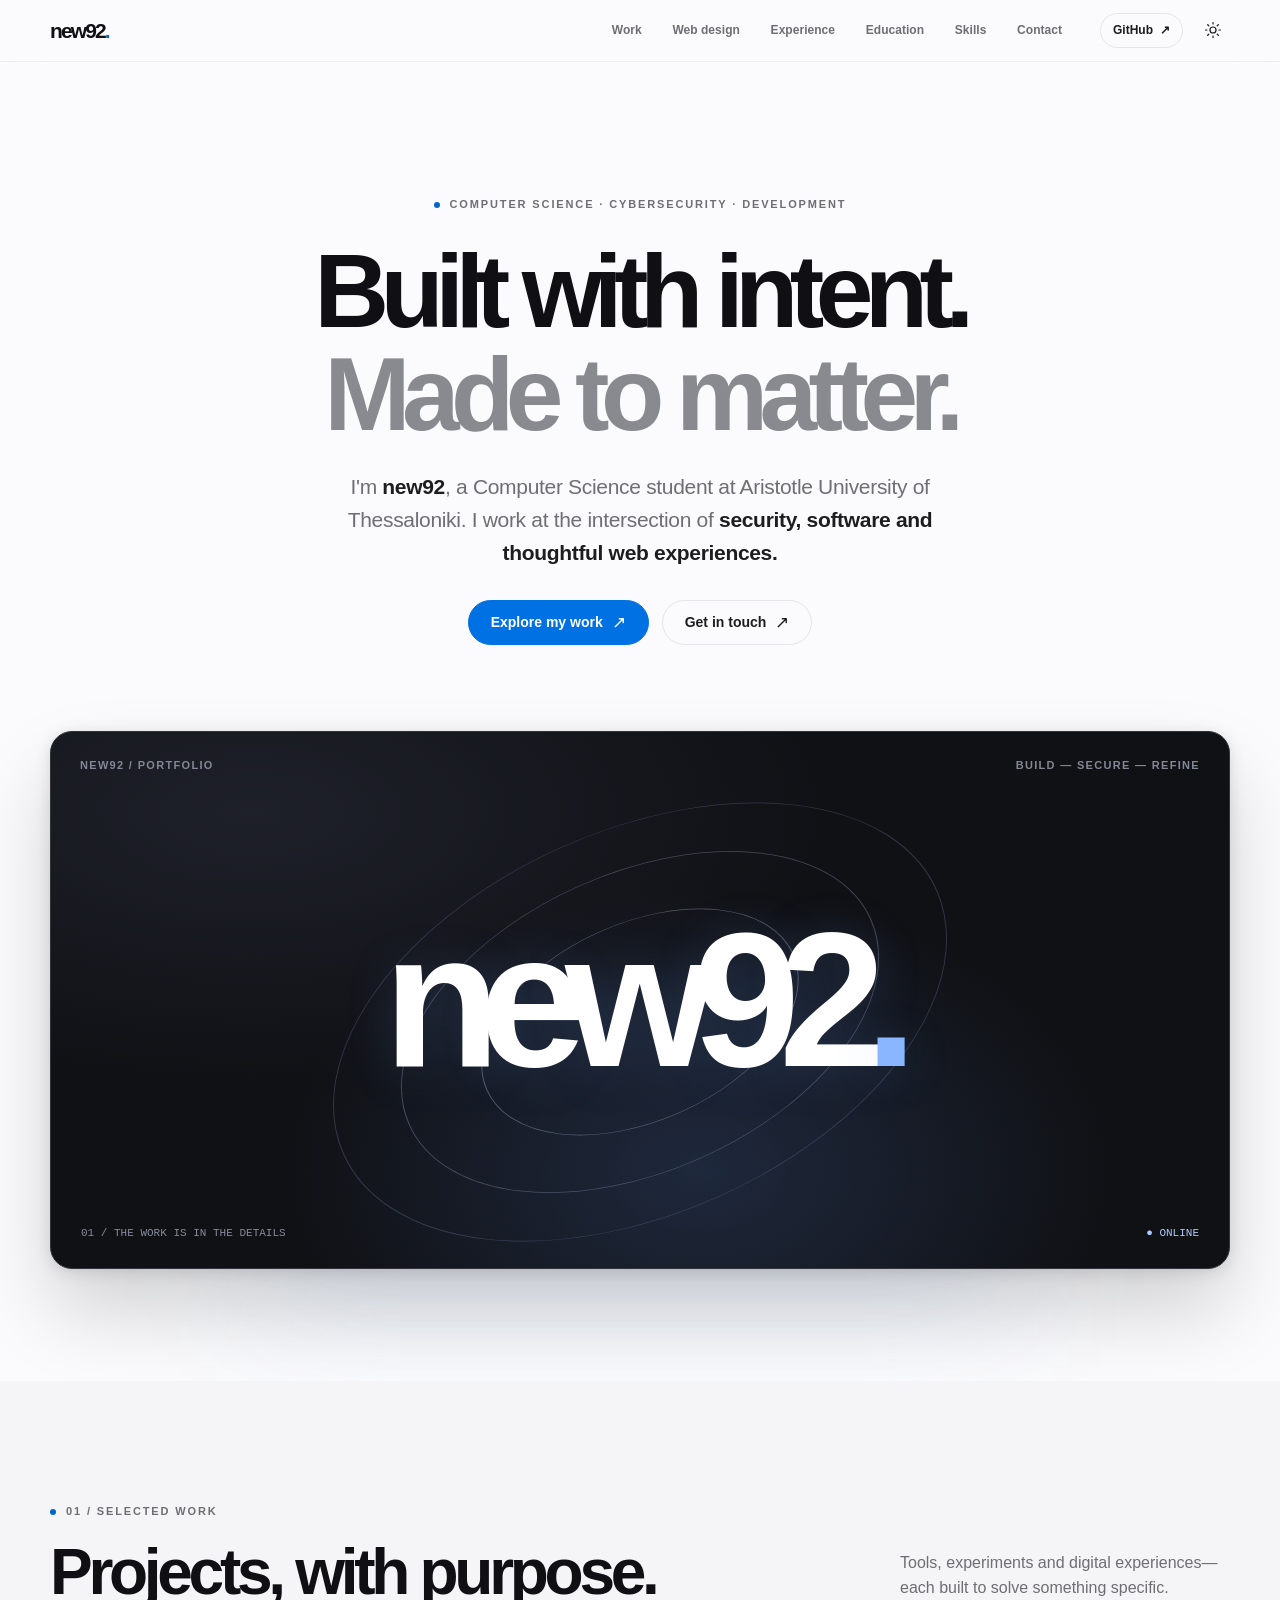
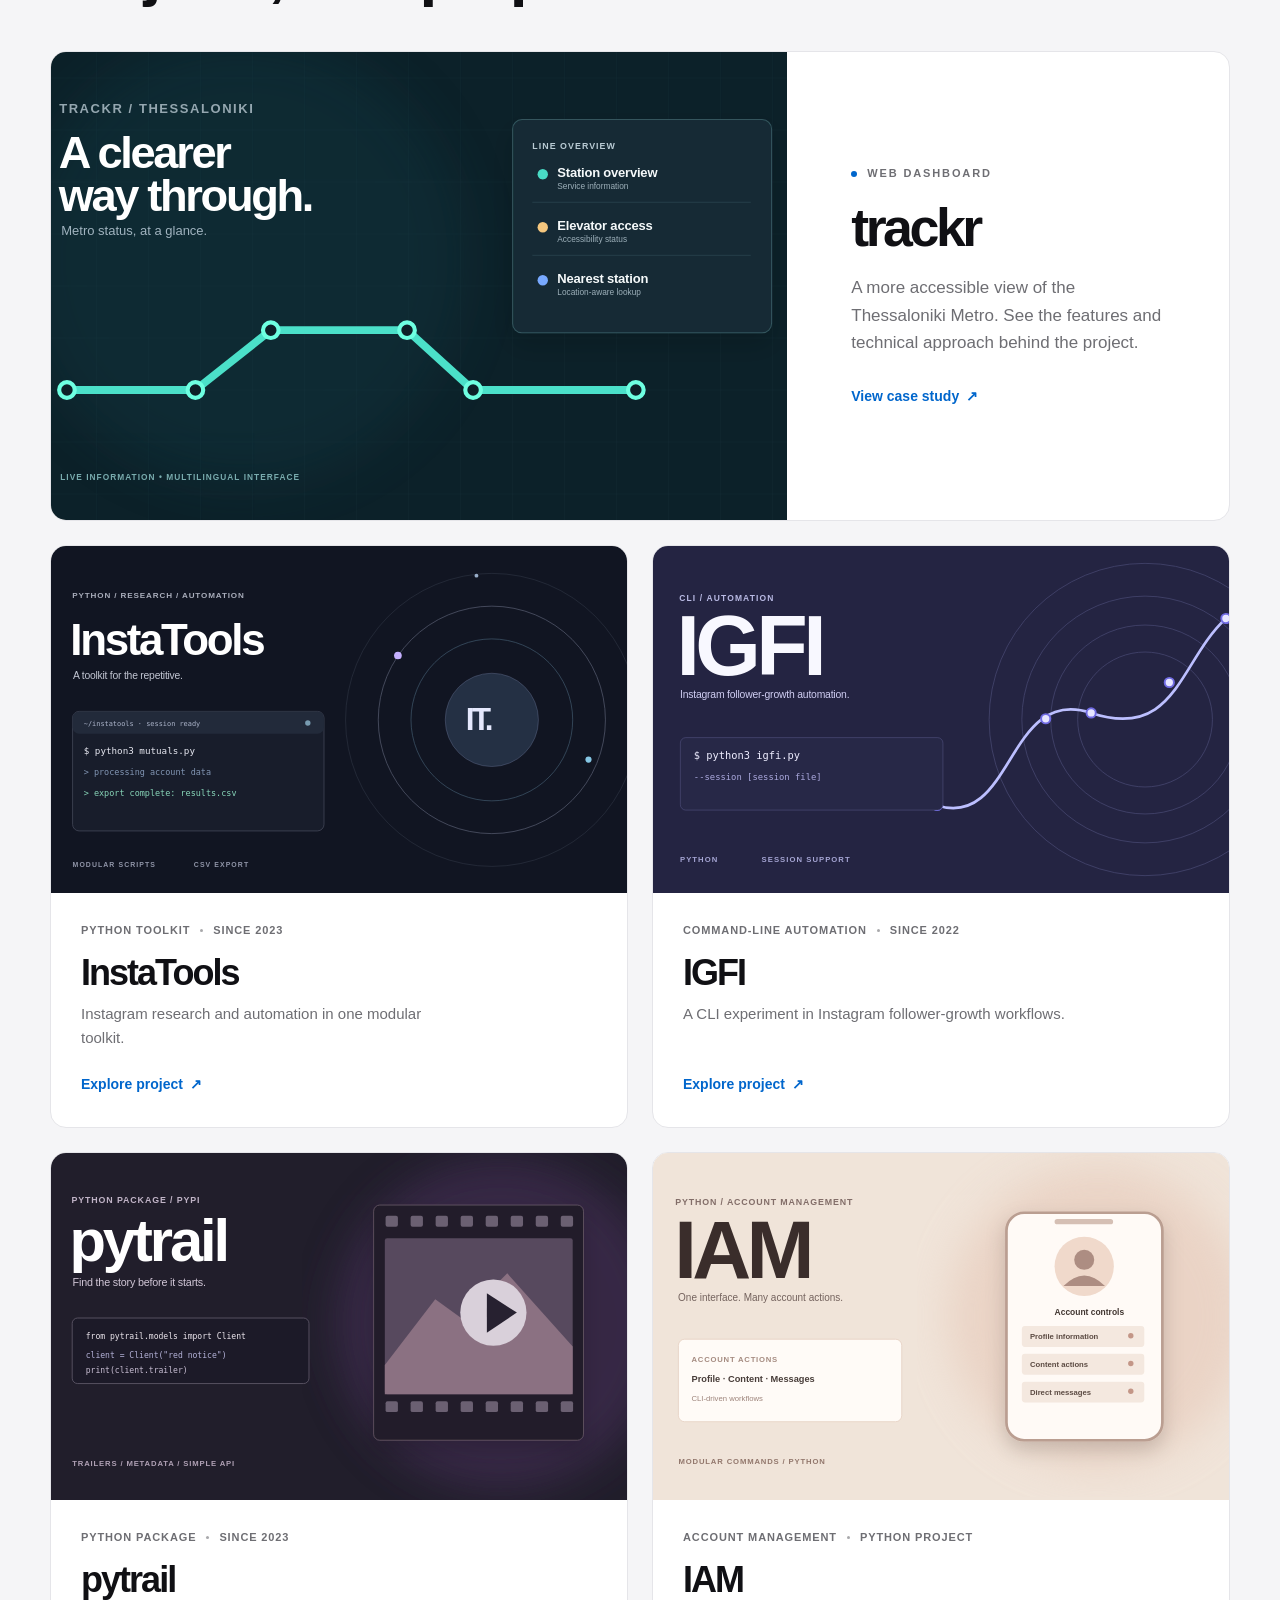
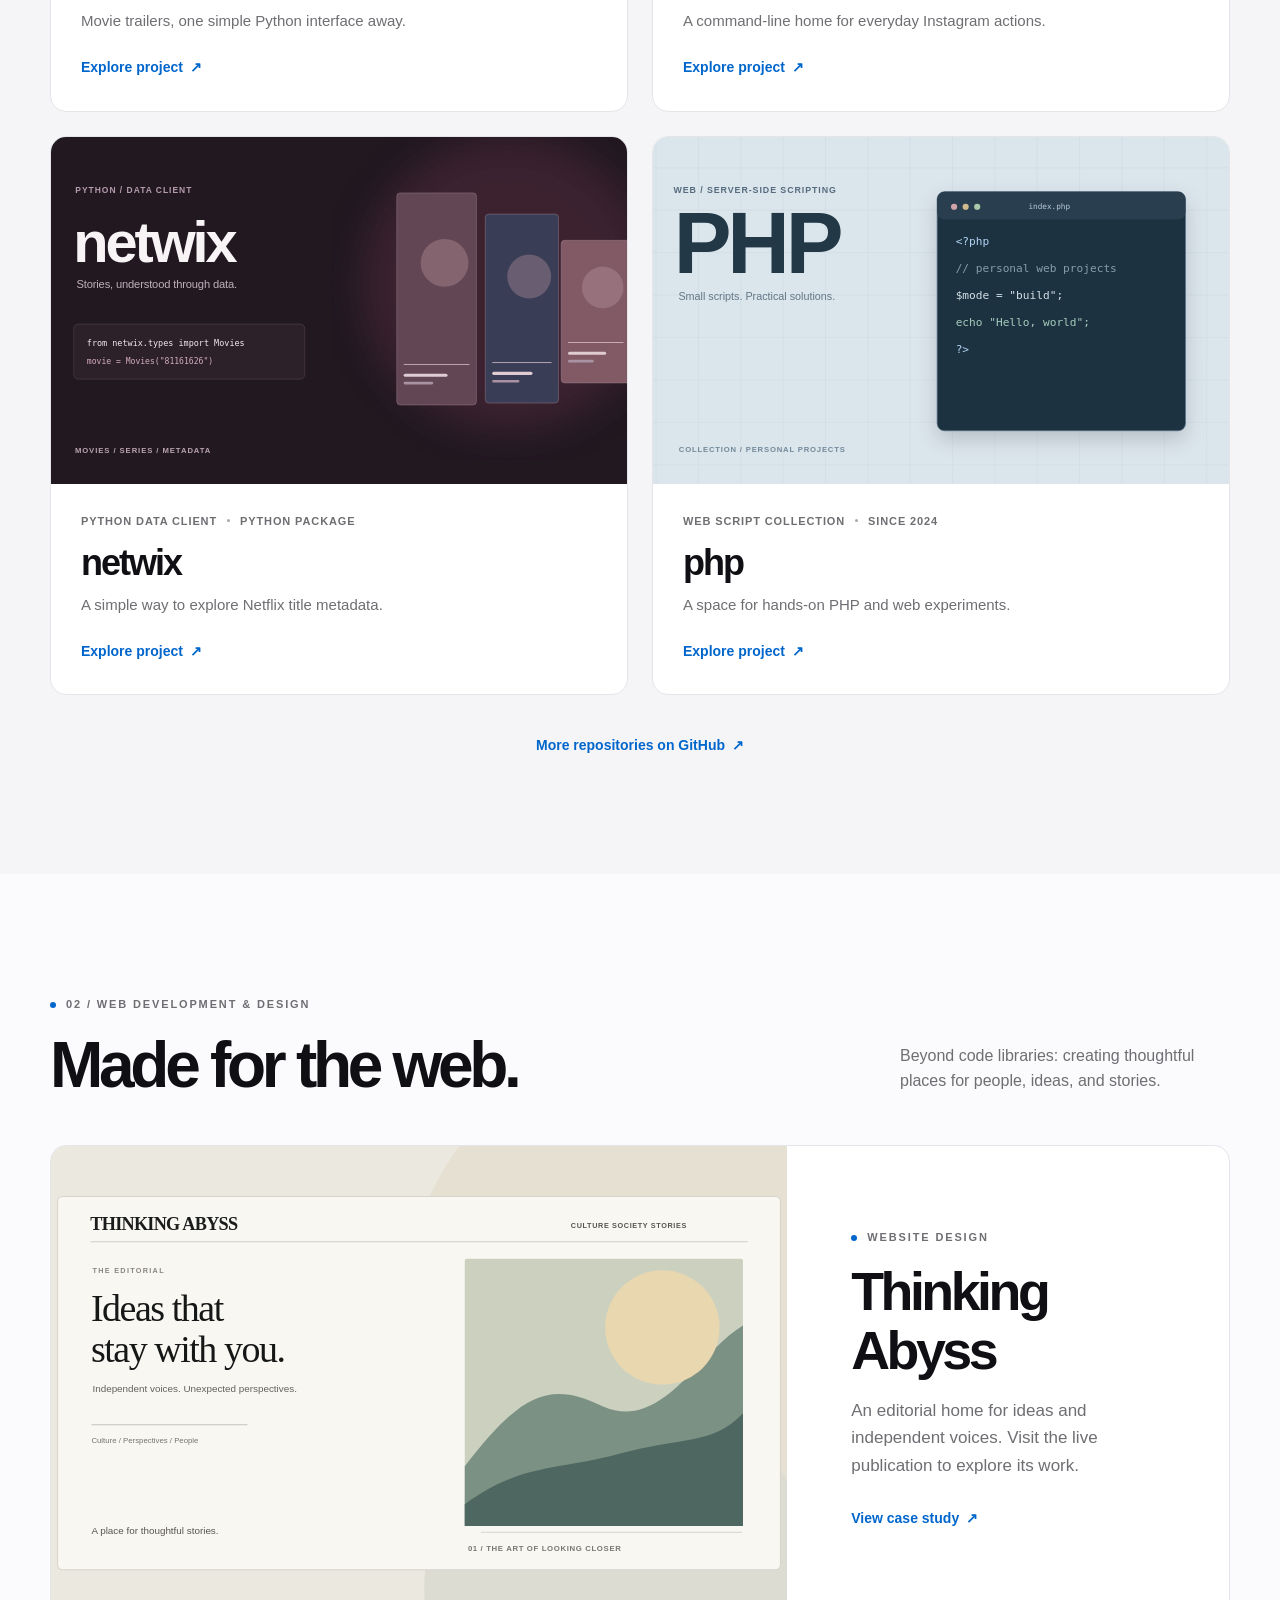
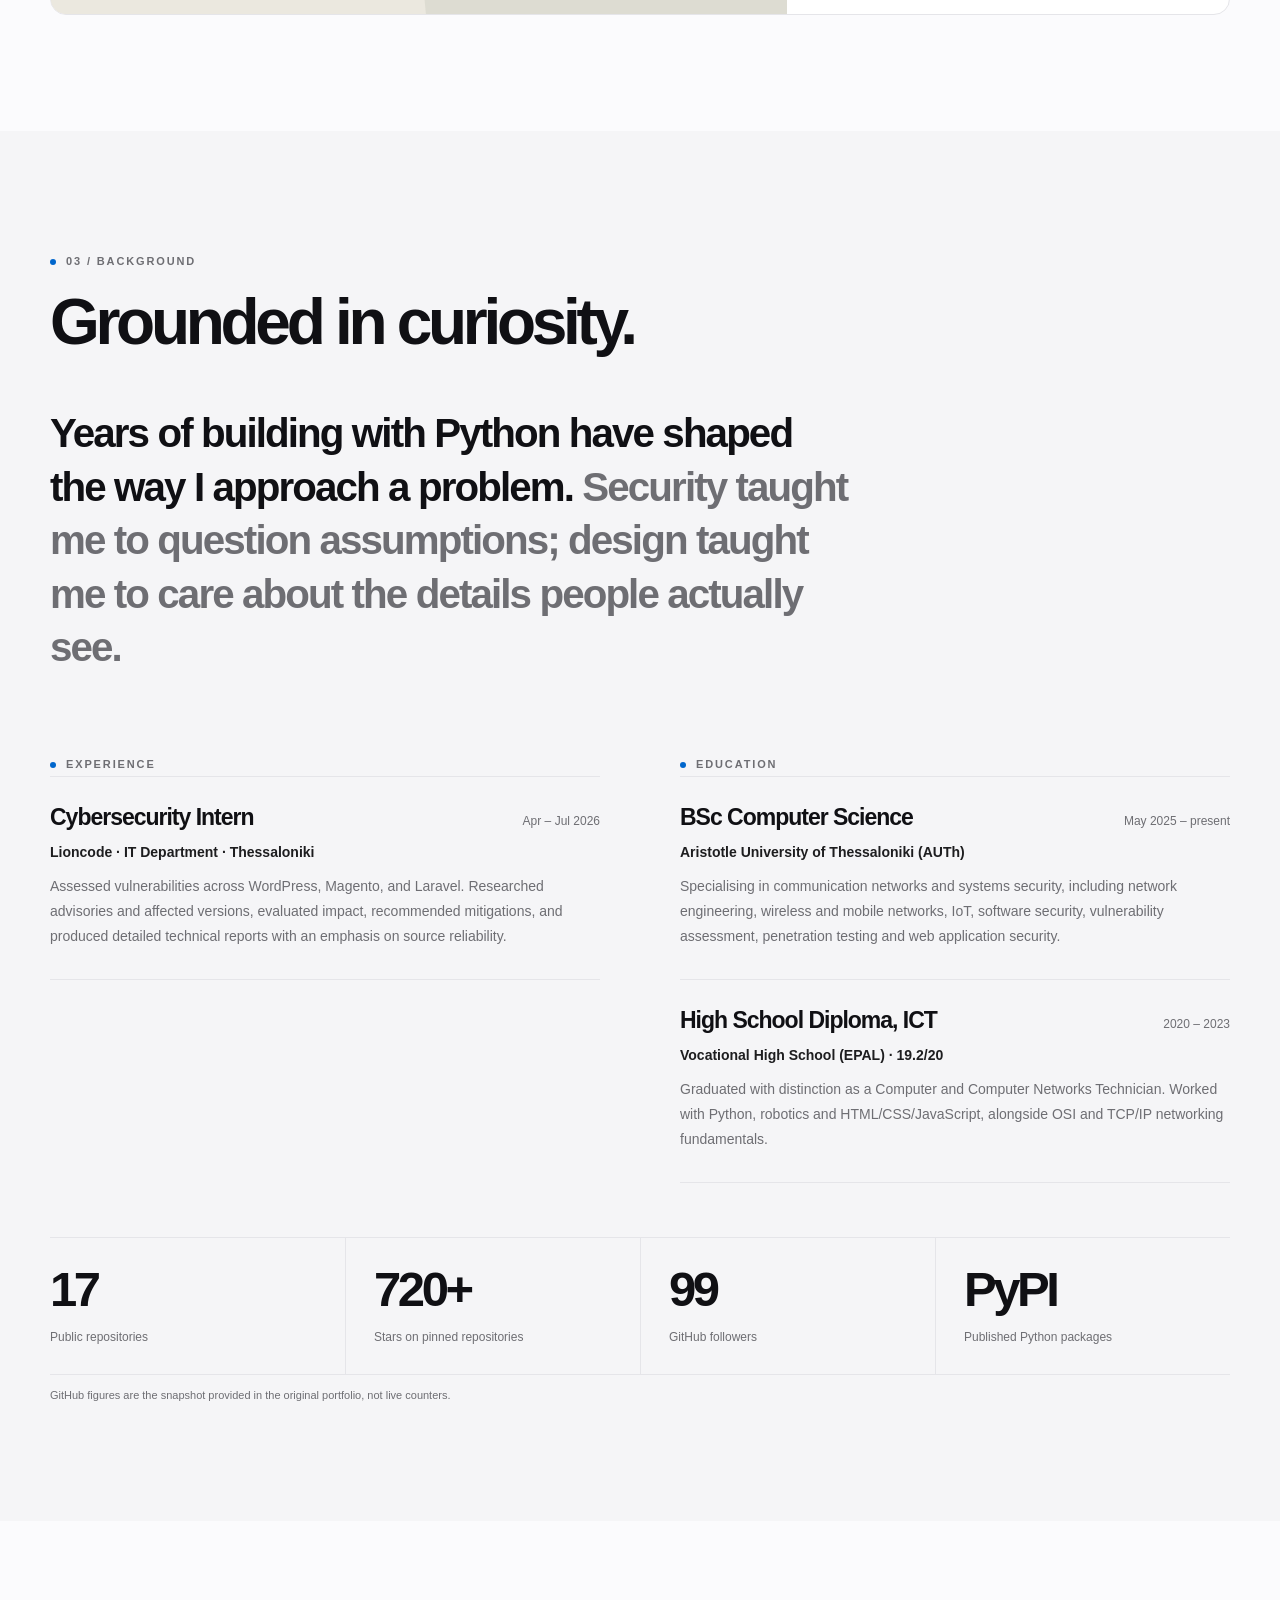
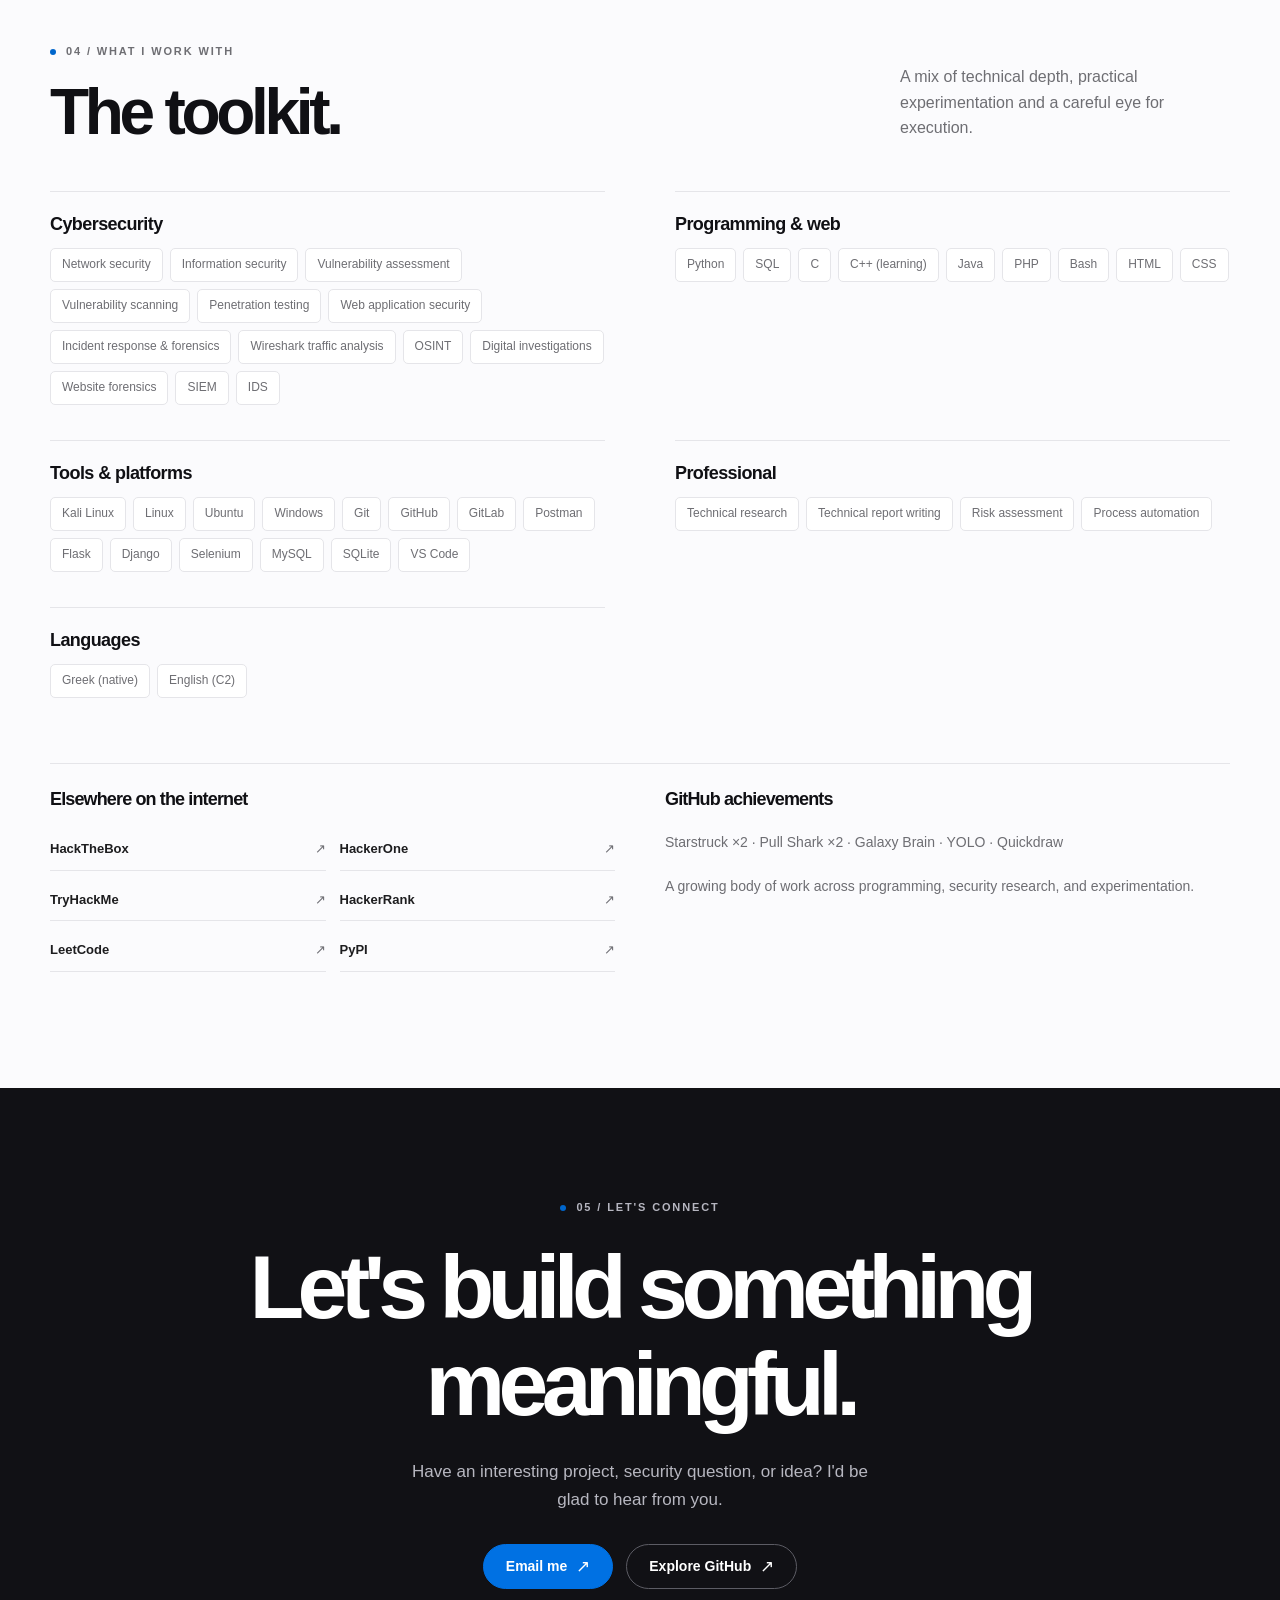
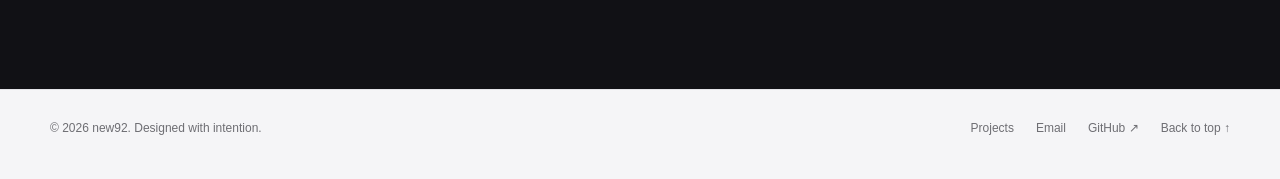
<file: index.html>
<!doctype html><html lang="en" id="top"><head><meta charset="utf-8"><meta name="viewport" content="width=device-width,initial-scale=1,viewport-fit=cover"><meta name="theme-color" content="#fbfbfd"><meta name="color-scheme" content="light dark"><meta name="description" content="new92 is a computer science student and developer specialising in cybersecurity, Python, web design and practical software projects."><title>new92 — Cybersecurity &amp; Software Development Portfolio</title><link rel="icon" href="assets/favicon.svg" type="image/svg+xml"><link rel="stylesheet" href="assets/style.css"></head><body><a class="skip-link" href="#main">Skip to content</a>
<nav class="site-nav" aria-label="Primary navigation"><div class="container nav-inner">
  <a class="brand" href="index.html" aria-label="new92 — home">new92<span class="brand-dot">.</span></a>
  <div id="site-menu" class="nav-links" data-menu><a href="index.html#work">Work</a><a href="index.html#web-development">Web design</a><a href="index.html#experience">Experience</a><a href="index.html#education">Education</a><a href="index.html#skills">Skills</a><a href="index.html#contact">Contact</a></div>
  <div class="nav-actions"><a class="nav-github" href="https://github.com/new92" target="_blank" rel="noopener noreferrer" aria-label="GitHub profile, opens in a new tab">GitHub <span aria-hidden="true">↗</span></a>
    <button class="icon-button" type="button" data-theme-toggle aria-label="Toggle color theme" title="Toggle appearance"><svg viewBox="0 0 24 24" aria-hidden="true"><circle cx="12" cy="12" r="4"/><path d="M12 2v2m0 16v2M4.93 4.93l1.41 1.41m11.32 11.32 1.41 1.41M2 12h2m16 0h2M4.93 19.07l1.41-1.41M17.66 6.34l1.41-1.41"/></svg></button>
    <button class="icon-button menu-toggle" type="button" data-menu-toggle aria-expanded="false" aria-controls="site-menu" aria-label="Open navigation menu"><svg viewBox="0 0 24 24" aria-hidden="true"><path d="M4 7h16M4 12h16M4 17h16"/></svg></button>
  </div>
</div></nav><main id="main">
<section class="hero"><div class="container"><div class="hero-inner" data-reveal><div class="eyebrow">Computer Science · Cybersecurity · Development</div><h1>Built with intent.<span class="secondary">Made to matter.</span></h1><p class="hero-intro">I'm <strong>new92</strong>, a Computer Science student at Aristotle University of Thessaloniki. I work at the intersection of <strong>security, software and thoughtful web experiences.</strong></p><div class="button-row"><a class="button button-primary" href="#work">Explore my work <span class="button-arrow" aria-hidden="true">↗</span></a><a class="button" href="mailto:new92github@gmail.com">Get in touch <span class="button-arrow" aria-hidden="true">↗</span></a></div></div>
<div class="hero-stage" data-reveal><div class="hero-screen" role="img" aria-label="Abstract dark visual with concentric blue rings surrounding the new92 wordmark"><div class="stage-top"><span>NEW92 / PORTFOLIO</span><span>BUILD  —  SECURE  —  REFINE</span></div><div class="stage-center"><div class="stage-rings"></div><div class="stage-mark">new92<span>.</span></div></div><div class="stage-foot"><span>01 / THE WORK IS IN THE DETAILS</span><span class="point">● ONLINE</span></div></div></div>
</div></section>
<section class="section section-soft" id="work"><div class="container"><div class="section-heading" data-reveal><div><span class="eyebrow">01 / Selected work</span><h2>Projects, with purpose.</h2></div><p>Tools, experiments and digital experiences—each built to solve something specific.</p></div><article class="feature-card" data-reveal><a href="projects/trackr.html" class="feature-media" aria-label="Read trackr case study"><img src="assets/trackr.svg" alt="Conceptual illustration for the trackr project" width="1600" height="900" loading="lazy" decoding="async"></a><div class="feature-text"><div class="eyebrow">WEB DASHBOARD</div><h3>trackr</h3><p>A more accessible view of the Thessaloniki Metro. See the features and technical approach behind the project.</p><a class="text-link" href="projects/trackr.html">View case study <span aria-hidden="true">↗</span></a></div></article><div class="project-grid" style="margin-top:24px"><article class="project-tile" data-reveal><a href="projects/instatools.html" class="tile-art" aria-label="Read InstaTools project case study"><img src="assets/instatools.svg" alt="Conceptual illustration for the InstaTools project" width="1600" height="900" loading="lazy" decoding="async"></a><div class="tile-copy"><div class="tile-meta"><span>PYTHON TOOLKIT</span><span class="sep"></span><span>Since 2023</span></div><h3>InstaTools</h3><p>Instagram research and automation in one modular toolkit.</p><a class="text-link" href="projects/instatools.html">Explore project <span aria-hidden="true">↗</span></a></div></article><article class="project-tile" data-reveal><a href="projects/igfi.html" class="tile-art" aria-label="Read IGFI project case study"><img src="assets/igfi.svg" alt="Conceptual illustration for the IGFI project" width="1600" height="900" loading="lazy" decoding="async"></a><div class="tile-copy"><div class="tile-meta"><span>COMMAND-LINE AUTOMATION</span><span class="sep"></span><span>Since 2022</span></div><h3>IGFI</h3><p>A CLI experiment in Instagram follower-growth workflows.</p><a class="text-link" href="projects/igfi.html">Explore project <span aria-hidden="true">↗</span></a></div></article><article class="project-tile" data-reveal><a href="projects/pytrail.html" class="tile-art" aria-label="Read pytrail project case study"><img src="assets/pytrail.svg" alt="Conceptual illustration for the pytrail project" width="1600" height="900" loading="lazy" decoding="async"></a><div class="tile-copy"><div class="tile-meta"><span>PYTHON PACKAGE</span><span class="sep"></span><span>Since 2023</span></div><h3>pytrail</h3><p>Movie trailers, one simple Python interface away.</p><a class="text-link" href="projects/pytrail.html">Explore project <span aria-hidden="true">↗</span></a></div></article><article class="project-tile" data-reveal><a href="projects/iam.html" class="tile-art" aria-label="Read IAM project case study"><img src="assets/iam.svg" alt="Conceptual illustration for the IAM project" width="1600" height="900" loading="lazy" decoding="async"></a><div class="tile-copy"><div class="tile-meta"><span>ACCOUNT MANAGEMENT</span><span class="sep"></span><span>Python project</span></div><h3>IAM</h3><p>A command-line home for everyday Instagram actions.</p><a class="text-link" href="projects/iam.html">Explore project <span aria-hidden="true">↗</span></a></div></article><article class="project-tile" data-reveal><a href="projects/netwix.html" class="tile-art" aria-label="Read netwix project case study"><img src="assets/netwix.svg" alt="Conceptual illustration for the netwix project" width="1600" height="900" loading="lazy" decoding="async"></a><div class="tile-copy"><div class="tile-meta"><span>PYTHON DATA CLIENT</span><span class="sep"></span><span>Python package</span></div><h3>netwix</h3><p>A simple way to explore Netflix title metadata.</p><a class="text-link" href="projects/netwix.html">Explore project <span aria-hidden="true">↗</span></a></div></article><article class="project-tile" data-reveal><a href="projects/php.html" class="tile-art" aria-label="Read php project case study"><img src="assets/php.svg" alt="Conceptual illustration for the php project" width="1600" height="900" loading="lazy" decoding="async"></a><div class="tile-copy"><div class="tile-meta"><span>WEB SCRIPT COLLECTION</span><span class="sep"></span><span>Since 2024</span></div><h3>php</h3><p>A space for hands-on PHP and web experiments.</p><a class="text-link" href="projects/php.html">Explore project <span aria-hidden="true">↗</span></a></div></article></div><div class="center-link"><a class="text-link" href="https://github.com/new92?tab=repositories" target="_blank" rel="noopener noreferrer">More repositories on GitHub <span aria-hidden="true">↗</span></a></div></div></section>
<section class="section" id="web-development"><div class="container"><div class="section-heading" data-reveal><div><span class="eyebrow">02 / Web development & design</span><h2>Made for the web.</h2></div><p>Beyond code libraries: creating thoughtful places for people, ideas, and stories.</p></div><article class="feature-card" data-reveal><a href="projects/thinking-abyss.html" class="feature-media" aria-label="Read Thinking Abyss case study"><img src="assets/thinking-abyss.svg" alt="Conceptual illustration for the Thinking Abyss project" width="1600" height="900" loading="lazy" decoding="async"></a><div class="feature-text"><div class="eyebrow">WEBSITE DESIGN</div><h3>Thinking Abyss</h3><p>An editorial home for ideas and independent voices. Visit the live publication to explore its work.</p><a class="text-link" href="projects/thinking-abyss.html">View case study <span aria-hidden="true">↗</span></a></div></article></div></section>
<section class="section section-soft about-section" id="experience"><div class="container"><div class="section-heading" data-reveal><div><span class="eyebrow">03 / Background</span><h2>Grounded in curiosity.</h2></div></div>
<p class="about-intro" data-reveal>Years of building with Python have shaped the way I approach a problem. <span>Security taught me to question assumptions; design taught me to care about the details people actually see.</span></p>
<div class="simple-grid"><div data-reveal><span class="eyebrow">Experience</span><div class="timeline-item"><div class="timeline-top"><h3>Cybersecurity Intern</h3><span class="timeline-date">Apr – Jul 2026</span></div><div class="timeline-place">Lioncode · IT Department · Thessaloniki</div><p>Assessed vulnerabilities across WordPress, Magento, and Laravel. Researched advisories and affected versions, evaluated impact, recommended mitigations, and produced detailed technical reports with an emphasis on source reliability.</p></div></div>
<div id="education" data-reveal><span class="eyebrow">Education</span><div class="timeline-item"><div class="timeline-top"><h3>BSc Computer Science</h3><span class="timeline-date">May 2025 – present</span></div><div class="timeline-place">Aristotle University of Thessaloniki (AUTh)</div><p>Specialising in communication networks and systems security, including network engineering, wireless and mobile networks, IoT, software security, vulnerability assessment, penetration testing and web application security.</p></div>
<div class="timeline-item"><div class="timeline-top"><h3>High School Diploma, ICT</h3><span class="timeline-date">2020 – 2023</span></div><div class="timeline-place">Vocational High School (EPAL) · 19.2/20</div><p>Graduated with distinction as a Computer and Computer Networks Technician. Worked with Python, robotics and HTML/CSS/JavaScript, alongside OSI and TCP/IP networking fundamentals.</p></div></div></div>
<div class="metrics" data-reveal><div class="metric"><strong>17</strong><span>Public repositories</span></div><div class="metric"><strong>720+</strong><span>Stars on pinned repositories</span></div><div class="metric"><strong>99</strong><span>GitHub followers</span></div><div class="metric"><strong>PyPI</strong><span>Published Python packages</span></div></div><p class="metrics-note">GitHub figures are the snapshot provided in the original portfolio, not live counters.</p>
</div></section>
<section class="section" id="skills"><div class="container"><div class="section-heading" data-reveal><div><span class="eyebrow">04 / What I work with</span><h2>The toolkit.</h2></div><p>A mix of technical depth, practical experimentation and a careful eye for execution.</p></div>
<div class="skills-grid"><div class="skill-group" data-reveal><h3>Cybersecurity</h3><ul class="skill-list"><li>Network security</li><li>Information security</li><li>Vulnerability assessment</li><li>Vulnerability scanning</li><li>Penetration testing</li><li>Web application security</li><li>Incident response &amp; forensics</li><li>Wireshark traffic analysis</li><li>OSINT</li><li>Digital investigations</li><li>Website forensics</li><li>SIEM</li><li>IDS</li></ul></div><div class="skill-group" data-reveal><h3>Programming &amp; web</h3><ul class="skill-list"><li>Python</li><li>SQL</li><li>C</li><li>C++ (learning)</li><li>Java</li><li>PHP</li><li>Bash</li><li>HTML</li><li>CSS</li></ul></div><div class="skill-group" data-reveal><h3>Tools &amp; platforms</h3><ul class="skill-list"><li>Kali Linux</li><li>Linux</li><li>Ubuntu</li><li>Windows</li><li>Git</li><li>GitHub</li><li>GitLab</li><li>Postman</li><li>Flask</li><li>Django</li><li>Selenium</li><li>MySQL</li><li>SQLite</li><li>VS Code</li></ul></div><div class="skill-group" data-reveal><h3>Professional</h3><ul class="skill-list"><li>Technical research</li><li>Technical report writing</li><li>Risk assessment</li><li>Process automation</li></ul></div><div class="skill-group" data-reveal><h3>Languages</h3><ul class="skill-list"><li>Greek (native)</li><li>English (C2)</li></ul></div></div><div class="profiles-panel"><div data-reveal><h3>Elsewhere on the internet</h3><div class="profile-list"><a href="https://app.hackthebox.com/users/1884355" target="_blank" rel="noopener noreferrer">HackTheBox <span>↗</span></a><a href="https://hackerone.com/anub1sh4ck" target="_blank" rel="noopener noreferrer">HackerOne <span>↗</span></a><a href="https://tryhackme.com/p/new92" target="_blank" rel="noopener noreferrer">TryHackMe <span>↗</span></a><a href="https://www.hackerrank.com/new92" target="_blank" rel="noopener noreferrer">HackerRank <span>↗</span></a><a href="https://www.leetcode.com/new92" target="_blank" rel="noopener noreferrer">LeetCode <span>↗</span></a><a href="https://pypi.org/user/new92/" target="_blank" rel="noopener noreferrer">PyPI <span>↗</span></a></div></div><div data-reveal><h3>GitHub achievements</h3><p class="achievement-list">Starstruck ×2 · Pull Shark ×2 · Galaxy Brain · YOLO · Quickdraw</p><p style="margin-top:17px;color:var(--muted);font-size:14px">A growing body of work across programming, security research, and experimentation.</p></div></div></div></section>
<section class="contact-band" id="contact"><div class="container" data-reveal><span class="eyebrow">05 / Let's connect</span><h2>Let's build something<br>meaningful.</h2><p>Have an interesting project, security question, or idea? I'd be glad to hear from you.</p><div class="button-row"><a class="button button-primary" href="mailto:new92github@gmail.com">Email me <span class="button-arrow" aria-hidden="true">↗</span></a><a class="button" href="https://github.com/new92" target="_blank" rel="noopener noreferrer">Explore GitHub <span class="button-arrow" aria-hidden="true">↗</span></a></div></div></section>
</main><footer class="site-footer"><div class="container footer-inner"><span>© 2026 new92. Designed with intention.</span><div class="footer-links"><a href="index.html#work">Projects</a><a href="mailto:new92github@gmail.com">Email</a><a href="https://github.com/new92" target="_blank" rel="noopener noreferrer">GitHub ↗</a><a href="#top">Back to top ↑</a></div></div></footer><script src="assets/site.js" defer></script></body></html>
</file>
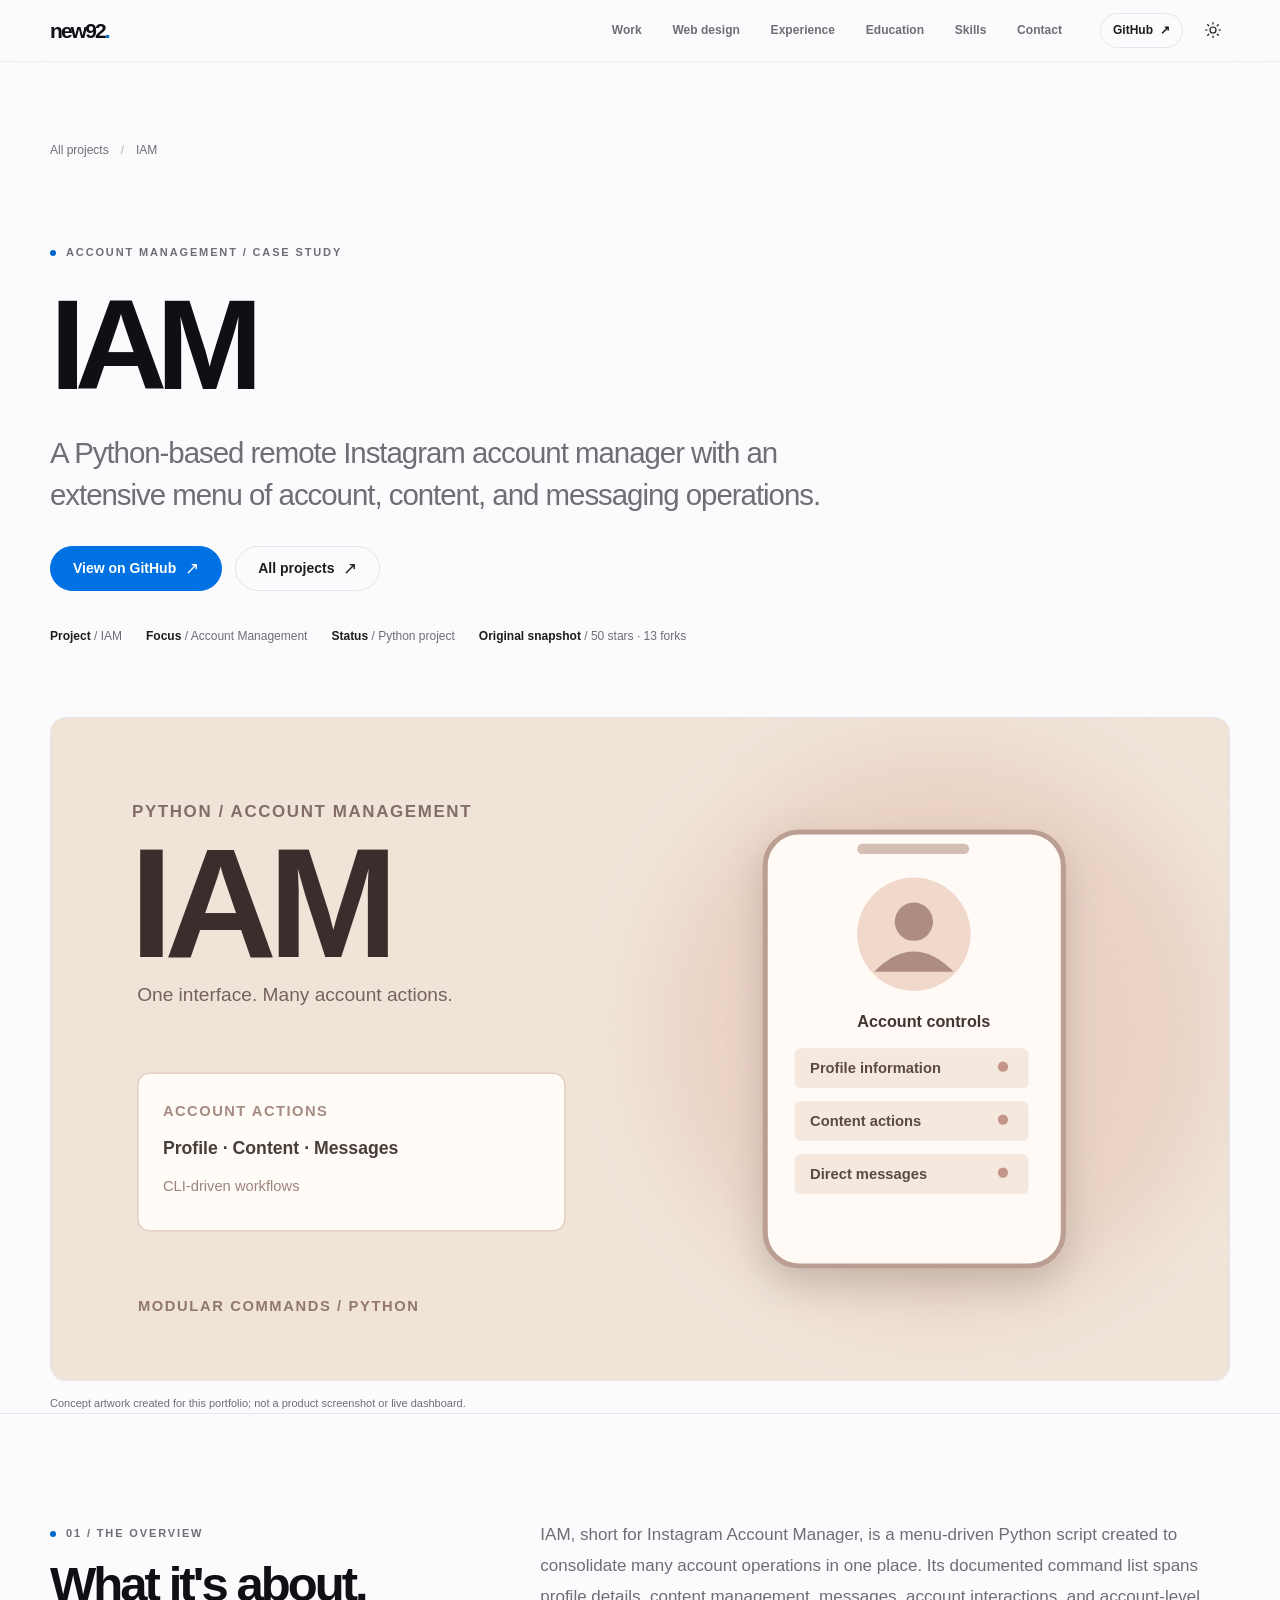
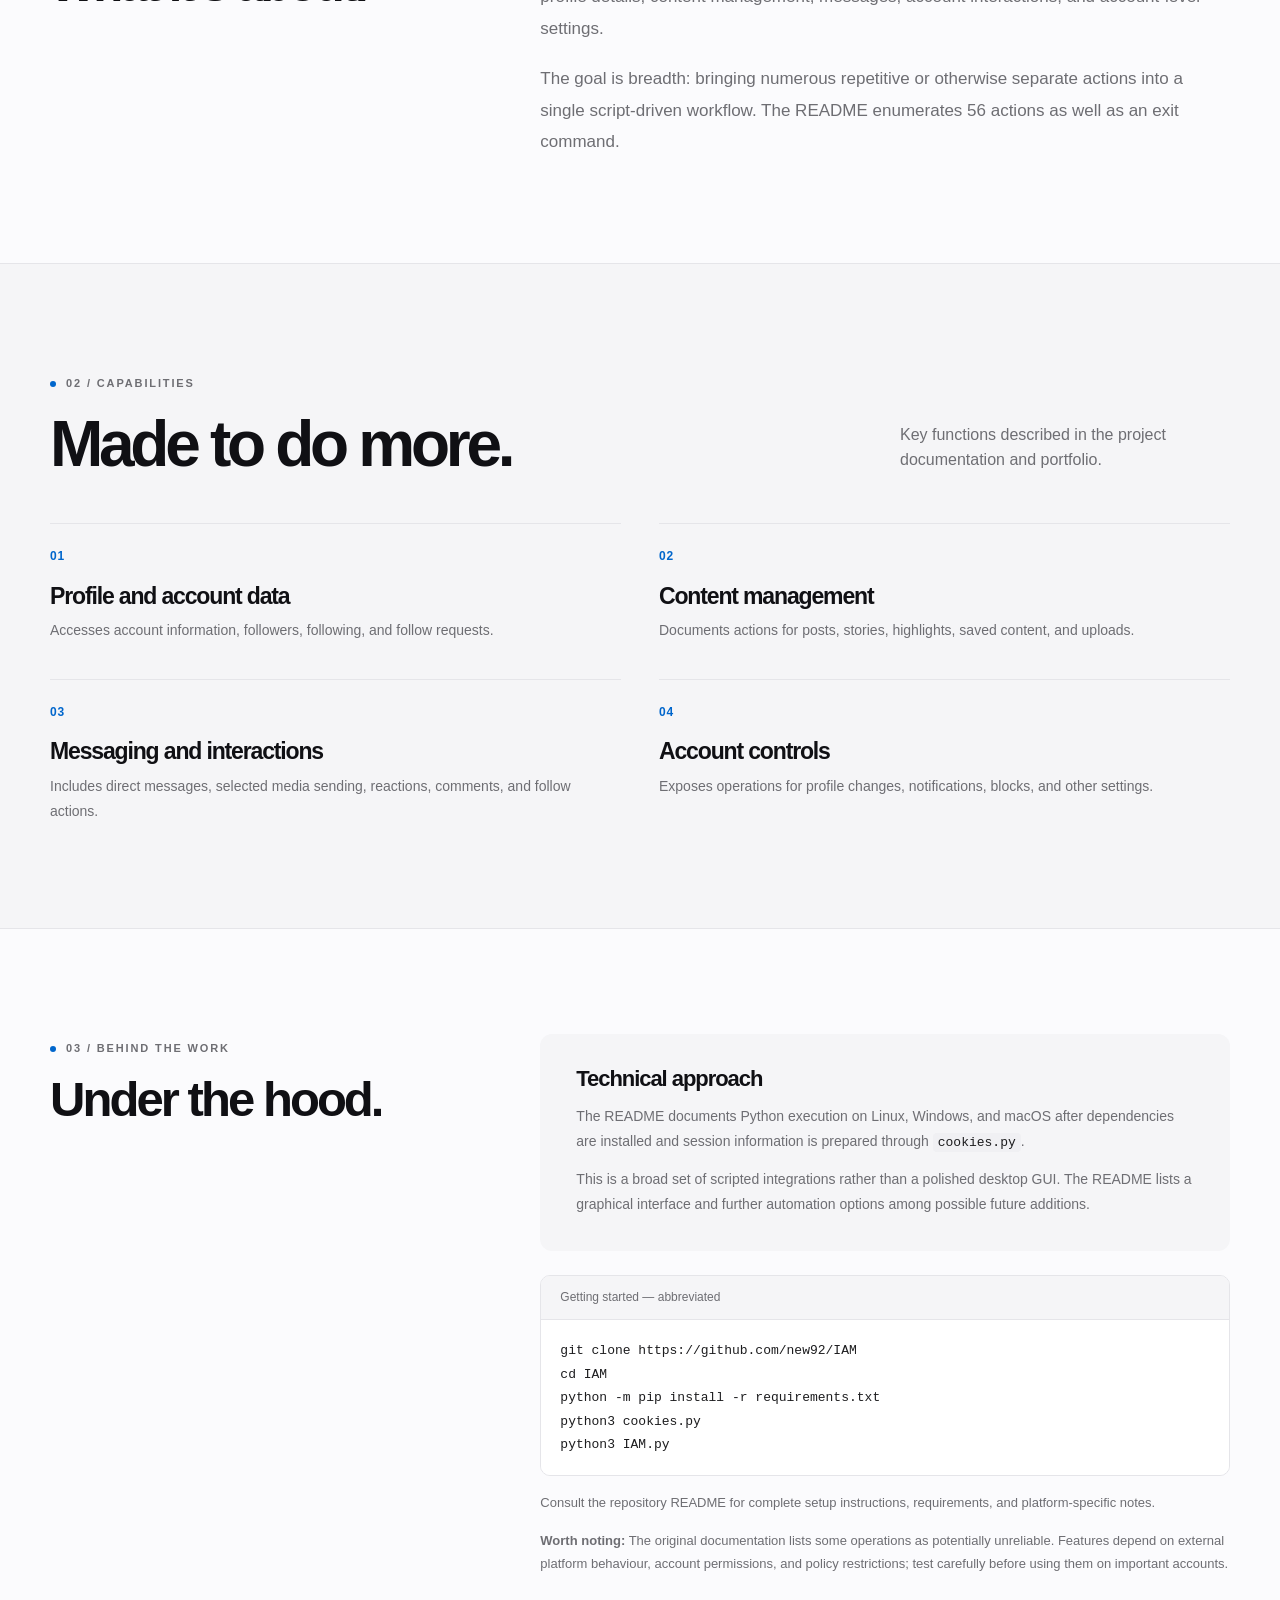
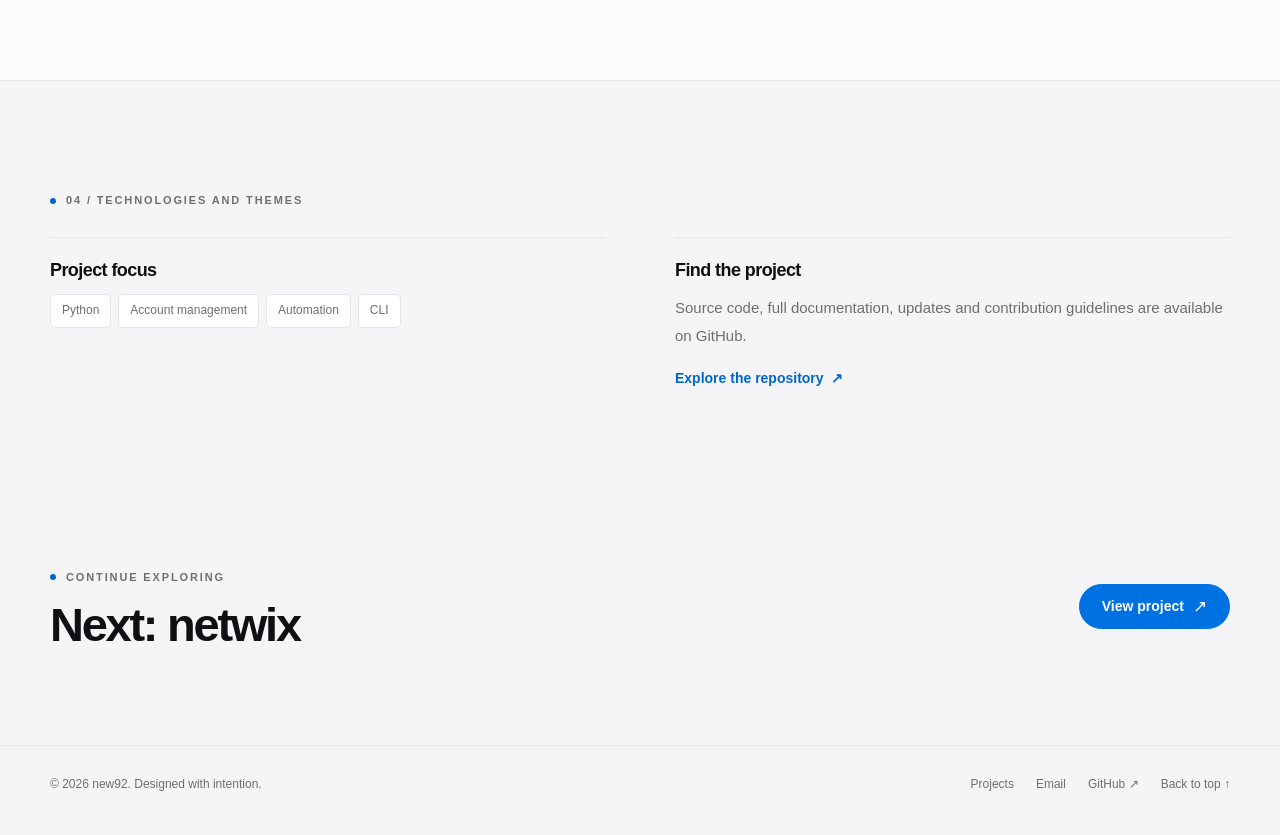
<file: projects/iam.html>
<!doctype html><html lang="en" id="top"><head><meta charset="utf-8"><meta name="viewport" content="width=device-width,initial-scale=1,viewport-fit=cover"><meta name="theme-color" content="#fbfbfd"><meta name="color-scheme" content="light dark"><meta name="description" content="A Python-based remote Instagram account manager with an extensive menu of account, content, and messaging operations."><title>IAM — Case Study | new92</title><link rel="icon" href="../assets/favicon.svg" type="image/svg+xml"><link rel="stylesheet" href="../assets/style.css"></head><body><a class="skip-link" href="#main">Skip to content</a>
<nav class="site-nav" aria-label="Primary navigation"><div class="container nav-inner">
  <a class="brand" href="../index.html" aria-label="new92 — home">new92<span class="brand-dot">.</span></a>
  <div id="site-menu" class="nav-links" data-menu><a href="../index.html#work">Work</a><a href="../index.html#web-development">Web design</a><a href="../index.html#experience">Experience</a><a href="../index.html#education">Education</a><a href="../index.html#skills">Skills</a><a href="../index.html#contact">Contact</a></div>
  <div class="nav-actions"><a class="nav-github" href="https://github.com/new92" target="_blank" rel="noopener noreferrer" aria-label="GitHub profile, opens in a new tab">GitHub <span aria-hidden="true">↗</span></a>
    <button class="icon-button" type="button" data-theme-toggle aria-label="Toggle color theme" title="Toggle appearance"><svg viewBox="0 0 24 24" aria-hidden="true"><circle cx="12" cy="12" r="4"/><path d="M12 2v2m0 16v2M4.93 4.93l1.41 1.41m11.32 11.32 1.41 1.41M2 12h2m16 0h2M4.93 19.07l1.41-1.41M17.66 6.34l1.41-1.41"/></svg></button>
    <button class="icon-button menu-toggle" type="button" data-menu-toggle aria-expanded="false" aria-controls="site-menu" aria-label="Open navigation menu"><svg viewBox="0 0 24 24" aria-hidden="true"><path d="M4 7h16M4 12h16M4 17h16"/></svg></button>
  </div>
</div></nav><main id="main"><header class="project-hero"><div class="container"><div class="breadcrumb"><a href="../index.html#work">All projects</a><span class="chevron" aria-hidden="true">/</span><span>IAM</span></div><div data-reveal><div class="eyebrow">ACCOUNT MANAGEMENT / CASE STUDY</div><h1 class="project-title">IAM</h1><p class="project-deck">A Python-based remote Instagram account manager with an extensive menu of account, content, and messaging operations.</p><div class="button-row" style="justify-content:flex-start"><a class="button button-primary" href="https://github.com/new92/IAM" target="_blank" rel="noopener noreferrer">View on GitHub <span class="button-arrow" aria-hidden="true">↗</span></a><a class="button" href="../index.html#work">All projects <span class="button-arrow" aria-hidden="true">↗</span></a></div><div class="project-info"><span><b>Project</b>  /  IAM</span><span><b>Focus</b>  /  Account Management</span><span><b>Status</b>  /  Python project</span><span><b>Original snapshot</b>  /  50 stars · 13 forks</span></div></div></div></header>
<div class="container" data-reveal><div class="case-visual"><img src="../assets/iam.svg" alt="Conceptual illustration for the IAM project" width="1600" height="900" loading="eager" decoding="async"></div><p class="caption">Concept artwork created for this portfolio; not a product screenshot or live dashboard.</p></div>
<section class="case-section"><div class="container case-layout"><div data-reveal><span class="eyebrow">01 / The overview</span><h2>What it's about.</h2></div><div class="case-body" data-reveal><p>IAM, short for Instagram Account Manager, is a menu-driven Python script created to consolidate many account operations in one place. Its documented command list spans profile details, content management, messages, account interactions, and account-level settings.</p><p>The goal is breadth: bringing numerous repetitive or otherwise separate actions into a single script-driven workflow. The README enumerates 56 actions as well as an exit command.</p></div></div></section><section class="case-section section-soft"><div class="container"><div class="section-heading" data-reveal><div><span class="eyebrow">02 / Capabilities</span><h2>Made to do more.</h2></div><p>Key functions described in the project documentation and portfolio.</p></div><div class="feature-list"><div class="feature-item" data-reveal><span class="feature-number">01</span><h3>Profile and account data</h3><p>Accesses account information, followers, following, and follow requests.</p></div><div class="feature-item" data-reveal><span class="feature-number">02</span><h3>Content management</h3><p>Documents actions for posts, stories, highlights, saved content, and uploads.</p></div><div class="feature-item" data-reveal><span class="feature-number">03</span><h3>Messaging and interactions</h3><p>Includes direct messages, selected media sending, reactions, comments, and follow actions.</p></div><div class="feature-item" data-reveal><span class="feature-number">04</span><h3>Account controls</h3><p>Exposes operations for profile changes, notifications, blocks, and other settings.</p></div></div></div></section><section class="case-section"><div class="container case-layout"><div data-reveal><span class="eyebrow">03 / Behind the work</span><h2>Under the hood.</h2></div><div data-reveal><div class="technical-box"><h3>Technical approach</h3><p>The README documents Python execution on Linux, Windows, and macOS after dependencies are installed and session information is prepared through <code>cookies.py</code>.</p><p>This is a broad set of scripted integrations rather than a polished desktop GUI. The README lists a graphical interface and further automation options among possible future additions.</p></div><div class="code-panel"><div class="code-caption">Getting started — abbreviated</div><pre><code>git clone https://github.com/new92/IAM
cd IAM
python -m pip install -r requirements.txt
python3 cookies.py
python3 IAM.py</code></pre></div><p class="case-note">Consult the repository README for complete setup instructions, requirements, and platform-specific notes.</p><p class="case-note"><strong>Worth noting:</strong> The original documentation lists some operations as potentially unreliable. Features depend on external platform behaviour, account permissions, and policy restrictions; test carefully before using them on important accounts.</p></div></div></section><section class="case-section section-soft"><div class="container"><span class="eyebrow">04 / Technologies and themes</span><div class="skills-grid" style="margin-top:25px"><div class="skill-group"><h3>Project focus</h3><ul class="skill-list"><li>Python</li><li>Account management</li><li>Automation</li><li>CLI</li></ul></div><div class="skill-group"><h3>Find the project</h3><p class="case-body" style="font-size:15px">Source code, full documentation, updates and contribution guidelines are available on GitHub.</p><p style="margin-top:15px"><a class="text-link" href="https://github.com/new92/IAM" target="_blank" rel="noopener noreferrer">Explore the repository <span aria-hidden="true">↗</span></a></p></div></div></div></section><section class="case-cta"><div class="container next-row"><div><span class="eyebrow">Continue exploring</span><h2>Next: netwix</h2></div><a class="button button-primary" href="netwix.html">View project <span class="button-arrow" aria-hidden="true">↗</span></a></div></section></main><footer class="site-footer"><div class="container footer-inner"><span>© 2026 new92. Designed with intention.</span><div class="footer-links"><a href="../index.html#work">Projects</a><a href="mailto:new92github@gmail.com">Email</a><a href="https://github.com/new92" target="_blank" rel="noopener noreferrer">GitHub ↗</a><a href="#top">Back to top ↑</a></div></div></footer><script src="../assets/site.js" defer></script></body></html>
</file>
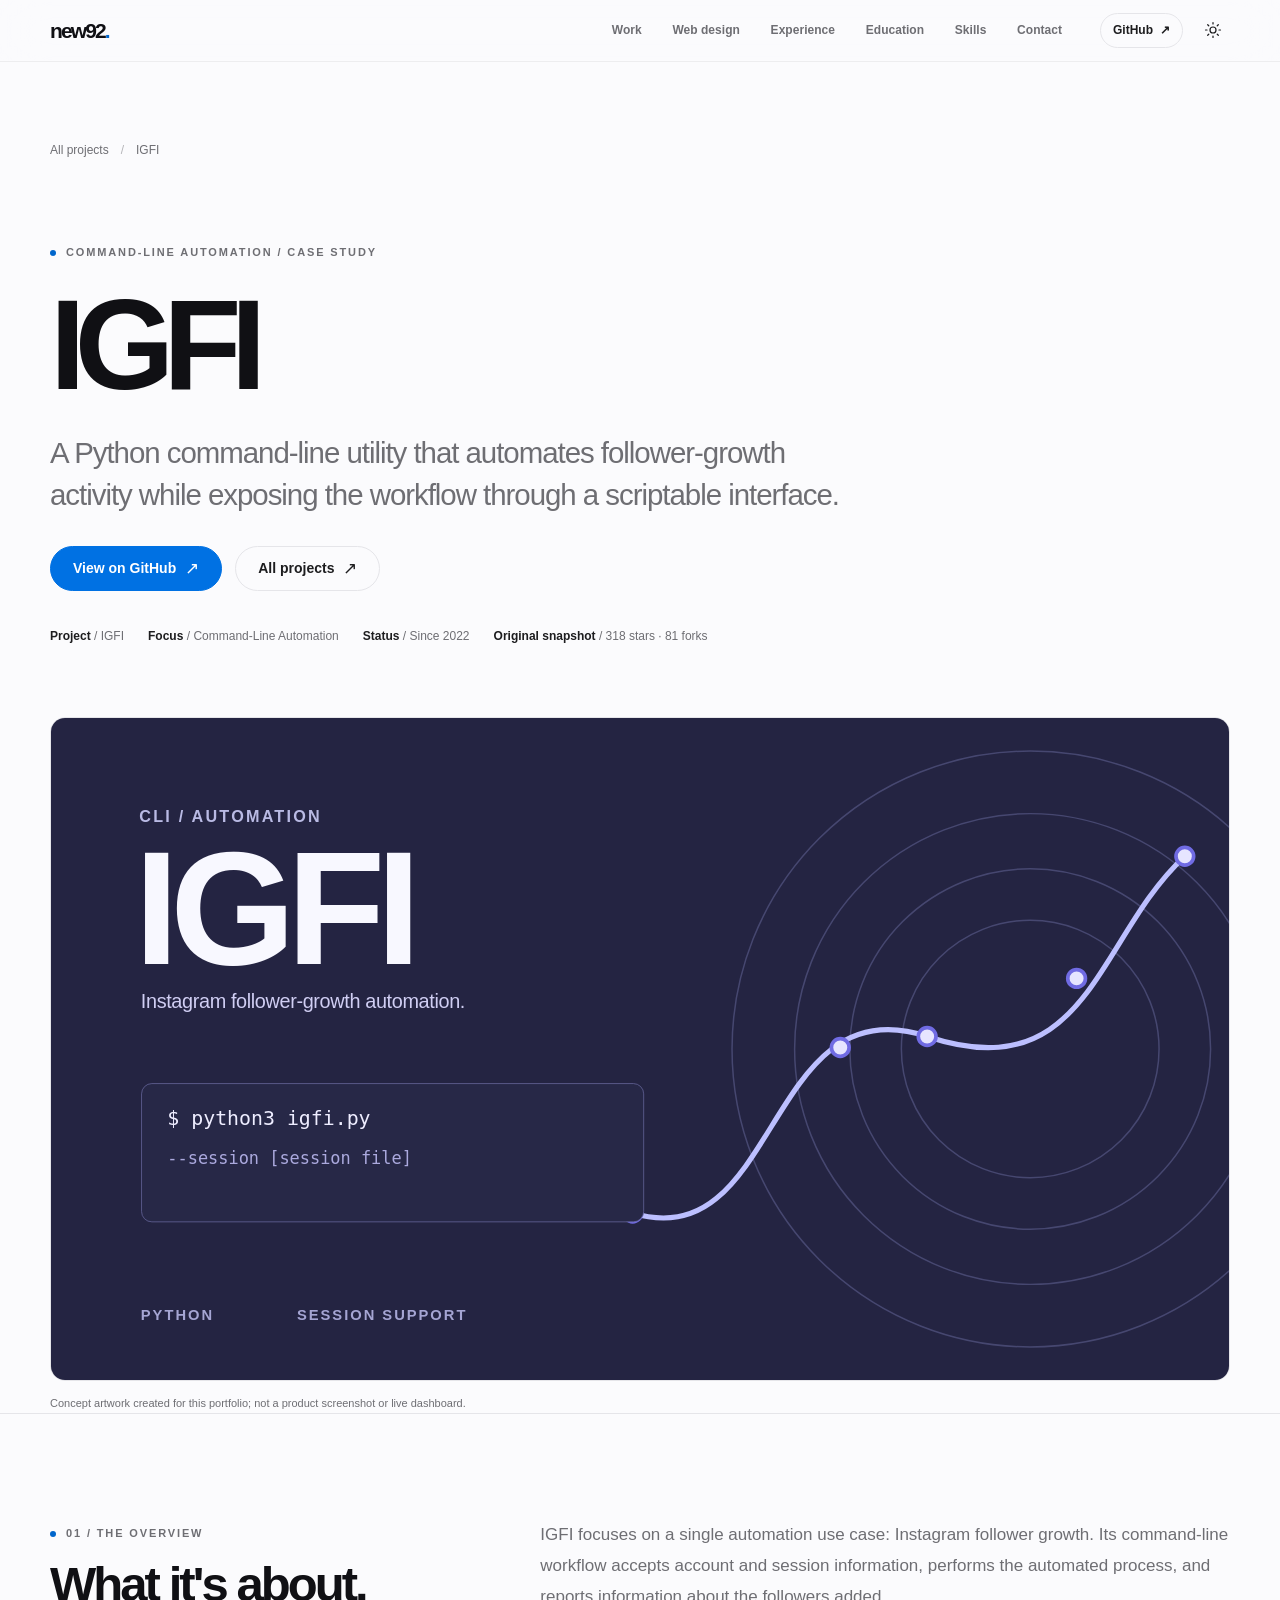
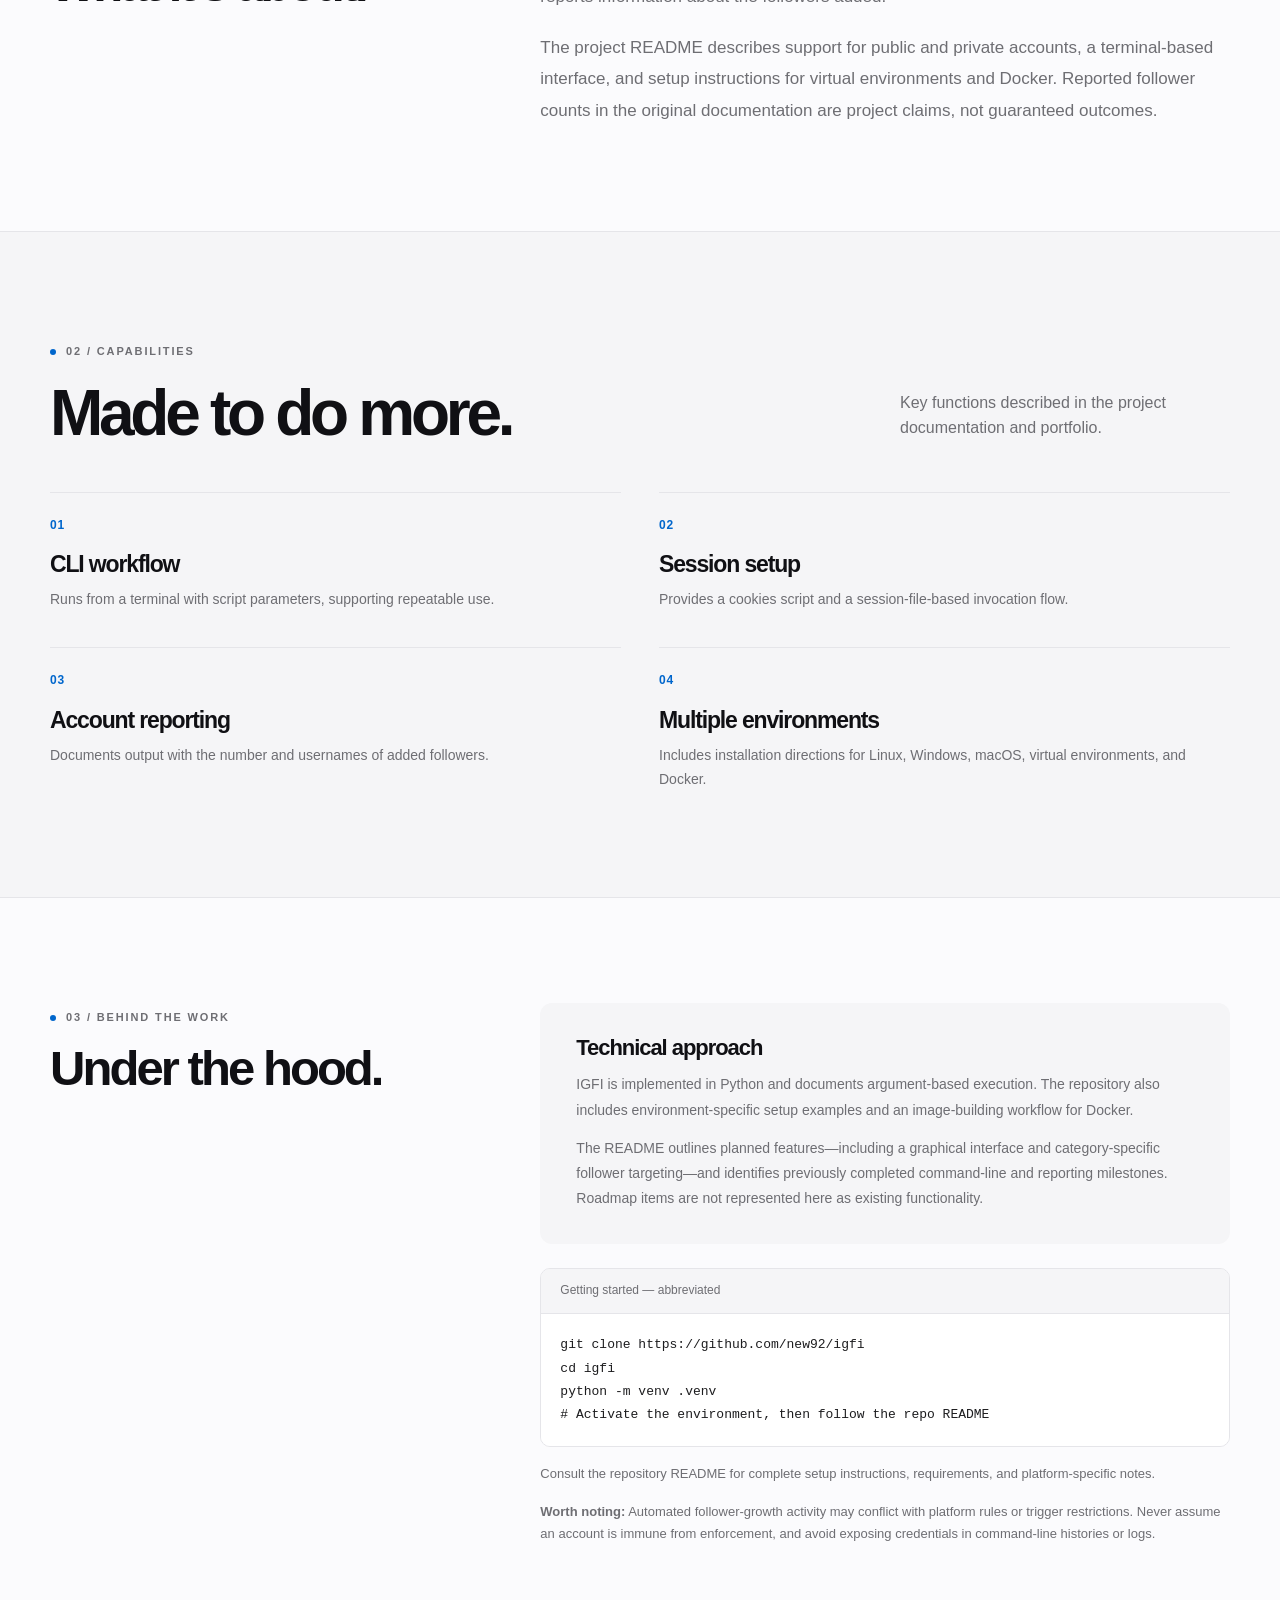
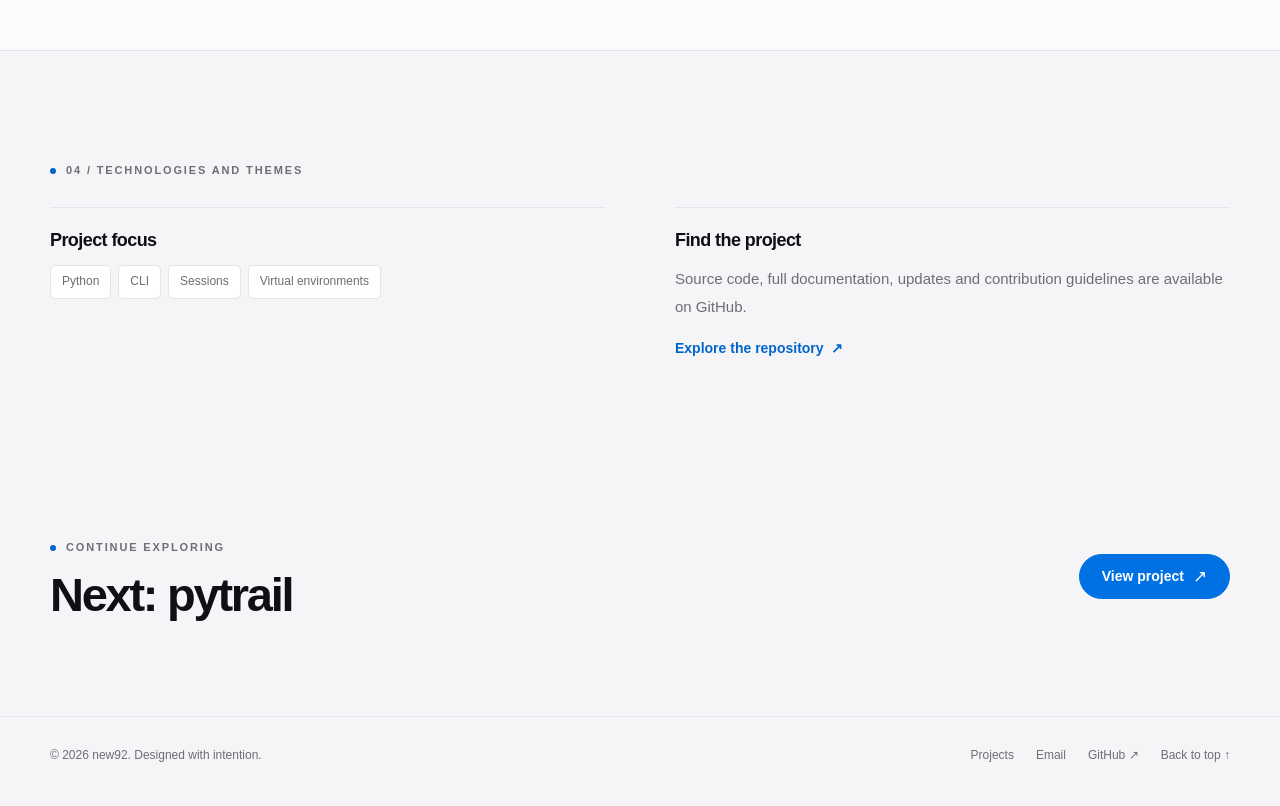
<file: projects/igfi.html>
<!doctype html><html lang="en" id="top"><head><meta charset="utf-8"><meta name="viewport" content="width=device-width,initial-scale=1,viewport-fit=cover"><meta name="theme-color" content="#fbfbfd"><meta name="color-scheme" content="light dark"><meta name="description" content="A Python command-line utility that automates follower-growth activity while exposing the workflow through a scriptable interface."><title>IGFI — Case Study | new92</title><link rel="icon" href="../assets/favicon.svg" type="image/svg+xml"><link rel="stylesheet" href="../assets/style.css"></head><body><a class="skip-link" href="#main">Skip to content</a>
<nav class="site-nav" aria-label="Primary navigation"><div class="container nav-inner">
  <a class="brand" href="../index.html" aria-label="new92 — home">new92<span class="brand-dot">.</span></a>
  <div id="site-menu" class="nav-links" data-menu><a href="../index.html#work">Work</a><a href="../index.html#web-development">Web design</a><a href="../index.html#experience">Experience</a><a href="../index.html#education">Education</a><a href="../index.html#skills">Skills</a><a href="../index.html#contact">Contact</a></div>
  <div class="nav-actions"><a class="nav-github" href="https://github.com/new92" target="_blank" rel="noopener noreferrer" aria-label="GitHub profile, opens in a new tab">GitHub <span aria-hidden="true">↗</span></a>
    <button class="icon-button" type="button" data-theme-toggle aria-label="Toggle color theme" title="Toggle appearance"><svg viewBox="0 0 24 24" aria-hidden="true"><circle cx="12" cy="12" r="4"/><path d="M12 2v2m0 16v2M4.93 4.93l1.41 1.41m11.32 11.32 1.41 1.41M2 12h2m16 0h2M4.93 19.07l1.41-1.41M17.66 6.34l1.41-1.41"/></svg></button>
    <button class="icon-button menu-toggle" type="button" data-menu-toggle aria-expanded="false" aria-controls="site-menu" aria-label="Open navigation menu"><svg viewBox="0 0 24 24" aria-hidden="true"><path d="M4 7h16M4 12h16M4 17h16"/></svg></button>
  </div>
</div></nav><main id="main"><header class="project-hero"><div class="container"><div class="breadcrumb"><a href="../index.html#work">All projects</a><span class="chevron" aria-hidden="true">/</span><span>IGFI</span></div><div data-reveal><div class="eyebrow">COMMAND-LINE AUTOMATION / CASE STUDY</div><h1 class="project-title">IGFI</h1><p class="project-deck">A Python command-line utility that automates follower-growth activity while exposing the workflow through a scriptable interface.</p><div class="button-row" style="justify-content:flex-start"><a class="button button-primary" href="https://github.com/new92/igfi" target="_blank" rel="noopener noreferrer">View on GitHub <span class="button-arrow" aria-hidden="true">↗</span></a><a class="button" href="../index.html#work">All projects <span class="button-arrow" aria-hidden="true">↗</span></a></div><div class="project-info"><span><b>Project</b>  /  IGFI</span><span><b>Focus</b>  /  Command-Line Automation</span><span><b>Status</b>  /  Since 2022</span><span><b>Original snapshot</b>  /  318 stars · 81 forks</span></div></div></div></header>
<div class="container" data-reveal><div class="case-visual"><img src="../assets/igfi.svg" alt="Conceptual illustration for the IGFI project" width="1600" height="900" loading="eager" decoding="async"></div><p class="caption">Concept artwork created for this portfolio; not a product screenshot or live dashboard.</p></div>
<section class="case-section"><div class="container case-layout"><div data-reveal><span class="eyebrow">01 / The overview</span><h2>What it's about.</h2></div><div class="case-body" data-reveal><p>IGFI focuses on a single automation use case: Instagram follower growth. Its command-line workflow accepts account and session information, performs the automated process, and reports information about the followers added.</p><p>The project README describes support for public and private accounts, a terminal-based interface, and setup instructions for virtual environments and Docker. Reported follower counts in the original documentation are project claims, not guaranteed outcomes.</p></div></div></section><section class="case-section section-soft"><div class="container"><div class="section-heading" data-reveal><div><span class="eyebrow">02 / Capabilities</span><h2>Made to do more.</h2></div><p>Key functions described in the project documentation and portfolio.</p></div><div class="feature-list"><div class="feature-item" data-reveal><span class="feature-number">01</span><h3>CLI workflow</h3><p>Runs from a terminal with script parameters, supporting repeatable use.</p></div><div class="feature-item" data-reveal><span class="feature-number">02</span><h3>Session setup</h3><p>Provides a cookies script and a session-file-based invocation flow.</p></div><div class="feature-item" data-reveal><span class="feature-number">03</span><h3>Account reporting</h3><p>Documents output with the number and usernames of added followers.</p></div><div class="feature-item" data-reveal><span class="feature-number">04</span><h3>Multiple environments</h3><p>Includes installation directions for Linux, Windows, macOS, virtual environments, and Docker.</p></div></div></div></section><section class="case-section"><div class="container case-layout"><div data-reveal><span class="eyebrow">03 / Behind the work</span><h2>Under the hood.</h2></div><div data-reveal><div class="technical-box"><h3>Technical approach</h3><p>IGFI is implemented in Python and documents argument-based execution. The repository also includes environment-specific setup examples and an image-building workflow for Docker.</p><p>The README outlines planned features—including a graphical interface and category-specific follower targeting—and identifies previously completed command-line and reporting milestones. Roadmap items are not represented here as existing functionality.</p></div><div class="code-panel"><div class="code-caption">Getting started — abbreviated</div><pre><code>git clone https://github.com/new92/igfi
cd igfi
python -m venv .venv
# Activate the environment, then follow the repo README</code></pre></div><p class="case-note">Consult the repository README for complete setup instructions, requirements, and platform-specific notes.</p><p class="case-note"><strong>Worth noting:</strong> Automated follower-growth activity may conflict with platform rules or trigger restrictions. Never assume an account is immune from enforcement, and avoid exposing credentials in command-line histories or logs.</p></div></div></section><section class="case-section section-soft"><div class="container"><span class="eyebrow">04 / Technologies and themes</span><div class="skills-grid" style="margin-top:25px"><div class="skill-group"><h3>Project focus</h3><ul class="skill-list"><li>Python</li><li>CLI</li><li>Sessions</li><li>Virtual environments</li></ul></div><div class="skill-group"><h3>Find the project</h3><p class="case-body" style="font-size:15px">Source code, full documentation, updates and contribution guidelines are available on GitHub.</p><p style="margin-top:15px"><a class="text-link" href="https://github.com/new92/igfi" target="_blank" rel="noopener noreferrer">Explore the repository <span aria-hidden="true">↗</span></a></p></div></div></div></section><section class="case-cta"><div class="container next-row"><div><span class="eyebrow">Continue exploring</span><h2>Next: pytrail</h2></div><a class="button button-primary" href="pytrail.html">View project <span class="button-arrow" aria-hidden="true">↗</span></a></div></section></main><footer class="site-footer"><div class="container footer-inner"><span>© 2026 new92. Designed with intention.</span><div class="footer-links"><a href="../index.html#work">Projects</a><a href="mailto:new92github@gmail.com">Email</a><a href="https://github.com/new92" target="_blank" rel="noopener noreferrer">GitHub ↗</a><a href="#top">Back to top ↑</a></div></div></footer><script src="../assets/site.js" defer></script></body></html>
</file>
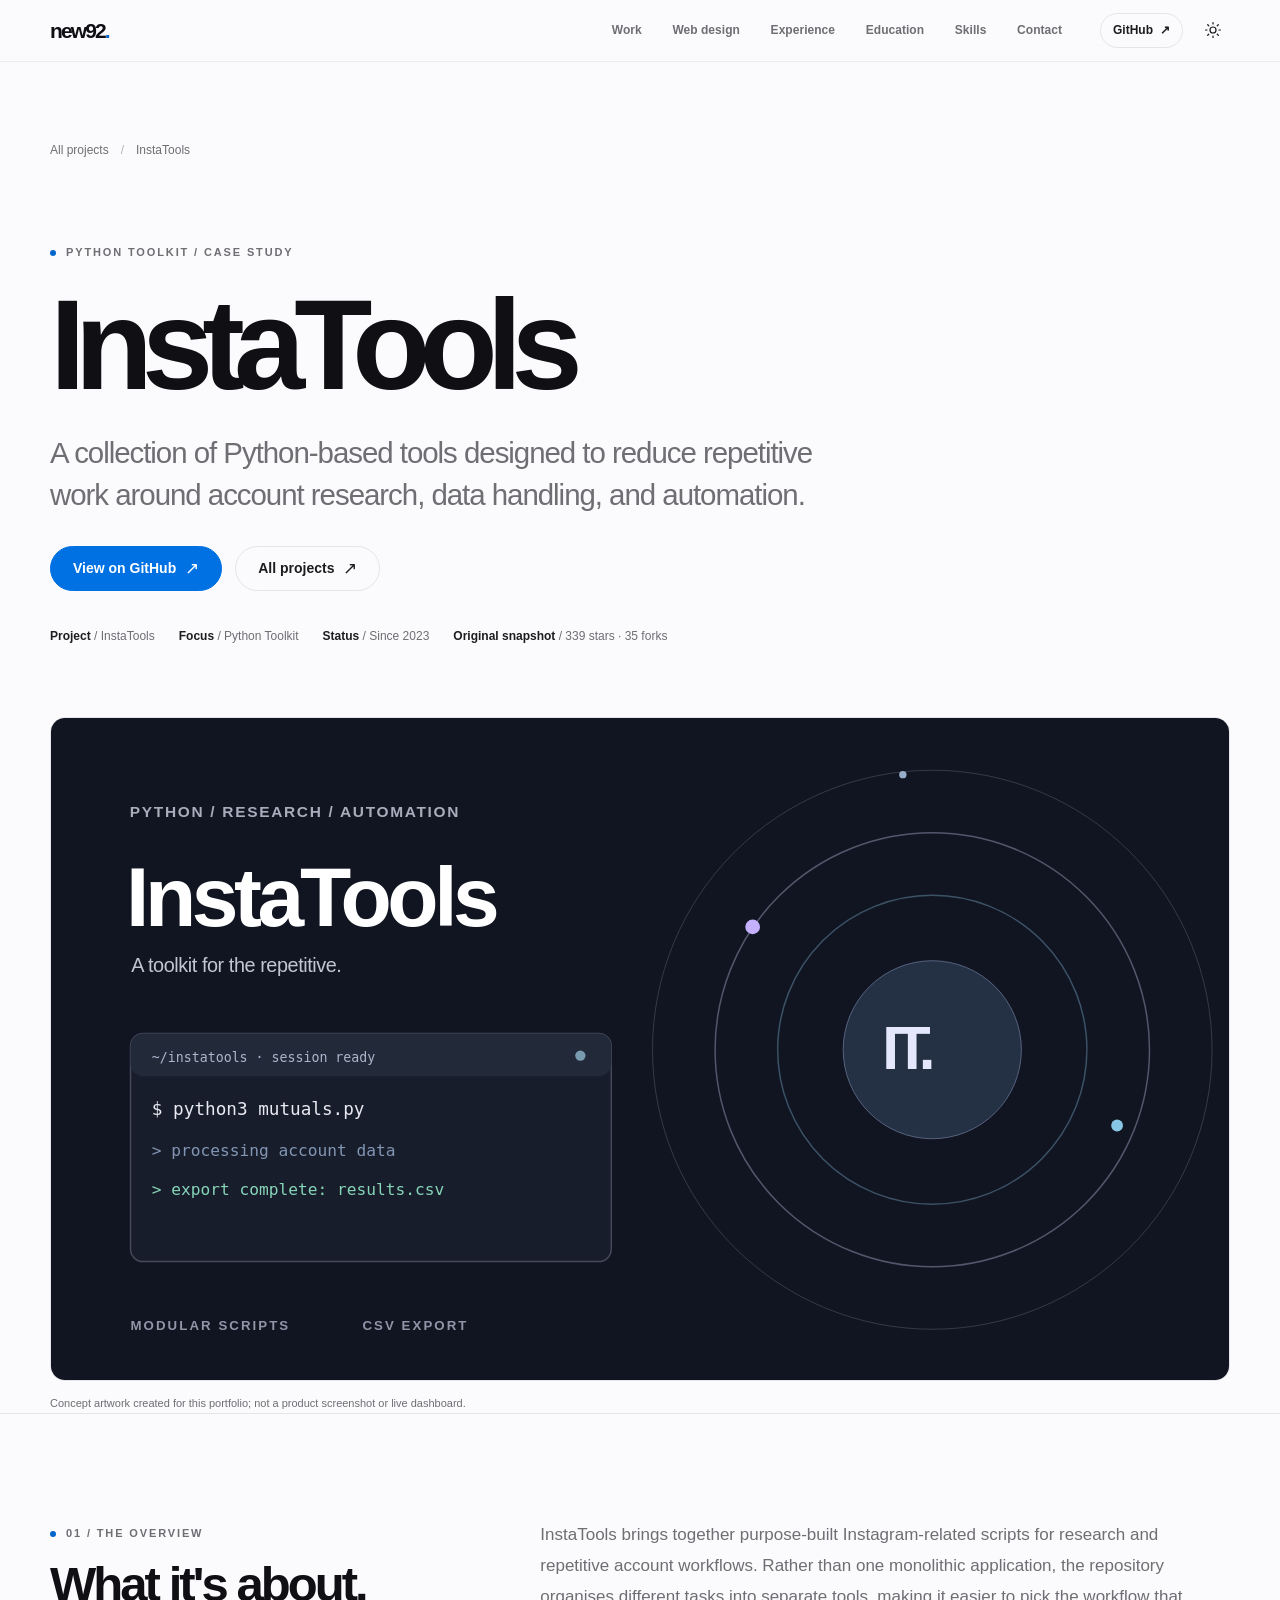
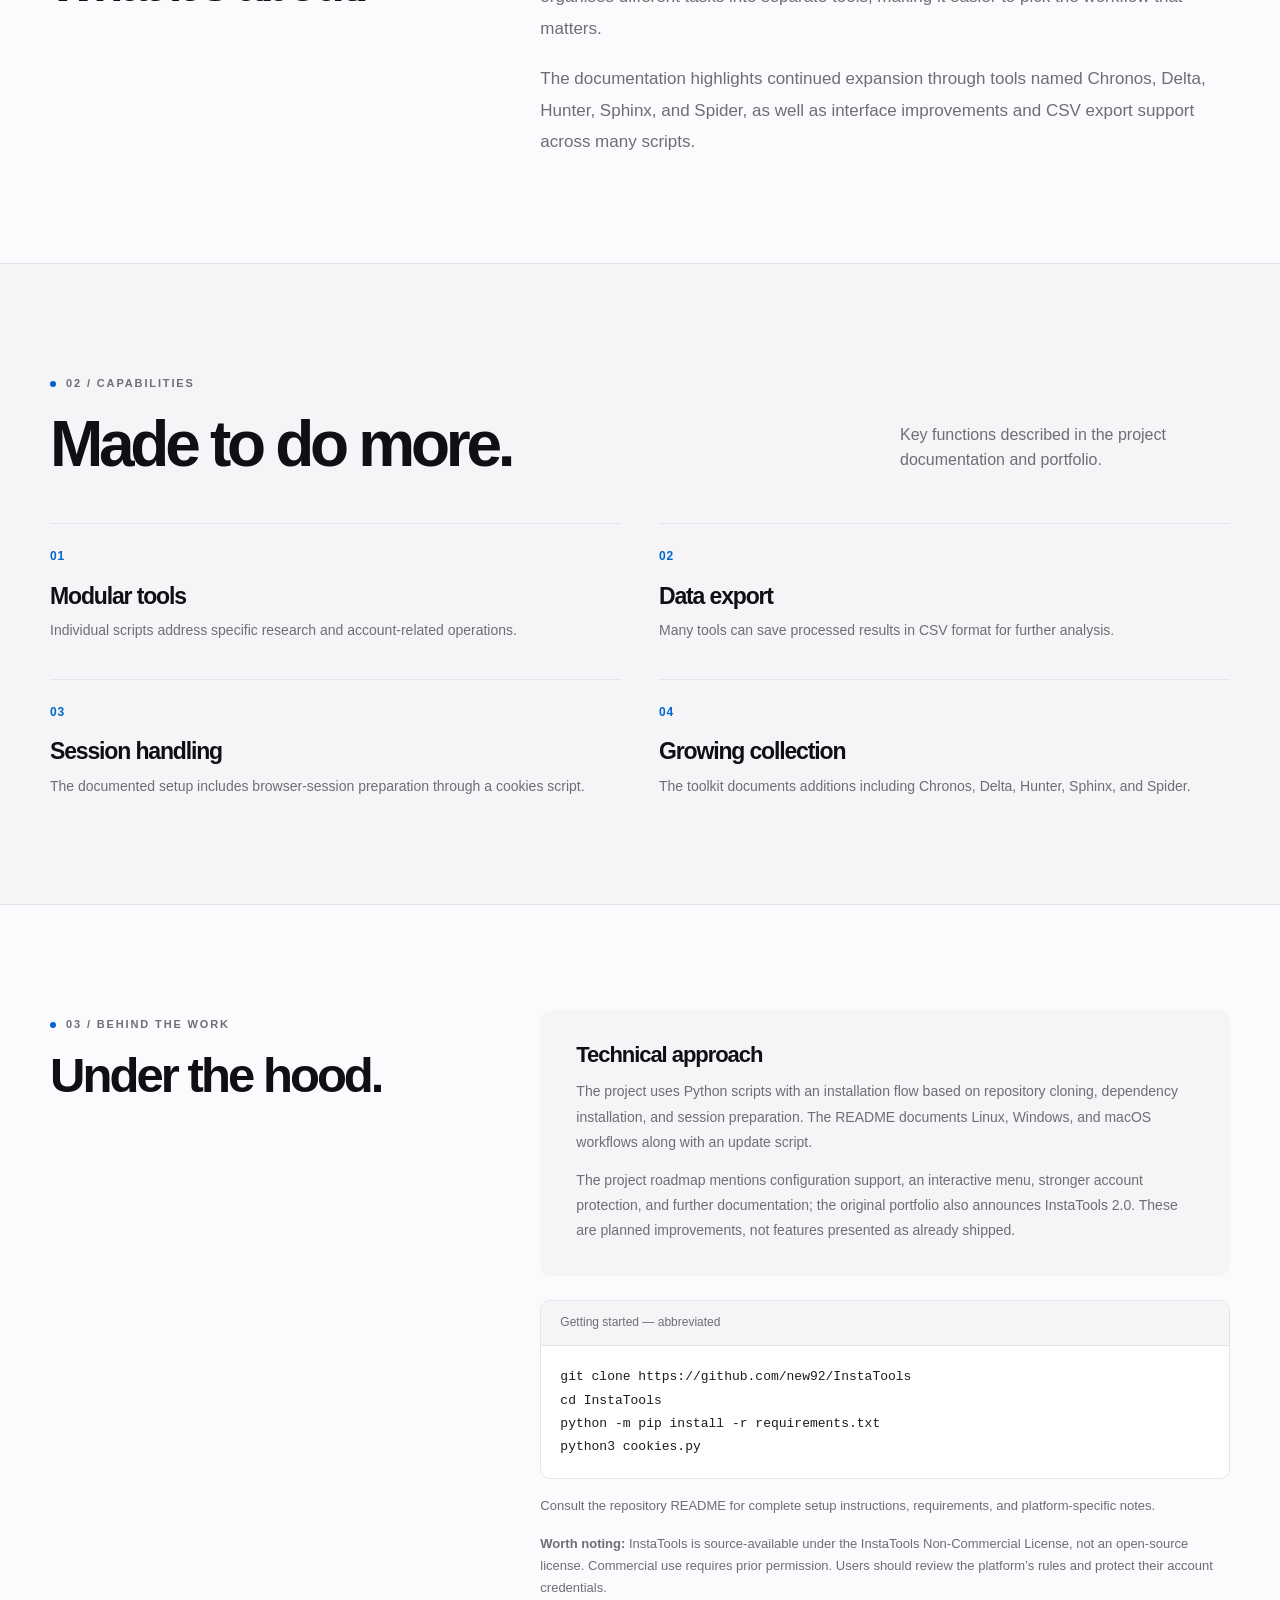
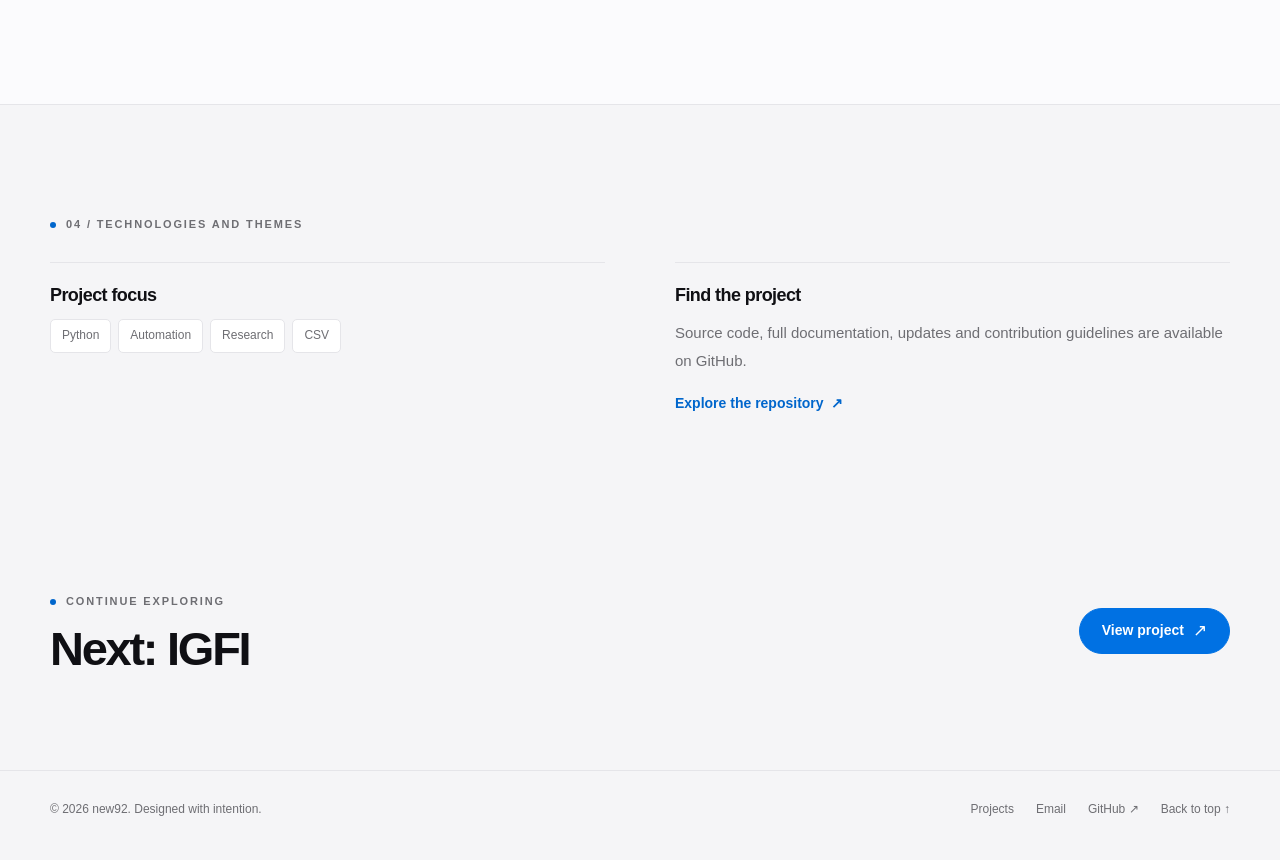
<file: projects/instatools.html>
<!doctype html><html lang="en" id="top"><head><meta charset="utf-8"><meta name="viewport" content="width=device-width,initial-scale=1,viewport-fit=cover"><meta name="theme-color" content="#fbfbfd"><meta name="color-scheme" content="light dark"><meta name="description" content="A collection of Python-based tools designed to reduce repetitive work around account research, data handling, and automation."><title>InstaTools — Case Study | new92</title><link rel="icon" href="../assets/favicon.svg" type="image/svg+xml"><link rel="stylesheet" href="../assets/style.css"></head><body><a class="skip-link" href="#main">Skip to content</a>
<nav class="site-nav" aria-label="Primary navigation"><div class="container nav-inner">
  <a class="brand" href="../index.html" aria-label="new92 — home">new92<span class="brand-dot">.</span></a>
  <div id="site-menu" class="nav-links" data-menu><a href="../index.html#work">Work</a><a href="../index.html#web-development">Web design</a><a href="../index.html#experience">Experience</a><a href="../index.html#education">Education</a><a href="../index.html#skills">Skills</a><a href="../index.html#contact">Contact</a></div>
  <div class="nav-actions"><a class="nav-github" href="https://github.com/new92" target="_blank" rel="noopener noreferrer" aria-label="GitHub profile, opens in a new tab">GitHub <span aria-hidden="true">↗</span></a>
    <button class="icon-button" type="button" data-theme-toggle aria-label="Toggle color theme" title="Toggle appearance"><svg viewBox="0 0 24 24" aria-hidden="true"><circle cx="12" cy="12" r="4"/><path d="M12 2v2m0 16v2M4.93 4.93l1.41 1.41m11.32 11.32 1.41 1.41M2 12h2m16 0h2M4.93 19.07l1.41-1.41M17.66 6.34l1.41-1.41"/></svg></button>
    <button class="icon-button menu-toggle" type="button" data-menu-toggle aria-expanded="false" aria-controls="site-menu" aria-label="Open navigation menu"><svg viewBox="0 0 24 24" aria-hidden="true"><path d="M4 7h16M4 12h16M4 17h16"/></svg></button>
  </div>
</div></nav><main id="main"><header class="project-hero"><div class="container"><div class="breadcrumb"><a href="../index.html#work">All projects</a><span class="chevron" aria-hidden="true">/</span><span>InstaTools</span></div><div data-reveal><div class="eyebrow">PYTHON TOOLKIT / CASE STUDY</div><h1 class="project-title">InstaTools</h1><p class="project-deck">A collection of Python-based tools designed to reduce repetitive work around account research, data handling, and automation.</p><div class="button-row" style="justify-content:flex-start"><a class="button button-primary" href="https://github.com/new92/InstaTools" target="_blank" rel="noopener noreferrer">View on GitHub <span class="button-arrow" aria-hidden="true">↗</span></a><a class="button" href="../index.html#work">All projects <span class="button-arrow" aria-hidden="true">↗</span></a></div><div class="project-info"><span><b>Project</b>  /  InstaTools</span><span><b>Focus</b>  /  Python Toolkit</span><span><b>Status</b>  /  Since 2023</span><span><b>Original snapshot</b>  /  339 stars · 35 forks</span></div></div></div></header>
<div class="container" data-reveal><div class="case-visual"><img src="../assets/instatools.svg" alt="Conceptual illustration for the InstaTools project" width="1600" height="900" loading="eager" decoding="async"></div><p class="caption">Concept artwork created for this portfolio; not a product screenshot or live dashboard.</p></div>
<section class="case-section"><div class="container case-layout"><div data-reveal><span class="eyebrow">01 / The overview</span><h2>What it's about.</h2></div><div class="case-body" data-reveal><p>InstaTools brings together purpose-built Instagram-related scripts for research and repetitive account workflows. Rather than one monolithic application, the repository organises different tasks into separate tools, making it easier to pick the workflow that matters.</p><p>The documentation highlights continued expansion through tools named Chronos, Delta, Hunter, Sphinx, and Spider, as well as interface improvements and CSV export support across many scripts.</p></div></div></section><section class="case-section section-soft"><div class="container"><div class="section-heading" data-reveal><div><span class="eyebrow">02 / Capabilities</span><h2>Made to do more.</h2></div><p>Key functions described in the project documentation and portfolio.</p></div><div class="feature-list"><div class="feature-item" data-reveal><span class="feature-number">01</span><h3>Modular tools</h3><p>Individual scripts address specific research and account-related operations.</p></div><div class="feature-item" data-reveal><span class="feature-number">02</span><h3>Data export</h3><p>Many tools can save processed results in CSV format for further analysis.</p></div><div class="feature-item" data-reveal><span class="feature-number">03</span><h3>Session handling</h3><p>The documented setup includes browser-session preparation through a cookies script.</p></div><div class="feature-item" data-reveal><span class="feature-number">04</span><h3>Growing collection</h3><p>The toolkit documents additions including Chronos, Delta, Hunter, Sphinx, and Spider.</p></div></div></div></section><section class="case-section"><div class="container case-layout"><div data-reveal><span class="eyebrow">03 / Behind the work</span><h2>Under the hood.</h2></div><div data-reveal><div class="technical-box"><h3>Technical approach</h3><p>The project uses Python scripts with an installation flow based on repository cloning, dependency installation, and session preparation. The README documents Linux, Windows, and macOS workflows along with an update script.</p><p>The project roadmap mentions configuration support, an interactive menu, stronger account protection, and further documentation; the original portfolio also announces InstaTools 2.0. These are planned improvements, not features presented as already shipped.</p></div><div class="code-panel"><div class="code-caption">Getting started — abbreviated</div><pre><code>git clone https://github.com/new92/InstaTools
cd InstaTools
python -m pip install -r requirements.txt
python3 cookies.py</code></pre></div><p class="case-note">Consult the repository README for complete setup instructions, requirements, and platform-specific notes.</p><p class="case-note"><strong>Worth noting:</strong> InstaTools is source-available under the InstaTools Non-Commercial License, not an open-source license. Commercial use requires prior permission. Users should review the platform’s rules and protect their account credentials.</p></div></div></section><section class="case-section section-soft"><div class="container"><span class="eyebrow">04 / Technologies and themes</span><div class="skills-grid" style="margin-top:25px"><div class="skill-group"><h3>Project focus</h3><ul class="skill-list"><li>Python</li><li>Automation</li><li>Research</li><li>CSV</li></ul></div><div class="skill-group"><h3>Find the project</h3><p class="case-body" style="font-size:15px">Source code, full documentation, updates and contribution guidelines are available on GitHub.</p><p style="margin-top:15px"><a class="text-link" href="https://github.com/new92/InstaTools" target="_blank" rel="noopener noreferrer">Explore the repository <span aria-hidden="true">↗</span></a></p></div></div></div></section><section class="case-cta"><div class="container next-row"><div><span class="eyebrow">Continue exploring</span><h2>Next: IGFI</h2></div><a class="button button-primary" href="igfi.html">View project <span class="button-arrow" aria-hidden="true">↗</span></a></div></section></main><footer class="site-footer"><div class="container footer-inner"><span>© 2026 new92. Designed with intention.</span><div class="footer-links"><a href="../index.html#work">Projects</a><a href="mailto:new92github@gmail.com">Email</a><a href="https://github.com/new92" target="_blank" rel="noopener noreferrer">GitHub ↗</a><a href="#top">Back to top ↑</a></div></div></footer><script src="../assets/site.js" defer></script></body></html>
</file>
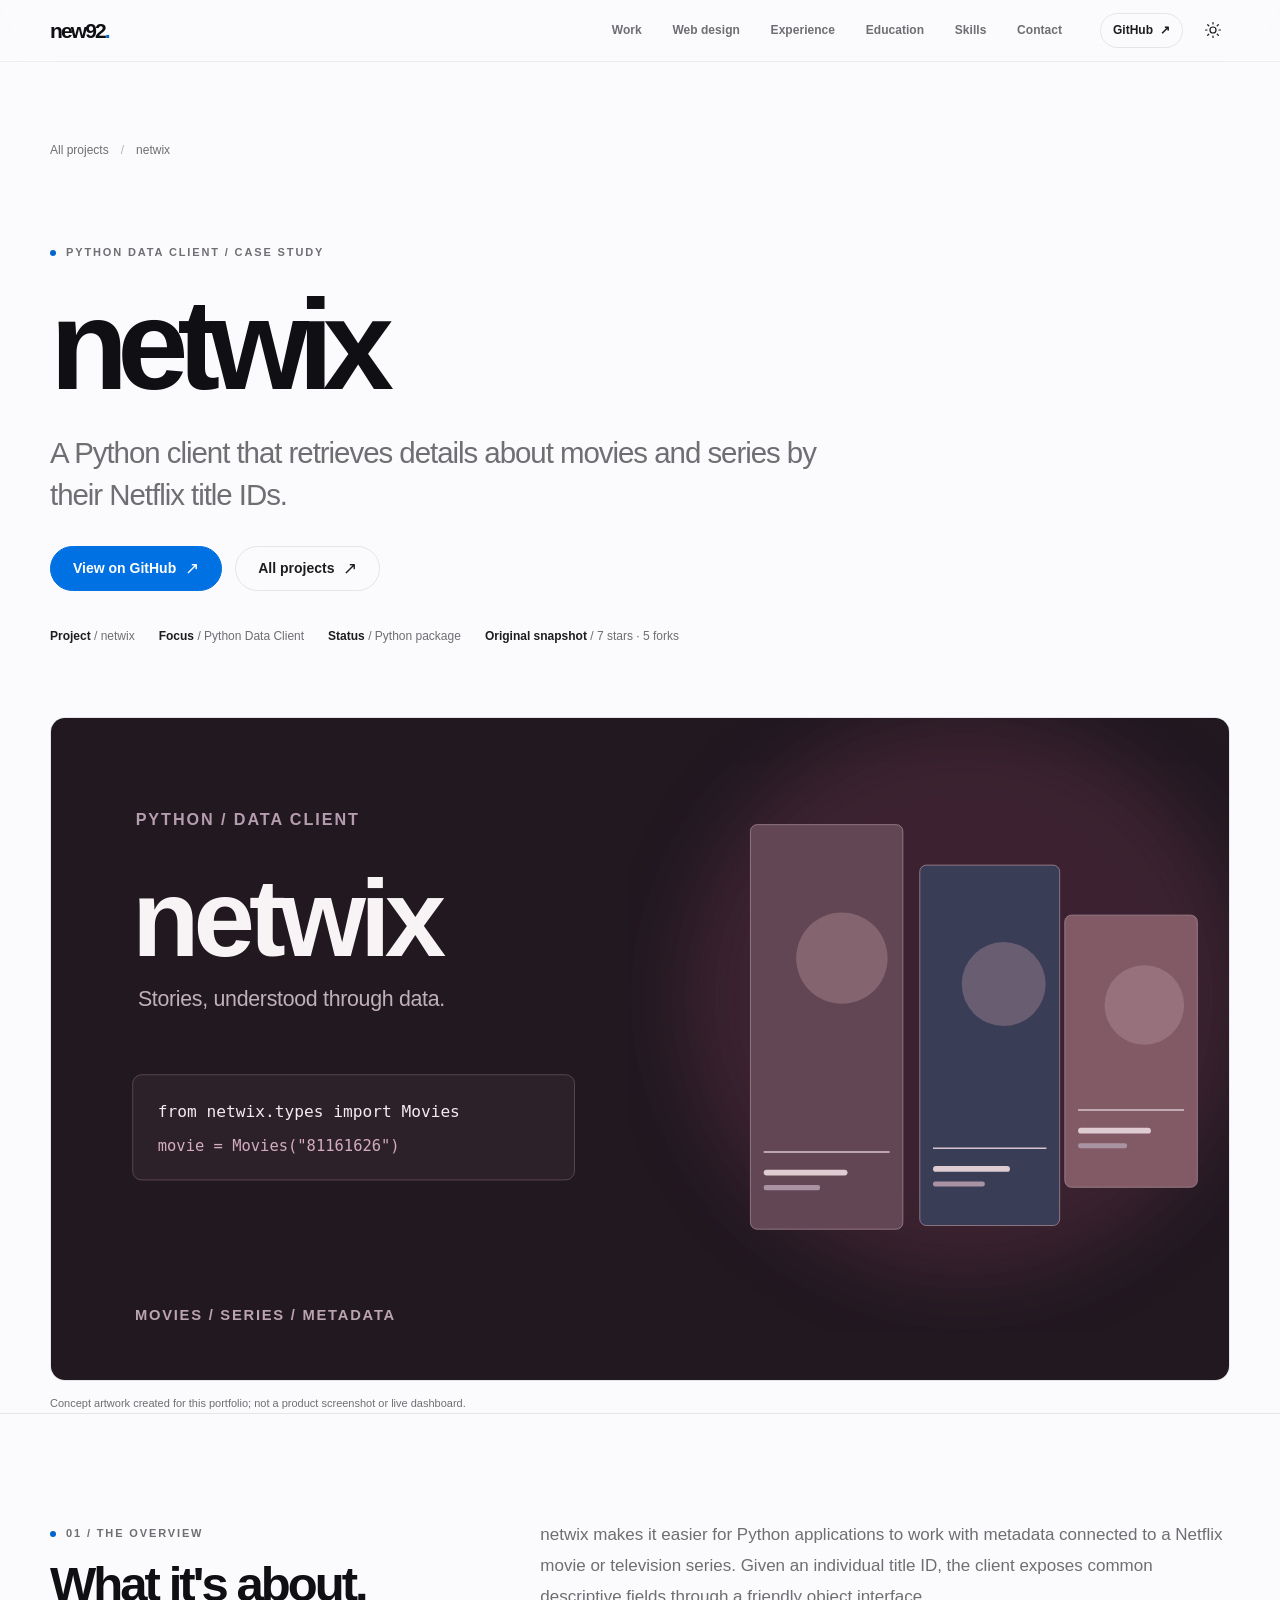
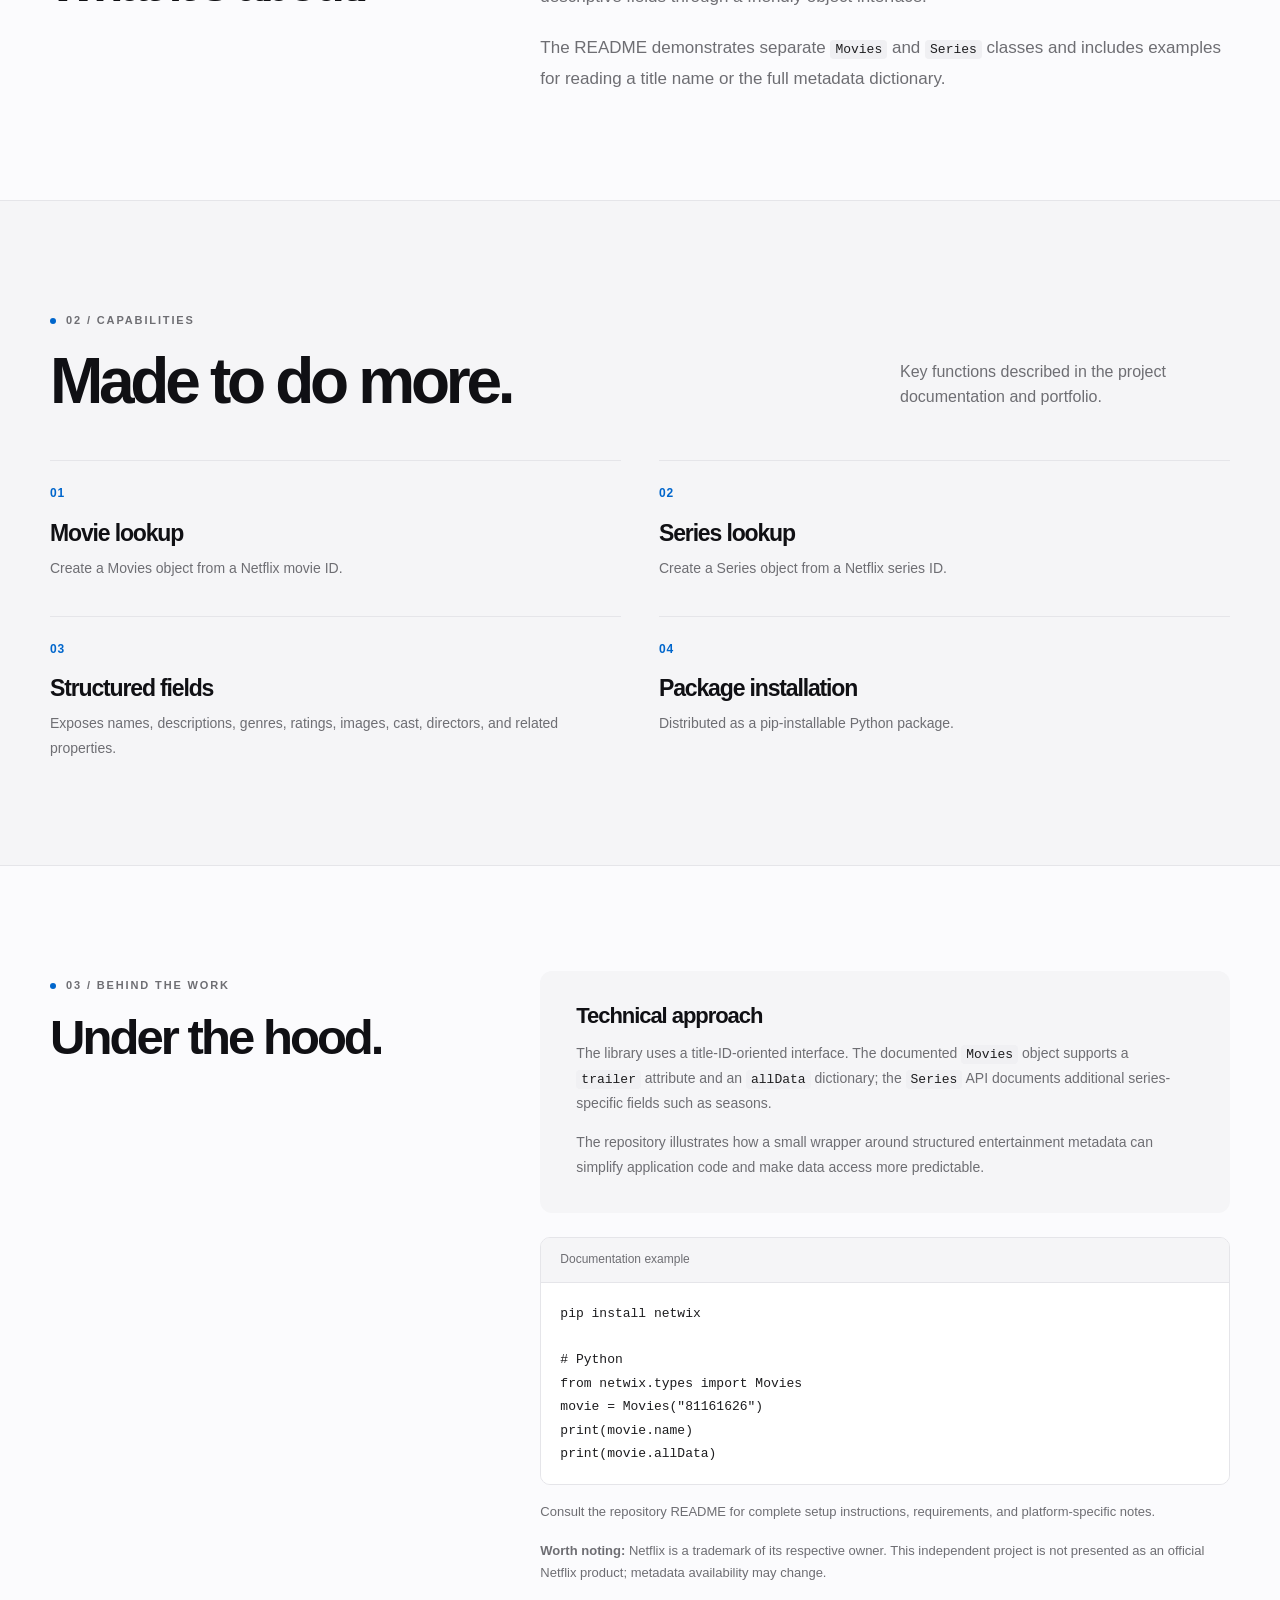
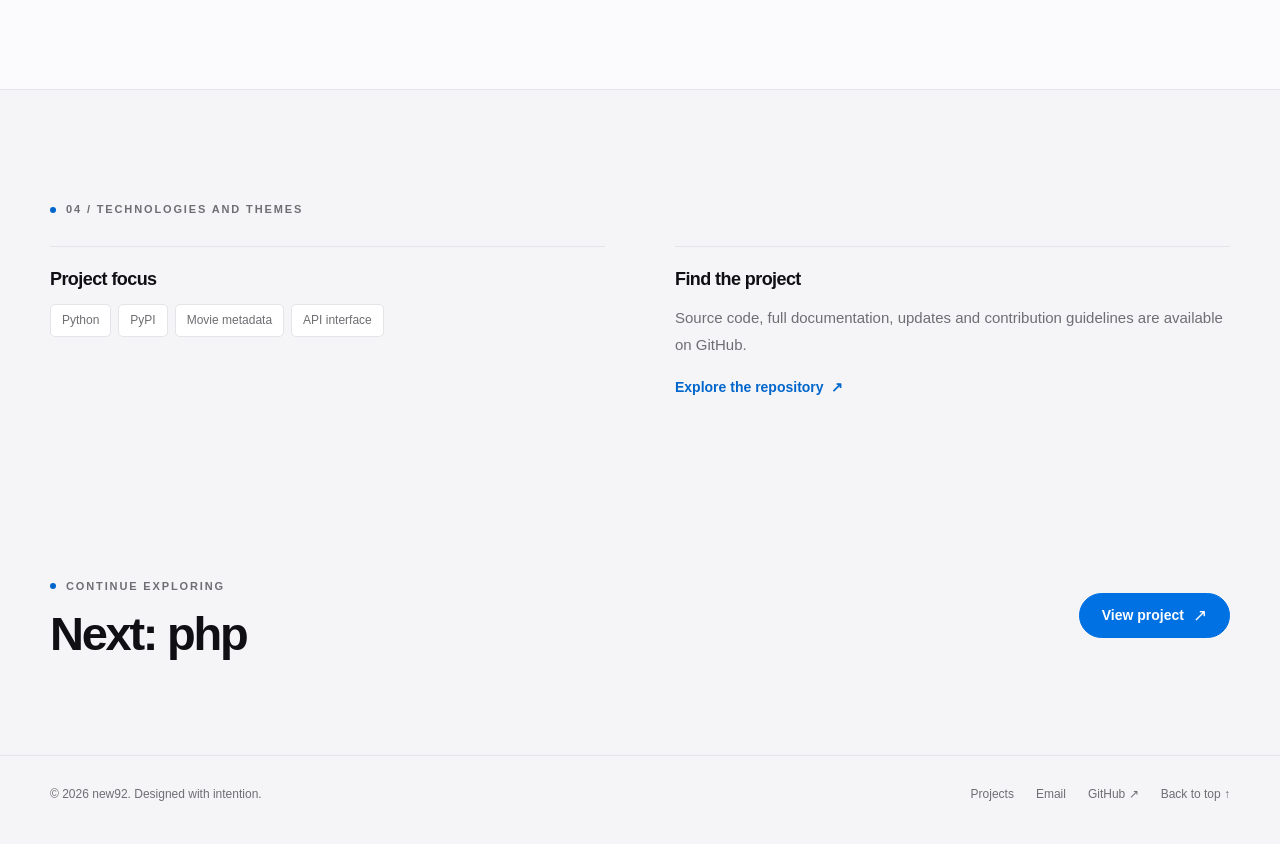
<file: projects/netwix.html>
<!doctype html><html lang="en" id="top"><head><meta charset="utf-8"><meta name="viewport" content="width=device-width,initial-scale=1,viewport-fit=cover"><meta name="theme-color" content="#fbfbfd"><meta name="color-scheme" content="light dark"><meta name="description" content="A Python client that retrieves details about movies and series by their Netflix title IDs."><title>netwix — Case Study | new92</title><link rel="icon" href="../assets/favicon.svg" type="image/svg+xml"><link rel="stylesheet" href="../assets/style.css"></head><body><a class="skip-link" href="#main">Skip to content</a>
<nav class="site-nav" aria-label="Primary navigation"><div class="container nav-inner">
  <a class="brand" href="../index.html" aria-label="new92 — home">new92<span class="brand-dot">.</span></a>
  <div id="site-menu" class="nav-links" data-menu><a href="../index.html#work">Work</a><a href="../index.html#web-development">Web design</a><a href="../index.html#experience">Experience</a><a href="../index.html#education">Education</a><a href="../index.html#skills">Skills</a><a href="../index.html#contact">Contact</a></div>
  <div class="nav-actions"><a class="nav-github" href="https://github.com/new92" target="_blank" rel="noopener noreferrer" aria-label="GitHub profile, opens in a new tab">GitHub <span aria-hidden="true">↗</span></a>
    <button class="icon-button" type="button" data-theme-toggle aria-label="Toggle color theme" title="Toggle appearance"><svg viewBox="0 0 24 24" aria-hidden="true"><circle cx="12" cy="12" r="4"/><path d="M12 2v2m0 16v2M4.93 4.93l1.41 1.41m11.32 11.32 1.41 1.41M2 12h2m16 0h2M4.93 19.07l1.41-1.41M17.66 6.34l1.41-1.41"/></svg></button>
    <button class="icon-button menu-toggle" type="button" data-menu-toggle aria-expanded="false" aria-controls="site-menu" aria-label="Open navigation menu"><svg viewBox="0 0 24 24" aria-hidden="true"><path d="M4 7h16M4 12h16M4 17h16"/></svg></button>
  </div>
</div></nav><main id="main"><header class="project-hero"><div class="container"><div class="breadcrumb"><a href="../index.html#work">All projects</a><span class="chevron" aria-hidden="true">/</span><span>netwix</span></div><div data-reveal><div class="eyebrow">PYTHON DATA CLIENT / CASE STUDY</div><h1 class="project-title">netwix</h1><p class="project-deck">A Python client that retrieves details about movies and series by their Netflix title IDs.</p><div class="button-row" style="justify-content:flex-start"><a class="button button-primary" href="https://github.com/new92/netwix" target="_blank" rel="noopener noreferrer">View on GitHub <span class="button-arrow" aria-hidden="true">↗</span></a><a class="button" href="../index.html#work">All projects <span class="button-arrow" aria-hidden="true">↗</span></a></div><div class="project-info"><span><b>Project</b>  /  netwix</span><span><b>Focus</b>  /  Python Data Client</span><span><b>Status</b>  /  Python package</span><span><b>Original snapshot</b>  /  7 stars · 5 forks</span></div></div></div></header>
<div class="container" data-reveal><div class="case-visual"><img src="../assets/netwix.svg" alt="Conceptual illustration for the netwix project" width="1600" height="900" loading="eager" decoding="async"></div><p class="caption">Concept artwork created for this portfolio; not a product screenshot or live dashboard.</p></div>
<section class="case-section"><div class="container case-layout"><div data-reveal><span class="eyebrow">01 / The overview</span><h2>What it's about.</h2></div><div class="case-body" data-reveal><p>netwix makes it easier for Python applications to work with metadata connected to a Netflix movie or television series. Given an individual title ID, the client exposes common descriptive fields through a friendly object interface.</p><p>The README demonstrates separate <code>Movies</code> and <code>Series</code> classes and includes examples for reading a title name or the full metadata dictionary.</p></div></div></section><section class="case-section section-soft"><div class="container"><div class="section-heading" data-reveal><div><span class="eyebrow">02 / Capabilities</span><h2>Made to do more.</h2></div><p>Key functions described in the project documentation and portfolio.</p></div><div class="feature-list"><div class="feature-item" data-reveal><span class="feature-number">01</span><h3>Movie lookup</h3><p>Create a Movies object from a Netflix movie ID.</p></div><div class="feature-item" data-reveal><span class="feature-number">02</span><h3>Series lookup</h3><p>Create a Series object from a Netflix series ID.</p></div><div class="feature-item" data-reveal><span class="feature-number">03</span><h3>Structured fields</h3><p>Exposes names, descriptions, genres, ratings, images, cast, directors, and related properties.</p></div><div class="feature-item" data-reveal><span class="feature-number">04</span><h3>Package installation</h3><p>Distributed as a pip-installable Python package.</p></div></div></div></section><section class="case-section"><div class="container case-layout"><div data-reveal><span class="eyebrow">03 / Behind the work</span><h2>Under the hood.</h2></div><div data-reveal><div class="technical-box"><h3>Technical approach</h3><p>The library uses a title-ID-oriented interface. The documented <code>Movies</code> object supports a <code>trailer</code> attribute and an <code>allData</code> dictionary; the <code>Series</code> API documents additional series-specific fields such as seasons.</p><p>The repository illustrates how a small wrapper around structured entertainment metadata can simplify application code and make data access more predictable.</p></div><div class="code-panel"><div class="code-caption">Documentation example</div><pre><code>pip install netwix

# Python
from netwix.types import Movies
movie = Movies(&quot;81161626&quot;)
print(movie.name)
print(movie.allData)</code></pre></div><p class="case-note">Consult the repository README for complete setup instructions, requirements, and platform-specific notes.</p><p class="case-note"><strong>Worth noting:</strong> Netflix is a trademark of its respective owner. This independent project is not presented as an official Netflix product; metadata availability may change.</p></div></div></section><section class="case-section section-soft"><div class="container"><span class="eyebrow">04 / Technologies and themes</span><div class="skills-grid" style="margin-top:25px"><div class="skill-group"><h3>Project focus</h3><ul class="skill-list"><li>Python</li><li>PyPI</li><li>Movie metadata</li><li>API interface</li></ul></div><div class="skill-group"><h3>Find the project</h3><p class="case-body" style="font-size:15px">Source code, full documentation, updates and contribution guidelines are available on GitHub.</p><p style="margin-top:15px"><a class="text-link" href="https://github.com/new92/netwix" target="_blank" rel="noopener noreferrer">Explore the repository <span aria-hidden="true">↗</span></a></p></div></div></div></section><section class="case-cta"><div class="container next-row"><div><span class="eyebrow">Continue exploring</span><h2>Next: php</h2></div><a class="button button-primary" href="php.html">View project <span class="button-arrow" aria-hidden="true">↗</span></a></div></section></main><footer class="site-footer"><div class="container footer-inner"><span>© 2026 new92. Designed with intention.</span><div class="footer-links"><a href="../index.html#work">Projects</a><a href="mailto:new92github@gmail.com">Email</a><a href="https://github.com/new92" target="_blank" rel="noopener noreferrer">GitHub ↗</a><a href="#top">Back to top ↑</a></div></div></footer><script src="../assets/site.js" defer></script></body></html>
</file>
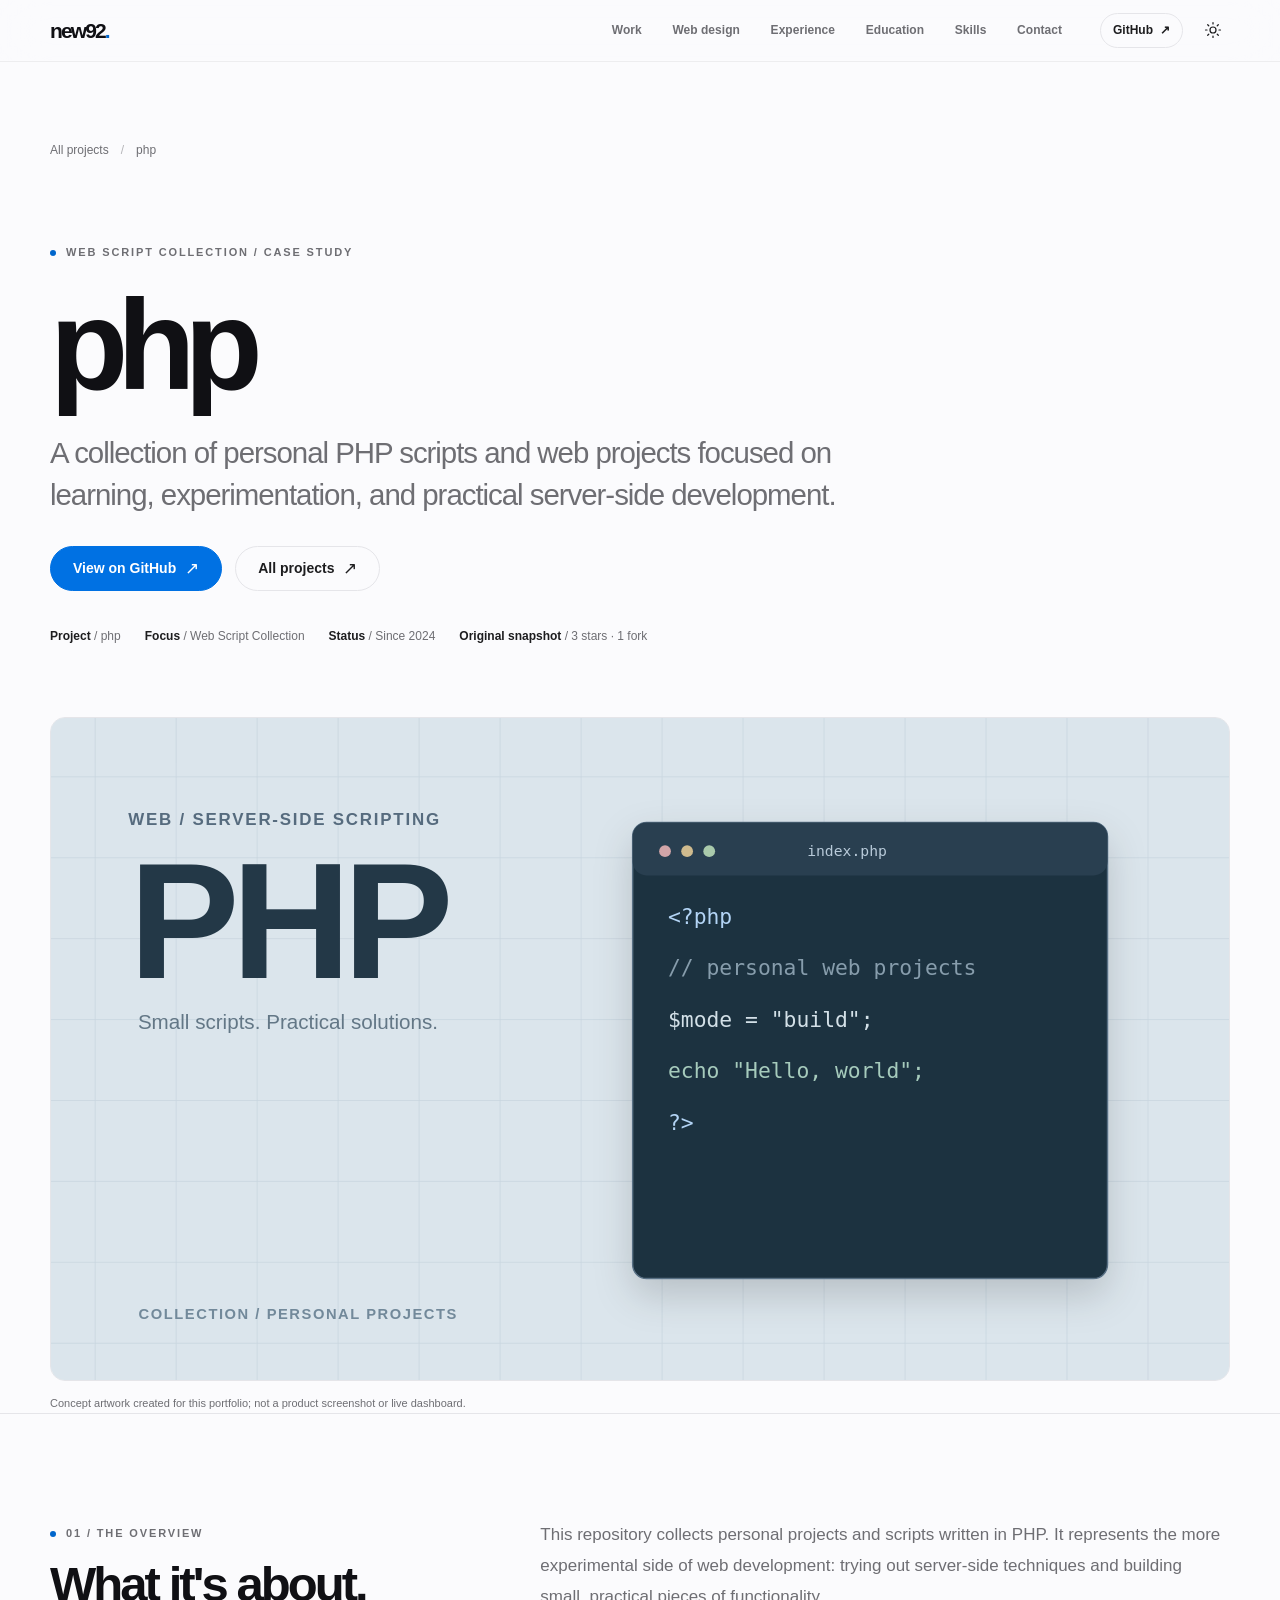
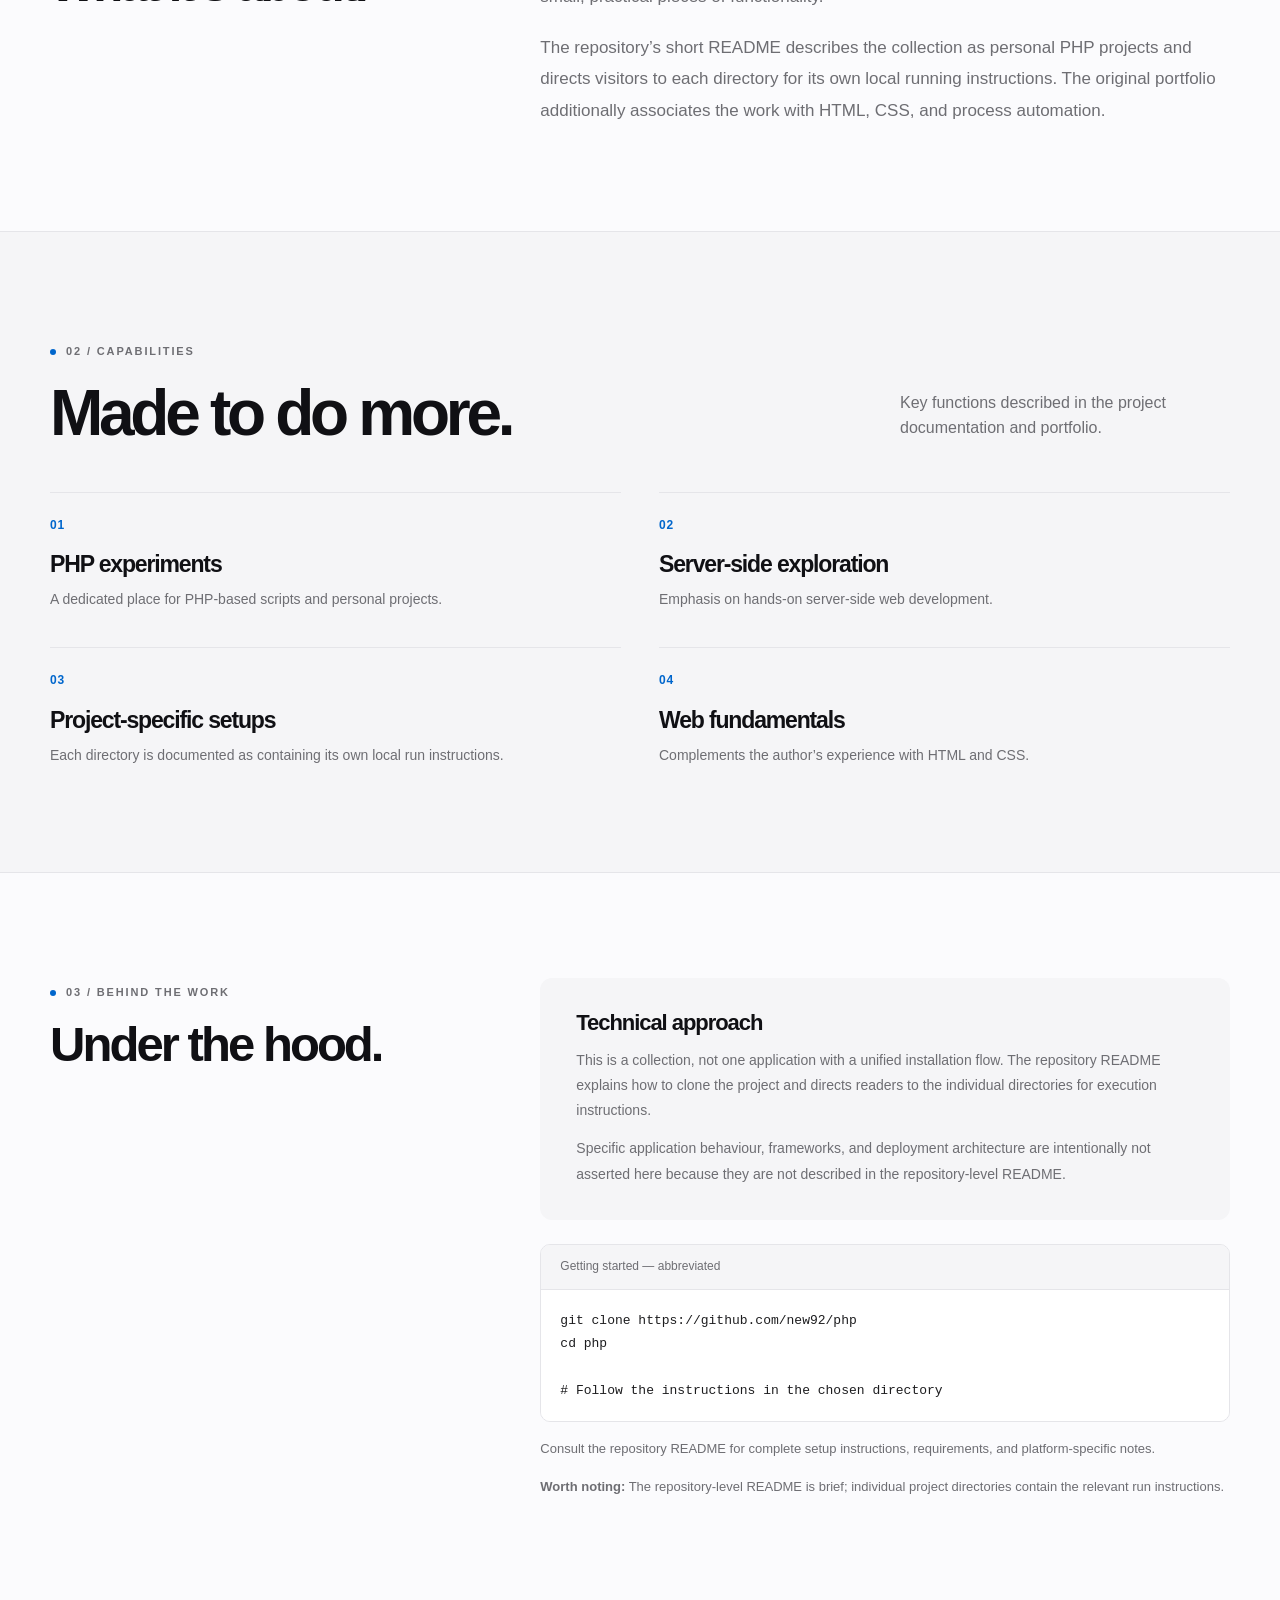
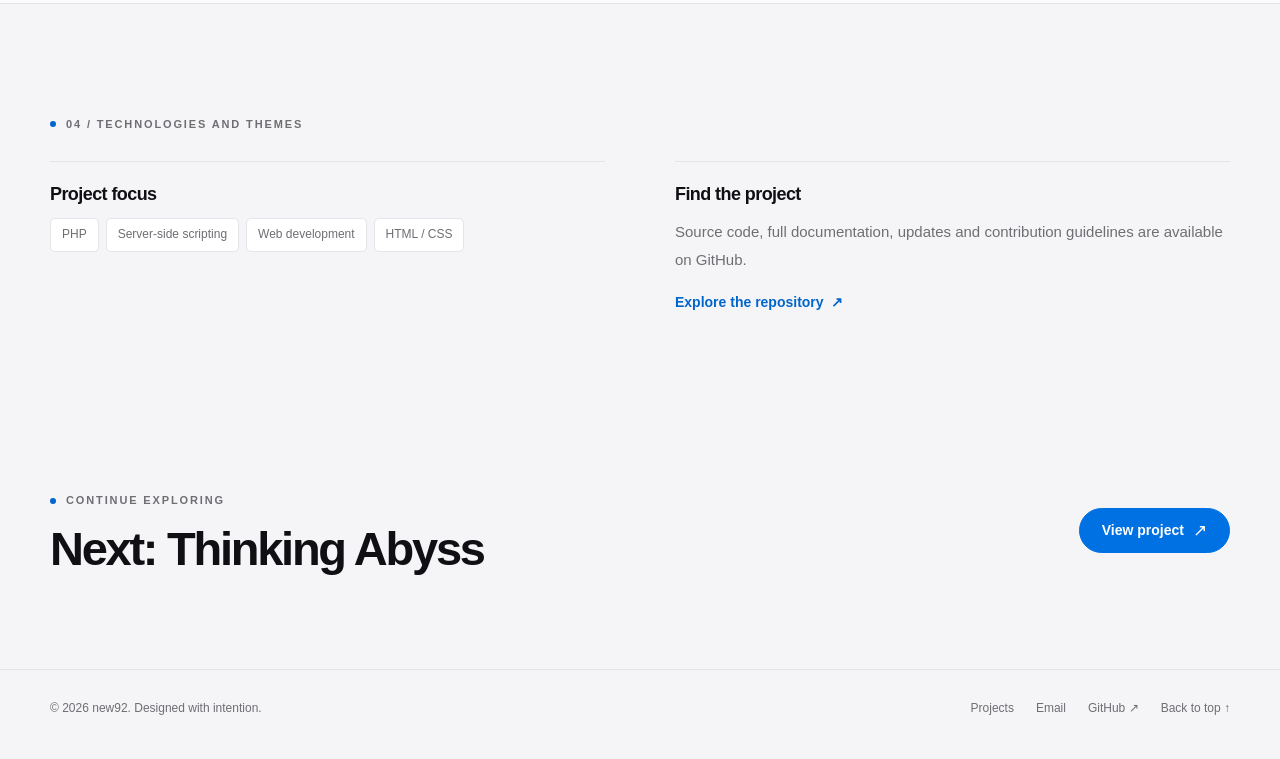
<file: projects/php.html>
<!doctype html><html lang="en" id="top"><head><meta charset="utf-8"><meta name="viewport" content="width=device-width,initial-scale=1,viewport-fit=cover"><meta name="theme-color" content="#fbfbfd"><meta name="color-scheme" content="light dark"><meta name="description" content="A collection of personal PHP scripts and web projects focused on learning, experimentation, and practical server-side development."><title>php — Case Study | new92</title><link rel="icon" href="../assets/favicon.svg" type="image/svg+xml"><link rel="stylesheet" href="../assets/style.css"></head><body><a class="skip-link" href="#main">Skip to content</a>
<nav class="site-nav" aria-label="Primary navigation"><div class="container nav-inner">
  <a class="brand" href="../index.html" aria-label="new92 — home">new92<span class="brand-dot">.</span></a>
  <div id="site-menu" class="nav-links" data-menu><a href="../index.html#work">Work</a><a href="../index.html#web-development">Web design</a><a href="../index.html#experience">Experience</a><a href="../index.html#education">Education</a><a href="../index.html#skills">Skills</a><a href="../index.html#contact">Contact</a></div>
  <div class="nav-actions"><a class="nav-github" href="https://github.com/new92" target="_blank" rel="noopener noreferrer" aria-label="GitHub profile, opens in a new tab">GitHub <span aria-hidden="true">↗</span></a>
    <button class="icon-button" type="button" data-theme-toggle aria-label="Toggle color theme" title="Toggle appearance"><svg viewBox="0 0 24 24" aria-hidden="true"><circle cx="12" cy="12" r="4"/><path d="M12 2v2m0 16v2M4.93 4.93l1.41 1.41m11.32 11.32 1.41 1.41M2 12h2m16 0h2M4.93 19.07l1.41-1.41M17.66 6.34l1.41-1.41"/></svg></button>
    <button class="icon-button menu-toggle" type="button" data-menu-toggle aria-expanded="false" aria-controls="site-menu" aria-label="Open navigation menu"><svg viewBox="0 0 24 24" aria-hidden="true"><path d="M4 7h16M4 12h16M4 17h16"/></svg></button>
  </div>
</div></nav><main id="main"><header class="project-hero"><div class="container"><div class="breadcrumb"><a href="../index.html#work">All projects</a><span class="chevron" aria-hidden="true">/</span><span>php</span></div><div data-reveal><div class="eyebrow">WEB SCRIPT COLLECTION / CASE STUDY</div><h1 class="project-title">php</h1><p class="project-deck">A collection of personal PHP scripts and web projects focused on learning, experimentation, and practical server-side development.</p><div class="button-row" style="justify-content:flex-start"><a class="button button-primary" href="https://github.com/new92/php" target="_blank" rel="noopener noreferrer">View on GitHub <span class="button-arrow" aria-hidden="true">↗</span></a><a class="button" href="../index.html#work">All projects <span class="button-arrow" aria-hidden="true">↗</span></a></div><div class="project-info"><span><b>Project</b>  /  php</span><span><b>Focus</b>  /  Web Script Collection</span><span><b>Status</b>  /  Since 2024</span><span><b>Original snapshot</b>  /  3 stars · 1 fork</span></div></div></div></header>
<div class="container" data-reveal><div class="case-visual"><img src="../assets/php.svg" alt="Conceptual illustration for the php project" width="1600" height="900" loading="eager" decoding="async"></div><p class="caption">Concept artwork created for this portfolio; not a product screenshot or live dashboard.</p></div>
<section class="case-section"><div class="container case-layout"><div data-reveal><span class="eyebrow">01 / The overview</span><h2>What it's about.</h2></div><div class="case-body" data-reveal><p>This repository collects personal projects and scripts written in PHP. It represents the more experimental side of web development: trying out server-side techniques and building small, practical pieces of functionality.</p><p>The repository’s short README describes the collection as personal PHP projects and directs visitors to each directory for its own local running instructions. The original portfolio additionally associates the work with HTML, CSS, and process automation.</p></div></div></section><section class="case-section section-soft"><div class="container"><div class="section-heading" data-reveal><div><span class="eyebrow">02 / Capabilities</span><h2>Made to do more.</h2></div><p>Key functions described in the project documentation and portfolio.</p></div><div class="feature-list"><div class="feature-item" data-reveal><span class="feature-number">01</span><h3>PHP experiments</h3><p>A dedicated place for PHP-based scripts and personal projects.</p></div><div class="feature-item" data-reveal><span class="feature-number">02</span><h3>Server-side exploration</h3><p>Emphasis on hands-on server-side web development.</p></div><div class="feature-item" data-reveal><span class="feature-number">03</span><h3>Project-specific setups</h3><p>Each directory is documented as containing its own local run instructions.</p></div><div class="feature-item" data-reveal><span class="feature-number">04</span><h3>Web fundamentals</h3><p>Complements the author’s experience with HTML and CSS.</p></div></div></div></section><section class="case-section"><div class="container case-layout"><div data-reveal><span class="eyebrow">03 / Behind the work</span><h2>Under the hood.</h2></div><div data-reveal><div class="technical-box"><h3>Technical approach</h3><p>This is a collection, not one application with a unified installation flow. The repository README explains how to clone the project and directs readers to the individual directories for execution instructions.</p><p>Specific application behaviour, frameworks, and deployment architecture are intentionally not asserted here because they are not described in the repository-level README.</p></div><div class="code-panel"><div class="code-caption">Getting started — abbreviated</div><pre><code>git clone https://github.com/new92/php
cd php

# Follow the instructions in the chosen directory</code></pre></div><p class="case-note">Consult the repository README for complete setup instructions, requirements, and platform-specific notes.</p><p class="case-note"><strong>Worth noting:</strong> The repository-level README is brief; individual project directories contain the relevant run instructions.</p></div></div></section><section class="case-section section-soft"><div class="container"><span class="eyebrow">04 / Technologies and themes</span><div class="skills-grid" style="margin-top:25px"><div class="skill-group"><h3>Project focus</h3><ul class="skill-list"><li>PHP</li><li>Server-side scripting</li><li>Web development</li><li>HTML / CSS</li></ul></div><div class="skill-group"><h3>Find the project</h3><p class="case-body" style="font-size:15px">Source code, full documentation, updates and contribution guidelines are available on GitHub.</p><p style="margin-top:15px"><a class="text-link" href="https://github.com/new92/php" target="_blank" rel="noopener noreferrer">Explore the repository <span aria-hidden="true">↗</span></a></p></div></div></div></section><section class="case-cta"><div class="container next-row"><div><span class="eyebrow">Continue exploring</span><h2>Next: Thinking Abyss</h2></div><a class="button button-primary" href="thinking-abyss.html">View project <span class="button-arrow" aria-hidden="true">↗</span></a></div></section></main><footer class="site-footer"><div class="container footer-inner"><span>© 2026 new92. Designed with intention.</span><div class="footer-links"><a href="../index.html#work">Projects</a><a href="mailto:new92github@gmail.com">Email</a><a href="https://github.com/new92" target="_blank" rel="noopener noreferrer">GitHub ↗</a><a href="#top">Back to top ↑</a></div></div></footer><script src="../assets/site.js" defer></script></body></html>
</file>
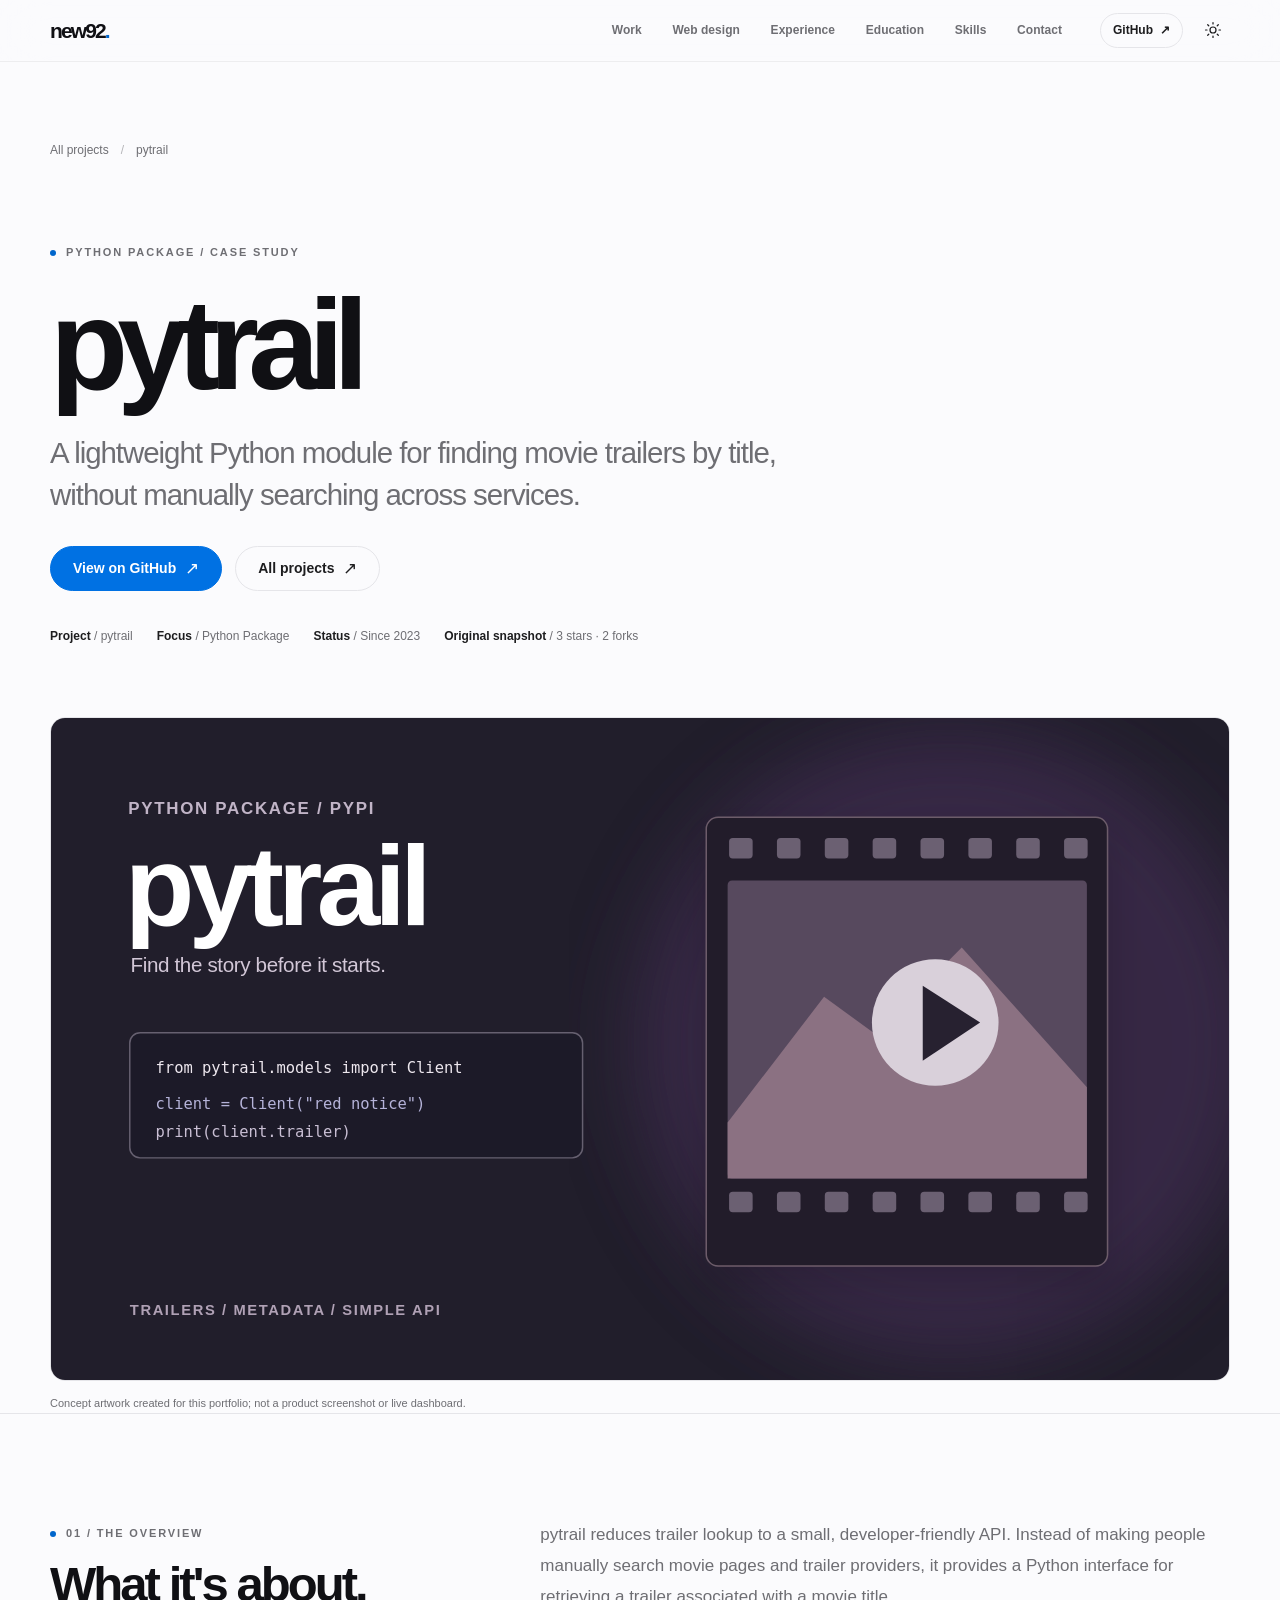
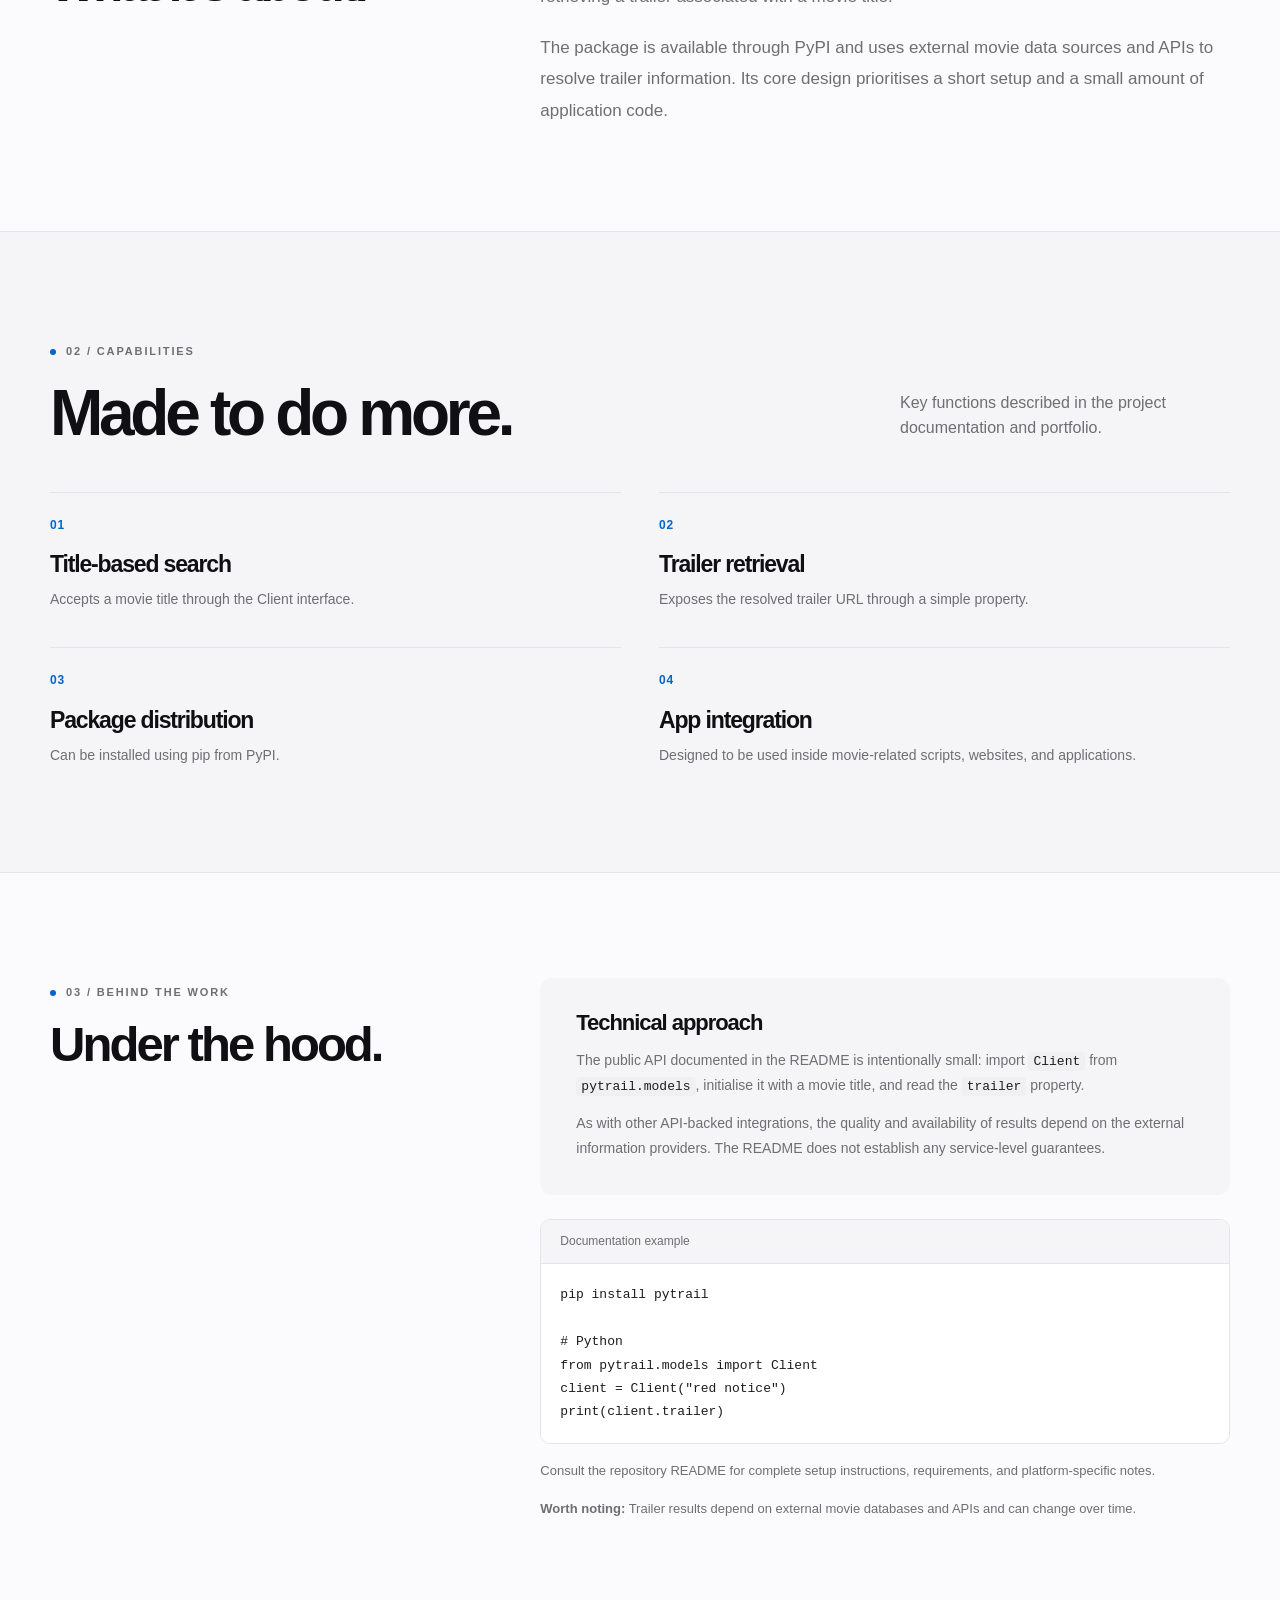
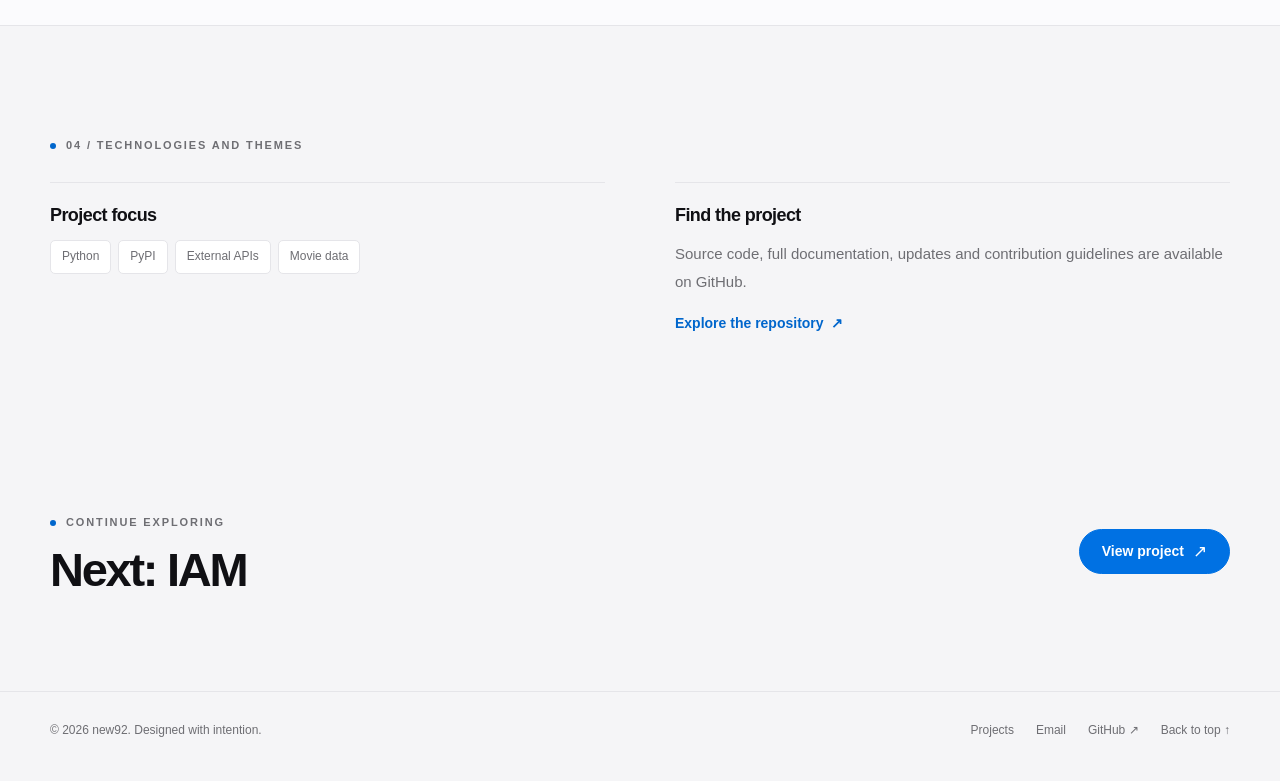
<file: projects/pytrail.html>
<!doctype html><html lang="en" id="top"><head><meta charset="utf-8"><meta name="viewport" content="width=device-width,initial-scale=1,viewport-fit=cover"><meta name="theme-color" content="#fbfbfd"><meta name="color-scheme" content="light dark"><meta name="description" content="A lightweight Python module for finding movie trailers by title, without manually searching across services."><title>pytrail — Case Study | new92</title><link rel="icon" href="../assets/favicon.svg" type="image/svg+xml"><link rel="stylesheet" href="../assets/style.css"></head><body><a class="skip-link" href="#main">Skip to content</a>
<nav class="site-nav" aria-label="Primary navigation"><div class="container nav-inner">
  <a class="brand" href="../index.html" aria-label="new92 — home">new92<span class="brand-dot">.</span></a>
  <div id="site-menu" class="nav-links" data-menu><a href="../index.html#work">Work</a><a href="../index.html#web-development">Web design</a><a href="../index.html#experience">Experience</a><a href="../index.html#education">Education</a><a href="../index.html#skills">Skills</a><a href="../index.html#contact">Contact</a></div>
  <div class="nav-actions"><a class="nav-github" href="https://github.com/new92" target="_blank" rel="noopener noreferrer" aria-label="GitHub profile, opens in a new tab">GitHub <span aria-hidden="true">↗</span></a>
    <button class="icon-button" type="button" data-theme-toggle aria-label="Toggle color theme" title="Toggle appearance"><svg viewBox="0 0 24 24" aria-hidden="true"><circle cx="12" cy="12" r="4"/><path d="M12 2v2m0 16v2M4.93 4.93l1.41 1.41m11.32 11.32 1.41 1.41M2 12h2m16 0h2M4.93 19.07l1.41-1.41M17.66 6.34l1.41-1.41"/></svg></button>
    <button class="icon-button menu-toggle" type="button" data-menu-toggle aria-expanded="false" aria-controls="site-menu" aria-label="Open navigation menu"><svg viewBox="0 0 24 24" aria-hidden="true"><path d="M4 7h16M4 12h16M4 17h16"/></svg></button>
  </div>
</div></nav><main id="main"><header class="project-hero"><div class="container"><div class="breadcrumb"><a href="../index.html#work">All projects</a><span class="chevron" aria-hidden="true">/</span><span>pytrail</span></div><div data-reveal><div class="eyebrow">PYTHON PACKAGE / CASE STUDY</div><h1 class="project-title">pytrail</h1><p class="project-deck">A lightweight Python module for finding movie trailers by title, without manually searching across services.</p><div class="button-row" style="justify-content:flex-start"><a class="button button-primary" href="https://github.com/new92/pytrail" target="_blank" rel="noopener noreferrer">View on GitHub <span class="button-arrow" aria-hidden="true">↗</span></a><a class="button" href="../index.html#work">All projects <span class="button-arrow" aria-hidden="true">↗</span></a></div><div class="project-info"><span><b>Project</b>  /  pytrail</span><span><b>Focus</b>  /  Python Package</span><span><b>Status</b>  /  Since 2023</span><span><b>Original snapshot</b>  /  3 stars · 2 forks</span></div></div></div></header>
<div class="container" data-reveal><div class="case-visual"><img src="../assets/pytrail.svg" alt="Conceptual illustration for the pytrail project" width="1600" height="900" loading="eager" decoding="async"></div><p class="caption">Concept artwork created for this portfolio; not a product screenshot or live dashboard.</p></div>
<section class="case-section"><div class="container case-layout"><div data-reveal><span class="eyebrow">01 / The overview</span><h2>What it's about.</h2></div><div class="case-body" data-reveal><p>pytrail reduces trailer lookup to a small, developer-friendly API. Instead of making people manually search movie pages and trailer providers, it provides a Python interface for retrieving a trailer associated with a movie title.</p><p>The package is available through PyPI and uses external movie data sources and APIs to resolve trailer information. Its core design prioritises a short setup and a small amount of application code.</p></div></div></section><section class="case-section section-soft"><div class="container"><div class="section-heading" data-reveal><div><span class="eyebrow">02 / Capabilities</span><h2>Made to do more.</h2></div><p>Key functions described in the project documentation and portfolio.</p></div><div class="feature-list"><div class="feature-item" data-reveal><span class="feature-number">01</span><h3>Title-based search</h3><p>Accepts a movie title through the Client interface.</p></div><div class="feature-item" data-reveal><span class="feature-number">02</span><h3>Trailer retrieval</h3><p>Exposes the resolved trailer URL through a simple property.</p></div><div class="feature-item" data-reveal><span class="feature-number">03</span><h3>Package distribution</h3><p>Can be installed using pip from PyPI.</p></div><div class="feature-item" data-reveal><span class="feature-number">04</span><h3>App integration</h3><p>Designed to be used inside movie-related scripts, websites, and applications.</p></div></div></div></section><section class="case-section"><div class="container case-layout"><div data-reveal><span class="eyebrow">03 / Behind the work</span><h2>Under the hood.</h2></div><div data-reveal><div class="technical-box"><h3>Technical approach</h3><p>The public API documented in the README is intentionally small: import <code>Client</code> from <code>pytrail.models</code>, initialise it with a movie title, and read the <code>trailer</code> property.</p><p>As with other API-backed integrations, the quality and availability of results depend on the external information providers. The README does not establish any service-level guarantees.</p></div><div class="code-panel"><div class="code-caption">Documentation example</div><pre><code>pip install pytrail

# Python
from pytrail.models import Client
client = Client(&quot;red notice&quot;)
print(client.trailer)</code></pre></div><p class="case-note">Consult the repository README for complete setup instructions, requirements, and platform-specific notes.</p><p class="case-note"><strong>Worth noting:</strong> Trailer results depend on external movie databases and APIs and can change over time.</p></div></div></section><section class="case-section section-soft"><div class="container"><span class="eyebrow">04 / Technologies and themes</span><div class="skills-grid" style="margin-top:25px"><div class="skill-group"><h3>Project focus</h3><ul class="skill-list"><li>Python</li><li>PyPI</li><li>External APIs</li><li>Movie data</li></ul></div><div class="skill-group"><h3>Find the project</h3><p class="case-body" style="font-size:15px">Source code, full documentation, updates and contribution guidelines are available on GitHub.</p><p style="margin-top:15px"><a class="text-link" href="https://github.com/new92/pytrail" target="_blank" rel="noopener noreferrer">Explore the repository <span aria-hidden="true">↗</span></a></p></div></div></div></section><section class="case-cta"><div class="container next-row"><div><span class="eyebrow">Continue exploring</span><h2>Next: IAM</h2></div><a class="button button-primary" href="iam.html">View project <span class="button-arrow" aria-hidden="true">↗</span></a></div></section></main><footer class="site-footer"><div class="container footer-inner"><span>© 2026 new92. Designed with intention.</span><div class="footer-links"><a href="../index.html#work">Projects</a><a href="mailto:new92github@gmail.com">Email</a><a href="https://github.com/new92" target="_blank" rel="noopener noreferrer">GitHub ↗</a><a href="#top">Back to top ↑</a></div></div></footer><script src="../assets/site.js" defer></script></body></html>
</file>
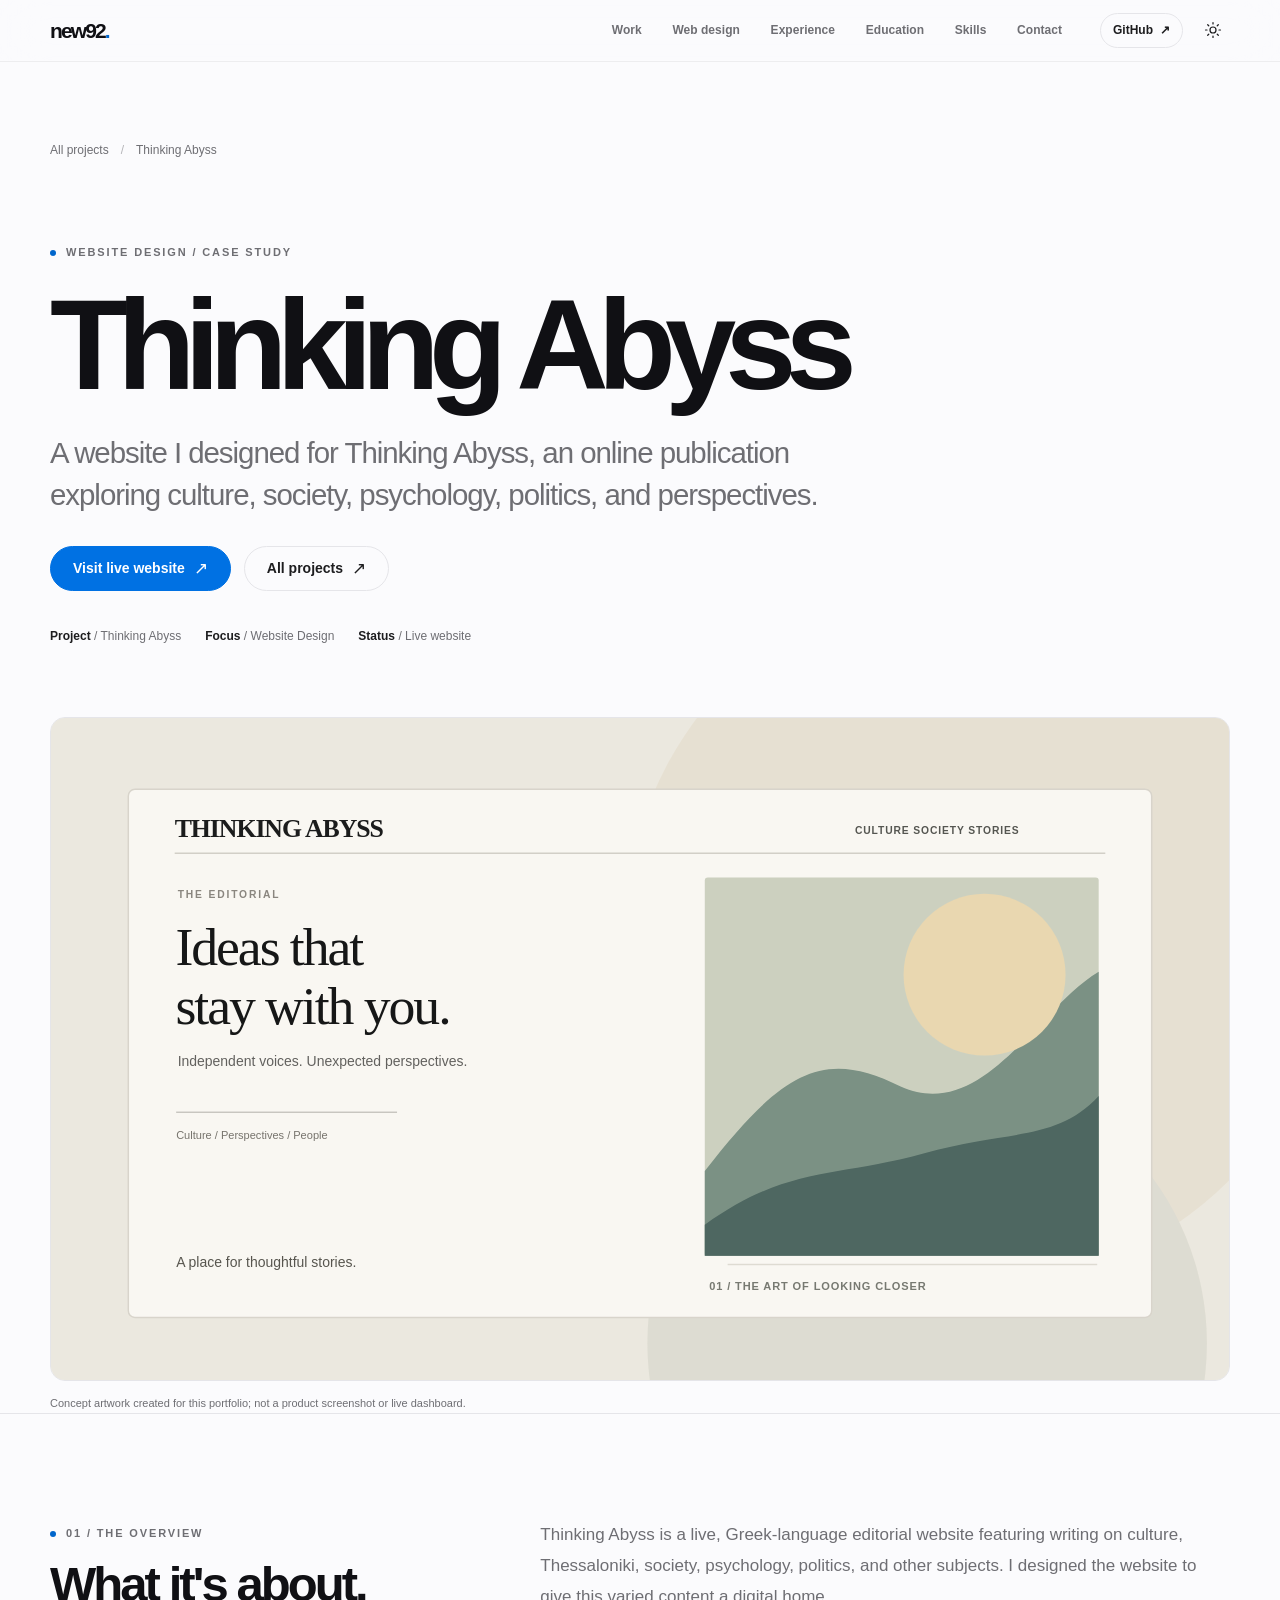
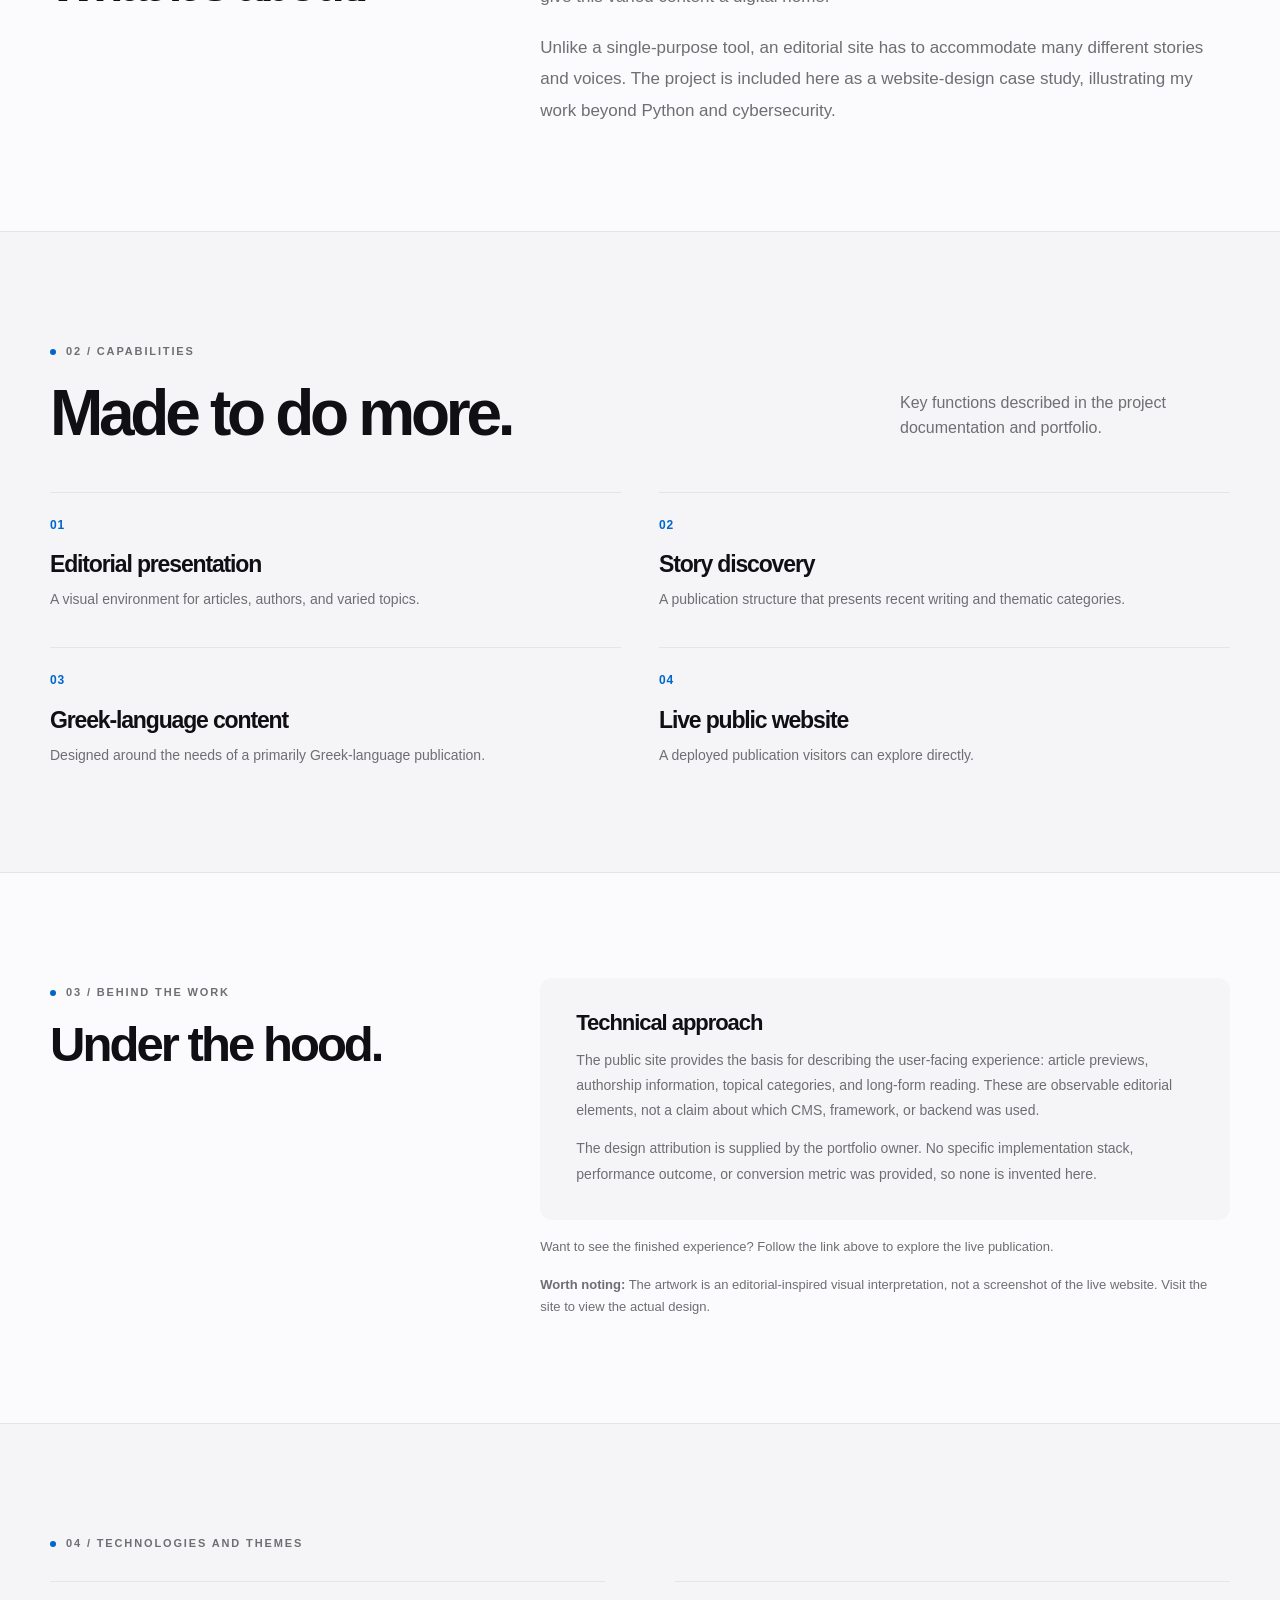
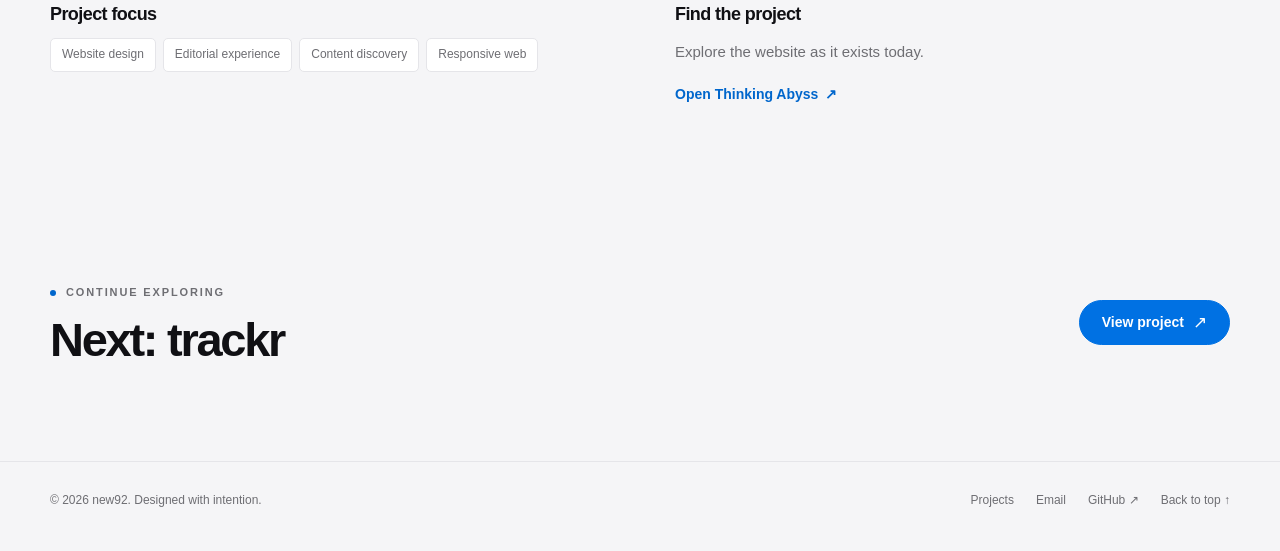
<file: projects/thinking-abyss.html>
<!doctype html><html lang="en" id="top"><head><meta charset="utf-8"><meta name="viewport" content="width=device-width,initial-scale=1,viewport-fit=cover"><meta name="theme-color" content="#fbfbfd"><meta name="color-scheme" content="light dark"><meta name="description" content="A website I designed for Thinking Abyss, an online publication exploring culture, society, psychology, politics, and perspectives."><title>Thinking Abyss — Case Study | new92</title><link rel="icon" href="../assets/favicon.svg" type="image/svg+xml"><link rel="stylesheet" href="../assets/style.css"></head><body><a class="skip-link" href="#main">Skip to content</a>
<nav class="site-nav" aria-label="Primary navigation"><div class="container nav-inner">
  <a class="brand" href="../index.html" aria-label="new92 — home">new92<span class="brand-dot">.</span></a>
  <div id="site-menu" class="nav-links" data-menu><a href="../index.html#work">Work</a><a href="../index.html#web-development">Web design</a><a href="../index.html#experience">Experience</a><a href="../index.html#education">Education</a><a href="../index.html#skills">Skills</a><a href="../index.html#contact">Contact</a></div>
  <div class="nav-actions"><a class="nav-github" href="https://github.com/new92" target="_blank" rel="noopener noreferrer" aria-label="GitHub profile, opens in a new tab">GitHub <span aria-hidden="true">↗</span></a>
    <button class="icon-button" type="button" data-theme-toggle aria-label="Toggle color theme" title="Toggle appearance"><svg viewBox="0 0 24 24" aria-hidden="true"><circle cx="12" cy="12" r="4"/><path d="M12 2v2m0 16v2M4.93 4.93l1.41 1.41m11.32 11.32 1.41 1.41M2 12h2m16 0h2M4.93 19.07l1.41-1.41M17.66 6.34l1.41-1.41"/></svg></button>
    <button class="icon-button menu-toggle" type="button" data-menu-toggle aria-expanded="false" aria-controls="site-menu" aria-label="Open navigation menu"><svg viewBox="0 0 24 24" aria-hidden="true"><path d="M4 7h16M4 12h16M4 17h16"/></svg></button>
  </div>
</div></nav><main id="main"><header class="project-hero"><div class="container"><div class="breadcrumb"><a href="../index.html#work">All projects</a><span class="chevron" aria-hidden="true">/</span><span>Thinking Abyss</span></div><div data-reveal><div class="eyebrow">WEBSITE DESIGN / CASE STUDY</div><h1 class="project-title">Thinking Abyss</h1><p class="project-deck">A website I designed for Thinking Abyss, an online publication exploring culture, society, psychology, politics, and perspectives.</p><div class="button-row" style="justify-content:flex-start"><a class="button button-primary" href="https://www.thinkingabyss.com/" target="_blank" rel="noopener noreferrer">Visit live website <span class="button-arrow" aria-hidden="true">↗</span></a><a class="button" href="../index.html#work">All projects <span class="button-arrow" aria-hidden="true">↗</span></a></div><div class="project-info"><span><b>Project</b>  /  Thinking Abyss</span><span><b>Focus</b>  /  Website Design</span><span><b>Status</b>  /  Live website</span></div></div></div></header>
<div class="container" data-reveal><div class="case-visual"><img src="../assets/thinking-abyss.svg" alt="Conceptual illustration for the Thinking Abyss project" width="1600" height="900" loading="eager" decoding="async"></div><p class="caption">Concept artwork created for this portfolio; not a product screenshot or live dashboard.</p></div>
<section class="case-section"><div class="container case-layout"><div data-reveal><span class="eyebrow">01 / The overview</span><h2>What it's about.</h2></div><div class="case-body" data-reveal><p>Thinking Abyss is a live, Greek-language editorial website featuring writing on culture, Thessaloniki, society, psychology, politics, and other subjects. I designed the website to give this varied content a digital home.</p><p>Unlike a single-purpose tool, an editorial site has to accommodate many different stories and voices. The project is included here as a website-design case study, illustrating my work beyond Python and cybersecurity.</p></div></div></section><section class="case-section section-soft"><div class="container"><div class="section-heading" data-reveal><div><span class="eyebrow">02 / Capabilities</span><h2>Made to do more.</h2></div><p>Key functions described in the project documentation and portfolio.</p></div><div class="feature-list"><div class="feature-item" data-reveal><span class="feature-number">01</span><h3>Editorial presentation</h3><p>A visual environment for articles, authors, and varied topics.</p></div><div class="feature-item" data-reveal><span class="feature-number">02</span><h3>Story discovery</h3><p>A publication structure that presents recent writing and thematic categories.</p></div><div class="feature-item" data-reveal><span class="feature-number">03</span><h3>Greek-language content</h3><p>Designed around the needs of a primarily Greek-language publication.</p></div><div class="feature-item" data-reveal><span class="feature-number">04</span><h3>Live public website</h3><p>A deployed publication visitors can explore directly.</p></div></div></div></section><section class="case-section"><div class="container case-layout"><div data-reveal><span class="eyebrow">03 / Behind the work</span><h2>Under the hood.</h2></div><div data-reveal><div class="technical-box"><h3>Technical approach</h3><p>The public site provides the basis for describing the user-facing experience: article previews, authorship information, topical categories, and long-form reading. These are observable editorial elements, not a claim about which CMS, framework, or backend was used.</p><p>The design attribution is supplied by the portfolio owner. No specific implementation stack, performance outcome, or conversion metric was provided, so none is invented here.</p></div><p class="case-note">Want to see the finished experience? Follow the link above to explore the live publication.</p><p class="case-note"><strong>Worth noting:</strong> The artwork is an editorial-inspired visual interpretation, not a screenshot of the live website. Visit the site to view the actual design.</p></div></div></section><section class="case-section section-soft"><div class="container"><span class="eyebrow">04 / Technologies and themes</span><div class="skills-grid" style="margin-top:25px"><div class="skill-group"><h3>Project focus</h3><ul class="skill-list"><li>Website design</li><li>Editorial experience</li><li>Content discovery</li><li>Responsive web</li></ul></div><div class="skill-group"><h3>Find the project</h3><p class="case-body" style="font-size:15px">Explore the website as it exists today.</p><p style="margin-top:15px"><a class="text-link" href="https://www.thinkingabyss.com/" target="_blank" rel="noopener noreferrer">Open Thinking Abyss <span aria-hidden="true">↗</span></a></p></div></div></div></section><section class="case-cta"><div class="container next-row"><div><span class="eyebrow">Continue exploring</span><h2>Next: trackr</h2></div><a class="button button-primary" href="trackr.html">View project <span class="button-arrow" aria-hidden="true">↗</span></a></div></section></main><footer class="site-footer"><div class="container footer-inner"><span>© 2026 new92. Designed with intention.</span><div class="footer-links"><a href="../index.html#work">Projects</a><a href="mailto:new92github@gmail.com">Email</a><a href="https://github.com/new92" target="_blank" rel="noopener noreferrer">GitHub ↗</a><a href="#top">Back to top ↑</a></div></div></footer><script src="../assets/site.js" defer></script></body></html>
</file>
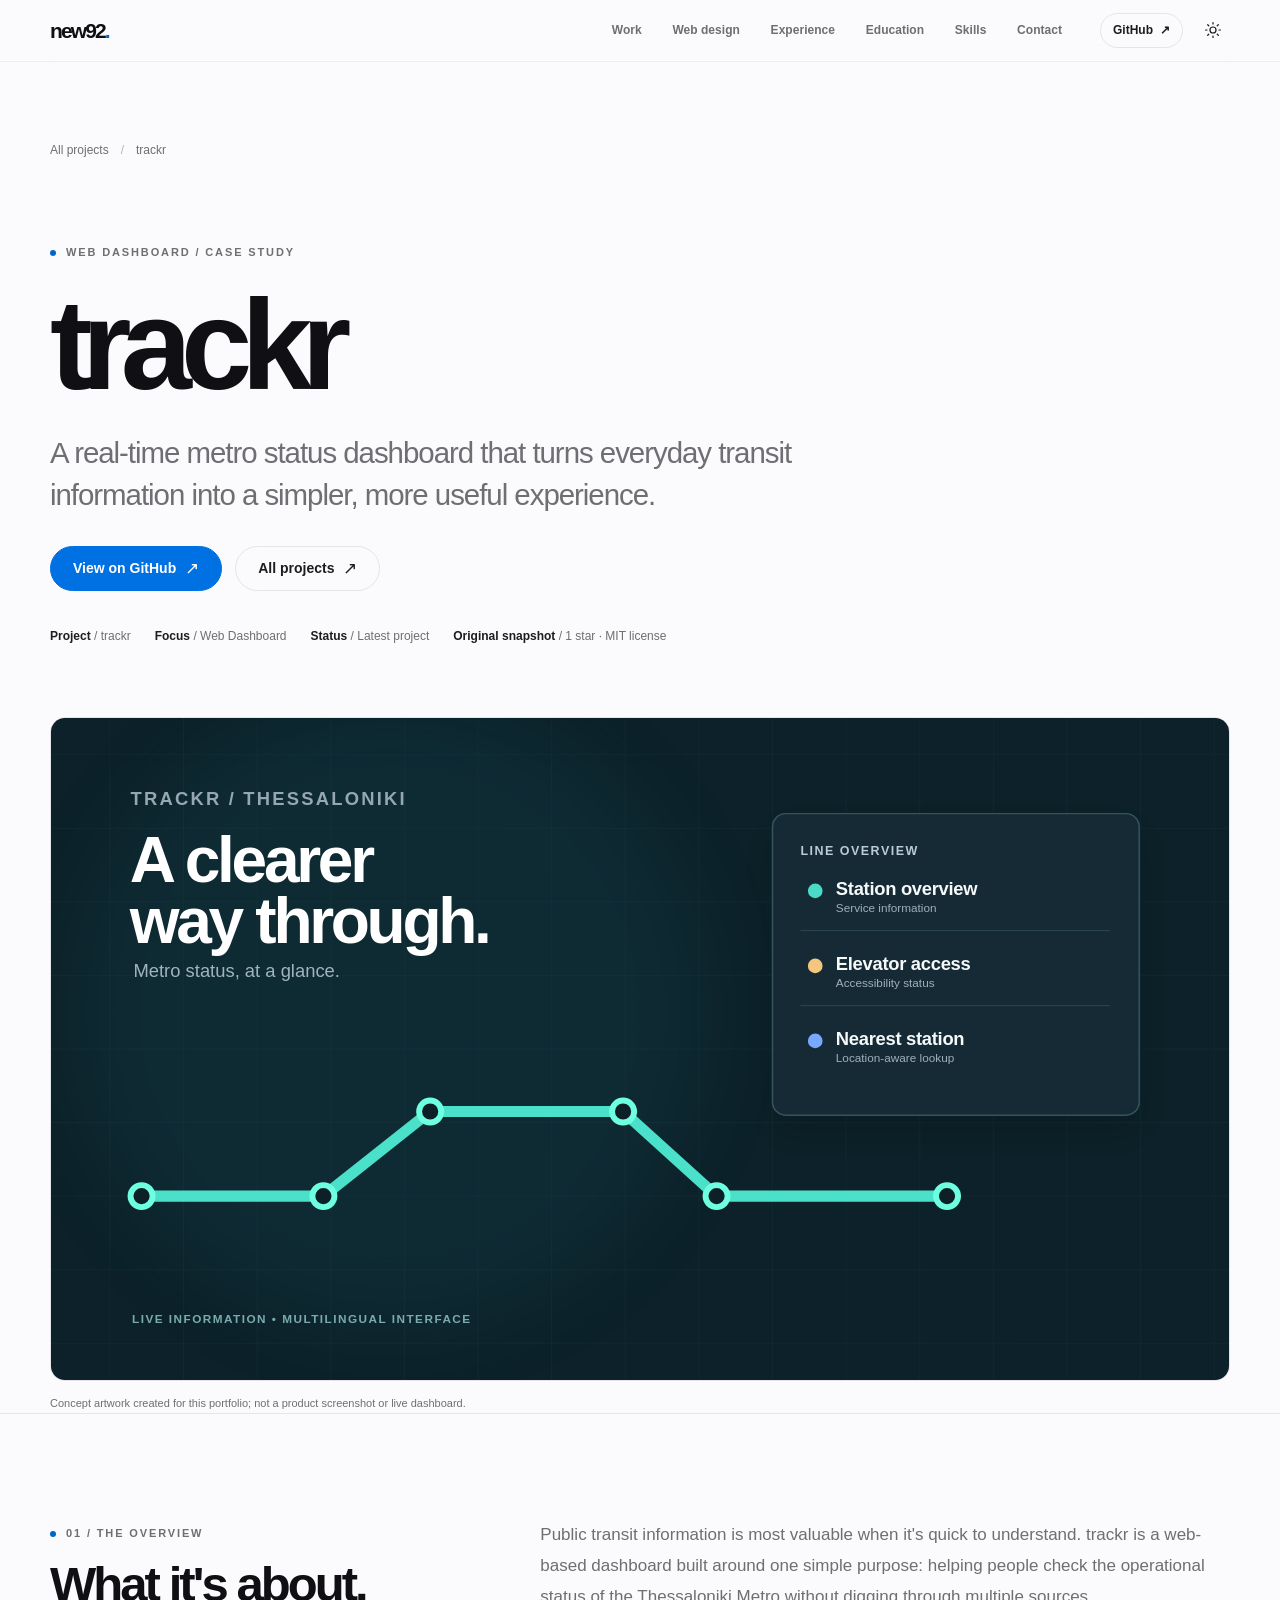
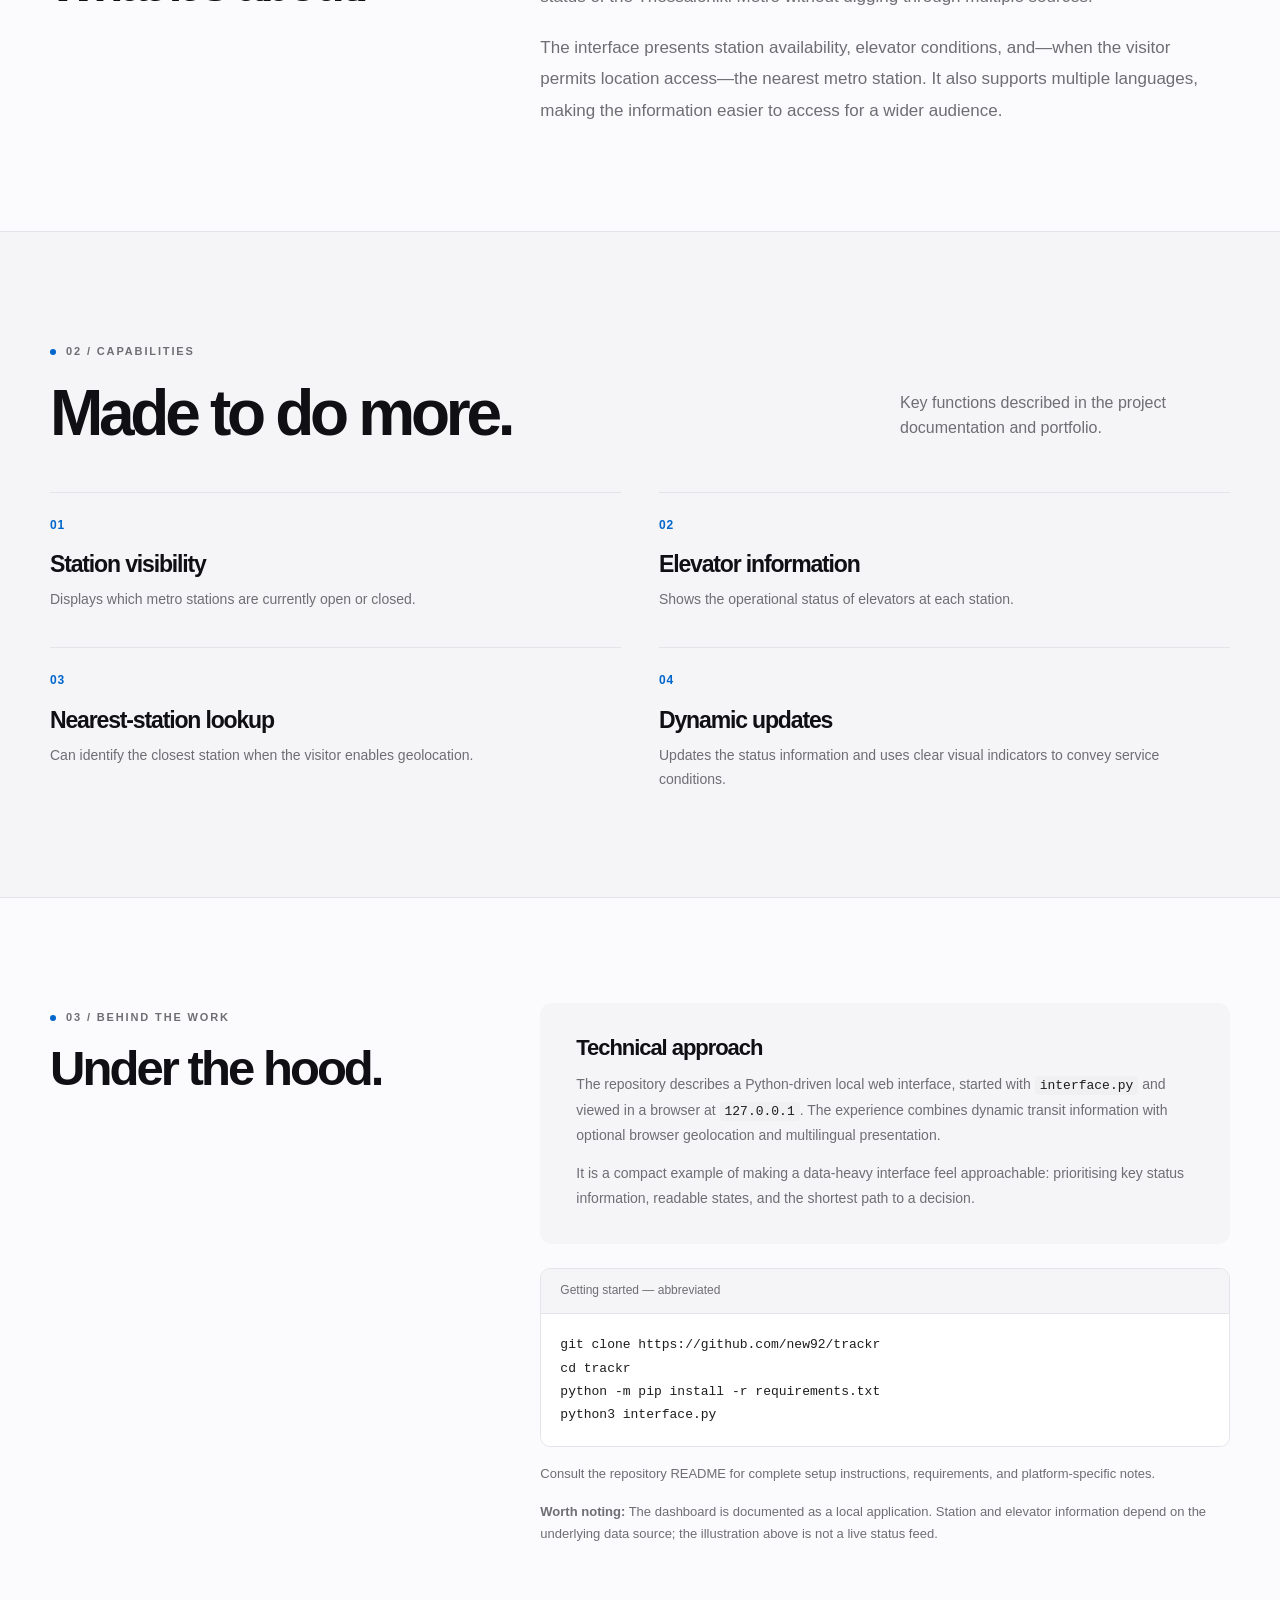
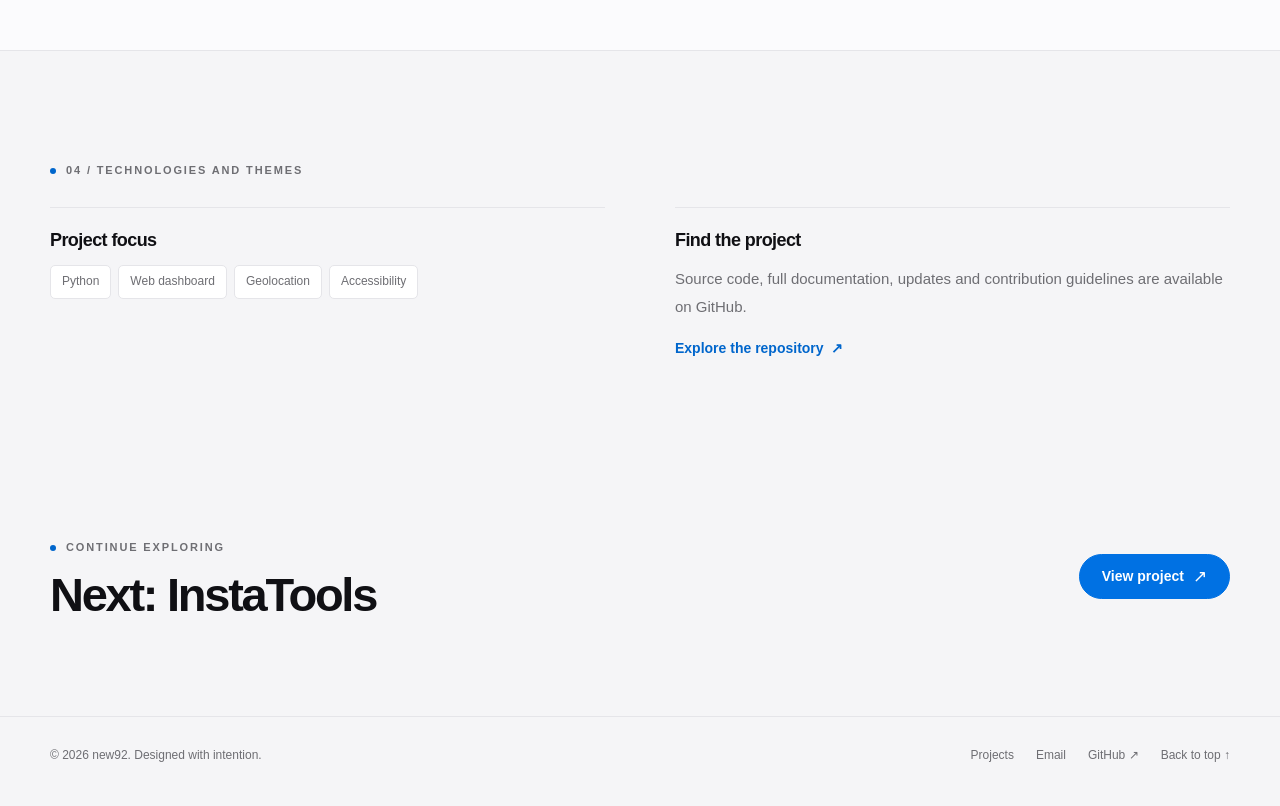
<file: projects/trackr.html>
<!doctype html><html lang="en" id="top"><head><meta charset="utf-8"><meta name="viewport" content="width=device-width,initial-scale=1,viewport-fit=cover"><meta name="theme-color" content="#fbfbfd"><meta name="color-scheme" content="light dark"><meta name="description" content="A real-time metro status dashboard that turns everyday transit information into a simpler, more useful experience."><title>trackr — Case Study | new92</title><link rel="icon" href="../assets/favicon.svg" type="image/svg+xml"><link rel="stylesheet" href="../assets/style.css"></head><body><a class="skip-link" href="#main">Skip to content</a>
<nav class="site-nav" aria-label="Primary navigation"><div class="container nav-inner">
  <a class="brand" href="../index.html" aria-label="new92 — home">new92<span class="brand-dot">.</span></a>
  <div id="site-menu" class="nav-links" data-menu><a href="../index.html#work">Work</a><a href="../index.html#web-development">Web design</a><a href="../index.html#experience">Experience</a><a href="../index.html#education">Education</a><a href="../index.html#skills">Skills</a><a href="../index.html#contact">Contact</a></div>
  <div class="nav-actions"><a class="nav-github" href="https://github.com/new92" target="_blank" rel="noopener noreferrer" aria-label="GitHub profile, opens in a new tab">GitHub <span aria-hidden="true">↗</span></a>
    <button class="icon-button" type="button" data-theme-toggle aria-label="Toggle color theme" title="Toggle appearance"><svg viewBox="0 0 24 24" aria-hidden="true"><circle cx="12" cy="12" r="4"/><path d="M12 2v2m0 16v2M4.93 4.93l1.41 1.41m11.32 11.32 1.41 1.41M2 12h2m16 0h2M4.93 19.07l1.41-1.41M17.66 6.34l1.41-1.41"/></svg></button>
    <button class="icon-button menu-toggle" type="button" data-menu-toggle aria-expanded="false" aria-controls="site-menu" aria-label="Open navigation menu"><svg viewBox="0 0 24 24" aria-hidden="true"><path d="M4 7h16M4 12h16M4 17h16"/></svg></button>
  </div>
</div></nav><main id="main"><header class="project-hero"><div class="container"><div class="breadcrumb"><a href="../index.html#work">All projects</a><span class="chevron" aria-hidden="true">/</span><span>trackr</span></div><div data-reveal><div class="eyebrow">WEB DASHBOARD / CASE STUDY</div><h1 class="project-title">trackr</h1><p class="project-deck">A real-time metro status dashboard that turns everyday transit information into a simpler, more useful experience.</p><div class="button-row" style="justify-content:flex-start"><a class="button button-primary" href="https://github.com/new92/trackr" target="_blank" rel="noopener noreferrer">View on GitHub <span class="button-arrow" aria-hidden="true">↗</span></a><a class="button" href="../index.html#work">All projects <span class="button-arrow" aria-hidden="true">↗</span></a></div><div class="project-info"><span><b>Project</b>  /  trackr</span><span><b>Focus</b>  /  Web Dashboard</span><span><b>Status</b>  /  Latest project</span><span><b>Original snapshot</b>  /  1 star · MIT license</span></div></div></div></header>
<div class="container" data-reveal><div class="case-visual"><img src="../assets/trackr.svg" alt="Conceptual illustration for the trackr project" width="1600" height="900" loading="eager" decoding="async"></div><p class="caption">Concept artwork created for this portfolio; not a product screenshot or live dashboard.</p></div>
<section class="case-section"><div class="container case-layout"><div data-reveal><span class="eyebrow">01 / The overview</span><h2>What it's about.</h2></div><div class="case-body" data-reveal><p>Public transit information is most valuable when it's quick to understand. trackr is a web-based dashboard built around one simple purpose: helping people check the operational status of the Thessaloniki Metro without digging through multiple sources.</p><p>The interface presents station availability, elevator conditions, and—when the visitor permits location access—the nearest metro station. It also supports multiple languages, making the information easier to access for a wider audience.</p></div></div></section><section class="case-section section-soft"><div class="container"><div class="section-heading" data-reveal><div><span class="eyebrow">02 / Capabilities</span><h2>Made to do more.</h2></div><p>Key functions described in the project documentation and portfolio.</p></div><div class="feature-list"><div class="feature-item" data-reveal><span class="feature-number">01</span><h3>Station visibility</h3><p>Displays which metro stations are currently open or closed.</p></div><div class="feature-item" data-reveal><span class="feature-number">02</span><h3>Elevator information</h3><p>Shows the operational status of elevators at each station.</p></div><div class="feature-item" data-reveal><span class="feature-number">03</span><h3>Nearest-station lookup</h3><p>Can identify the closest station when the visitor enables geolocation.</p></div><div class="feature-item" data-reveal><span class="feature-number">04</span><h3>Dynamic updates</h3><p>Updates the status information and uses clear visual indicators to convey service conditions.</p></div></div></div></section><section class="case-section"><div class="container case-layout"><div data-reveal><span class="eyebrow">03 / Behind the work</span><h2>Under the hood.</h2></div><div data-reveal><div class="technical-box"><h3>Technical approach</h3><p>The repository describes a Python-driven local web interface, started with <code>interface.py</code> and viewed in a browser at <code>127.0.0.1</code>. The experience combines dynamic transit information with optional browser geolocation and multilingual presentation.</p><p>It is a compact example of making a data-heavy interface feel approachable: prioritising key status information, readable states, and the shortest path to a decision.</p></div><div class="code-panel"><div class="code-caption">Getting started — abbreviated</div><pre><code>git clone https://github.com/new92/trackr
cd trackr
python -m pip install -r requirements.txt
python3 interface.py</code></pre></div><p class="case-note">Consult the repository README for complete setup instructions, requirements, and platform-specific notes.</p><p class="case-note"><strong>Worth noting:</strong> The dashboard is documented as a local application. Station and elevator information depend on the underlying data source; the illustration above is not a live status feed.</p></div></div></section><section class="case-section section-soft"><div class="container"><span class="eyebrow">04 / Technologies and themes</span><div class="skills-grid" style="margin-top:25px"><div class="skill-group"><h3>Project focus</h3><ul class="skill-list"><li>Python</li><li>Web dashboard</li><li>Geolocation</li><li>Accessibility</li></ul></div><div class="skill-group"><h3>Find the project</h3><p class="case-body" style="font-size:15px">Source code, full documentation, updates and contribution guidelines are available on GitHub.</p><p style="margin-top:15px"><a class="text-link" href="https://github.com/new92/trackr" target="_blank" rel="noopener noreferrer">Explore the repository <span aria-hidden="true">↗</span></a></p></div></div></div></section><section class="case-cta"><div class="container next-row"><div><span class="eyebrow">Continue exploring</span><h2>Next: InstaTools</h2></div><a class="button button-primary" href="instatools.html">View project <span class="button-arrow" aria-hidden="true">↗</span></a></div></section></main><footer class="site-footer"><div class="container footer-inner"><span>© 2026 new92. Designed with intention.</span><div class="footer-links"><a href="../index.html#work">Projects</a><a href="mailto:new92github@gmail.com">Email</a><a href="https://github.com/new92" target="_blank" rel="noopener noreferrer">GitHub ↗</a><a href="#top">Back to top ↑</a></div></div></footer><script src="../assets/site.js" defer></script></body></html>
</file>
<file: assets/style.css>
/* new92 — a quiet, editorial design system */
:root {
  color-scheme: light;
  --bg: #fbfbfd;
  --surface: #fff;
  --surface-2: #f5f5f7;
  --ink: #1d1d1f;
  --heading: #101014;
  --muted: #6e6e73;
  --line: #e5e5e9;
  --blue: #0066cc;
  --blue-hover: #0053a6;
  --chip: #f0f0f3;
  --nav: rgb(251 251 253 / 83%);
  --shadow: 0 24px 90px rgb(0 0 0 / 7%);
  --radius: 16px;
  --max: 1180px;
  font-family: -apple-system, BlinkMacSystemFont, 'SF Pro Display', 'SF Pro Text', 'Helvetica Neue', Helvetica, Arial, sans-serif;
}
@media (prefers-color-scheme: dark) {
  :root:not([data-theme='light']) {
    color-scheme: dark;
    --bg: #0b0b0d; --surface: #161618; --surface-2: #1c1c1e; --ink: #e8e8ed;
    --heading: #f5f5f7; --muted: #a1a1aa; --line: #2c2c30;
    --blue: #74b5ff; --blue-hover: #a3ceff; --chip: #252529;
    --nav: rgb(11 11 13 / 83%); --shadow: 0 24px 90px rgb(0 0 0 / 18%);
  }
}
:root[data-theme='dark'] {
  color-scheme: dark;
  --bg: #0b0b0d; --surface: #161618; --surface-2: #1c1c1e; --ink: #e8e8ed;
  --heading: #f5f5f7; --muted: #a1a1aa; --line: #2c2c30;
  --blue: #74b5ff; --blue-hover: #a3ceff; --chip: #252529;
  --nav: rgb(11 11 13 / 83%); --shadow: 0 24px 90px rgb(0 0 0 / 18%);
}
*,*::before,*::after { box-sizing: border-box; }
html { scroll-behavior: smooth; scroll-padding-top: 92px; }
body { margin: 0; min-width: 320px; background: var(--bg); color: var(--ink); font-size: 16px; line-height: 1.65; -webkit-font-smoothing: antialiased; }
body,button { font-family: -apple-system, BlinkMacSystemFont, 'SF Pro Display', 'SF Pro Text', 'Helvetica Neue', Helvetica, Arial, sans-serif; }
::selection { background: #b8d8ff; color: #0b2545; }
img { max-width: 100%; display: block; }
a { color: var(--blue); text-decoration: none; }
a:hover { color: var(--blue-hover); }
button { cursor: pointer; }
button:focus-visible,a:focus-visible { outline: 3px solid var(--blue); outline-offset: 4px; border-radius: 4px; }
h1,h2,h3,h4,p { margin-top: 0; }
h1,h2,h3,h4 { color: var(--heading); line-height: 1.08; letter-spacing: -.048em; font-weight: 670; }
p { margin-bottom: 0; }
.container { width: min(calc(100% - 72px), var(--max)); margin-inline: auto; }
.skip-link { position: absolute; z-index: 1000; top: -80px; left: 12px; background: var(--heading); color: var(--bg); padding: 12px 18px; border-radius: 8px; }
.skip-link:focus { top: 12px; }
.site-nav { position: sticky; top: 0; z-index: 100; height: 62px; padding-top: env(safe-area-inset-top); background: var(--nav); border-bottom: 1px solid color-mix(in srgb, var(--line) 66%, transparent); -webkit-backdrop-filter: saturate(180%) blur(22px); backdrop-filter: saturate(180%) blur(22px); }
.nav-inner { height: 100%; display: flex; gap: 26px; align-items: center; }
.brand { font-size: 21px; color: var(--heading); font-weight: 770; letter-spacing: -.09em; line-height: 1; }
.brand .brand-dot { color: var(--blue); }
.brand:hover { color: var(--heading); }
.nav-links { display: flex; gap: clamp(16px, 2.4vw, 35px); align-items: center; margin-left: auto; }
.nav-links a { font-size: 12px; color: var(--muted); font-weight: 560; letter-spacing: .003em; transition: color .22s ease; }
.nav-links a:hover, .nav-links a[aria-current='page'] { color: var(--heading); }
.nav-actions { display: flex; align-items: center; gap: 13px; margin-left: 12px; }
.icon-button { display: inline-grid; place-items: center; width: 34px; height: 34px; background: transparent; border: 0; border-radius: 50%; color: var(--ink); transition: background .22s ease, transform .22s ease; }
.icon-button:hover { background: var(--chip); transform: translateY(-1px); }
.icon-button svg { width: 18px; height: 18px; stroke: currentColor; fill: none; stroke-width: 1.65; stroke-linecap: round; stroke-linejoin: round; }
.nav-github { display: inline-flex; align-items: center; gap: 7px; padding: 7px 12px; border: 1px solid var(--line); border-radius: 999px; font-size: 12px; font-weight: 600; color: var(--ink); }
.nav-github:hover { border-color: var(--muted); color: var(--heading); }
.menu-toggle { display: none; }
.eyebrow { display: inline-flex; align-items: center; gap: 10px; font-size: 11px; line-height: 1.6; letter-spacing: .17em; font-weight: 740; text-transform: uppercase; color: var(--muted); }
.eyebrow::before { content: ''; width: 6px; height: 6px; border-radius: 50%; background: var(--blue); }
.hero { padding: clamp(94px, 10vw, 146px) 0 112px; text-align: center; overflow: hidden; }
.hero-inner { max-width: 1010px; margin-inline: auto; }
.hero h1 { font-size: clamp(58px, 8.1vw, 112px); margin: 24px auto 24px; line-height: .99; font-weight: 700; letter-spacing: -.083em; }
.hero h1 .secondary { color: #898990; display: block; }
.hero-intro { font-size: clamp(17px, 1.7vw, 21px); line-height: 1.58; max-width: 650px; margin: 0 auto 31px; color: var(--muted); letter-spacing: -.015em; }
.hero-intro strong { color: var(--ink); font-weight: 590; }
.button-row { display: flex; gap: 13px; flex-wrap: wrap; justify-content: center; align-items: center; }
.button { display: inline-flex; justify-content: center; align-items: center; gap: 9px; min-height: 44px; border-radius: 999px; padding: 10px 22px; font-size: 14px; font-weight: 650; border: 1px solid var(--line); background: transparent; color: var(--ink); transition: transform .22s ease, background .22s ease, border-color .22s ease, color .22s ease; }
.button:hover { transform: translateY(-2px); border-color: var(--muted); color: var(--heading); }
.button-primary { color: #fff; background: #0071e3; border-color: #0071e3; }
.button-primary:hover { background: #0077ed; color: #fff; border-color: #0077ed; }
.button-arrow { font-size: 17px; line-height: 1; font-weight: 400; }
.hero-stage { margin: 86px auto 0; max-width: 1180px; position: relative; isolation: isolate; }
.hero-stage::before { content: ''; position: absolute; width: 63%; height: 46%; left: 18%; bottom: -30px; filter: blur(70px); background: rgb(55 112 184 / 12%); z-index: -1; }
.hero-screen { position: relative; height: clamp(270px, 42vw, 560px); overflow: hidden; border-radius: 22px; background: #101115; color: #fff; border: 1px solid #32333a; box-shadow: 0 43px 80px rgb(0 0 0 / 16%), 0 3px 16px rgb(0 0 0 / 12%); }
.hero-screen::before { content: ''; position: absolute; inset: 0; background: radial-gradient(ellipse at 55% 82%, rgb(74 110 177 / 25%), transparent 45%), radial-gradient(ellipse at 17% 15%, rgb(68 72 96 / 28%), transparent 42%); }
.hero-screen .stage-top { position: absolute; top: 24px; left: 29px; right: 29px; display: flex; justify-content: space-between; color: #828895; font-size: 11px; letter-spacing: .12em; text-transform: uppercase; font-weight: 600; }
.stage-center { position: absolute; inset: 0; display: grid; place-items: center; }
.stage-rings { width: min(66%, 650px); aspect-ratio: 1; border-radius: 50%; border: 1px solid rgb(169 195 255 / 21%); position: absolute; top: 54%; left: 50%; transform: translate(-50%,-50%) rotate(-24deg) scaleY(.59); }
.stage-rings::before,.stage-rings::after { content: ''; position: absolute; border-radius: 50%; inset: 11%; border: 1px solid rgb(177 192 233 / 31%); }
.stage-rings::after { inset: 24%; border-color: rgb(205 212 245 / 35%); }
.stage-center .stage-mark { position: relative; color: white; font-weight: 690; font-size: clamp(72px, 15vw, 215px); letter-spacing: -.11em; line-height: 1; text-shadow: 0 5px 48px rgb(92 136 211 / 22%); }
.stage-center .stage-mark span { color: #8ab5ff; }
.stage-foot { position: absolute; bottom: 26px; left: 30px; right: 30px; display: flex; justify-content: space-between; font: 500 11px/1.5 ui-monospace, SFMono-Regular, Menlo, Monaco, monospace; color: #858b9a; }
.stage-foot .point { color: #aecbff; }
.section { padding: 116px 0; }
.section-soft { background: var(--surface-2); }
.section-border { border-top: 1px solid var(--line); }
.section-heading { display: flex; justify-content: space-between; align-items: end; gap: 28px; margin-bottom: 44px; }
.section-heading h2 { font-size: clamp(39px, 5vw, 66px); margin: 15px 0 0; letter-spacing: -.067em; }
.section-heading p { max-width: 330px; color: var(--muted); font-size: 16px; line-height: 1.58; padding-bottom: 7px; }
.text-link { display: inline-flex; align-items: center; gap: 7px; font-size: 14px; font-weight: 620; color: var(--blue); }
.text-link span { transition: transform .22s ease; }
.text-link:hover span { transform: translateX(4px); }
.feature-card { display: grid; grid-template-columns: minmax(0, 1.25fr) minmax(300px, .75fr); background: var(--surface); border: 1px solid var(--line); border-radius: var(--radius); overflow: hidden; min-height: 470px; }
.feature-card .feature-media { background: #e9e5e0; display: flex; align-items: center; justify-content: center; overflow: hidden; }
.feature-media img { width: 100%; height: 100%; object-fit: cover; transition: transform .7s cubic-bezier(.2,.75,.25,1); }
.feature-card:hover .feature-media img, .project-tile:hover img { transform: scale(1.035); }
.feature-text { display: flex; flex-direction: column; justify-content: center; padding: clamp(30px, 5vw, 65px); }
.feature-text h3 { font-size: clamp(40px, 4.2vw, 58px); letter-spacing: -.065em; margin: 16px 0 18px; }
.feature-text p { font-size: 17px; line-height: 1.62; color: var(--muted); margin-bottom: 28px; max-width: 340px; }
.project-grid { display: grid; grid-template-columns: repeat(2, minmax(0, 1fr)); gap: 24px; }
.project-tile { min-width: 0; display: flex; flex-direction: column; overflow: hidden; border: 1px solid var(--line); border-radius: var(--radius); background: var(--surface); transition: border-color .25s ease, transform .25s ease; }
.project-tile:hover { transform: translateY(-4px); border-color: color-mix(in srgb, var(--muted) 45%, var(--line)); }
.tile-art { overflow: hidden; aspect-ratio: 1.66 / 1; background: var(--surface-2); }
.tile-art img { object-fit: cover; width: 100%; height: 100%; transition: transform .7s cubic-bezier(.2,.75,.25,1); }
.tile-copy { padding: 28px 30px 31px; display: flex; flex: 1; flex-direction: column; align-items: flex-start; }
.tile-meta { display: flex; flex-wrap: wrap; gap: 10px; align-items: center; color: var(--muted); font-size: 11px; font-weight: 630; letter-spacing: .08em; text-transform: uppercase; }
.tile-meta .sep { display: inline-block; height: 3px; width: 3px; border-radius: 50%; background: var(--muted); opacity: .6; }
.project-tile h3 { font-size: clamp(28px, 3vw, 36px); margin: 14px 0 10px; letter-spacing: -.055em; }
.project-tile p { color: var(--muted); font-size: 15px; line-height: 1.6; max-width: 46ch; margin-bottom: 23px; }
.project-tile .text-link { margin-top: auto; }
.project-grid + .center-link { margin-top: 37px; text-align: center; }
.simple-grid { display: grid; grid-template-columns: 1fr 1fr; gap: 0 80px; }
.timeline-item { padding: 27px 0 30px; border-top: 1px solid var(--line); }
.timeline-item:last-child { border-bottom: 1px solid var(--line); }
.timeline-top { display: flex; gap: 12px; align-items: baseline; justify-content: space-between; }
.timeline-item h3 { font-size: 23px; letter-spacing: -.044em; margin: 0; line-height: 1.18; }
.timeline-date { color: var(--muted); white-space: nowrap; font-size: 12px; }
.timeline-place { margin: 9px 0 10px; color: var(--ink); font-size: 14px; font-weight: 640; }
.timeline-item p:last-child { color: var(--muted); font-size: 14px; line-height: 1.78; }
.about-section .section-heading { margin-bottom: 50px; }
.about-intro { max-width: 800px; font-size: clamp(25px, 3.15vw, 43px); line-height: 1.33; letter-spacing: -.047em; font-weight: 560; color: var(--heading); margin-bottom: 75px; }
.about-intro span { color: var(--muted); }
.metrics { display: grid; grid-template-columns: repeat(4,1fr); border-top: 1px solid var(--line); border-bottom: 1px solid var(--line); margin-top: 54px; }
.metric { padding: 25px 28px 27px 0; }
.metric:not(:first-child) { border-left: 1px solid var(--line); padding-left: 28px; }
.metric strong { display: block; font-size: clamp(29px, 3.9vw, 49px); line-height: 1.1; font-weight: 665; letter-spacing: -.07em; color: var(--heading); }
.metric span { display: block; color: var(--muted); font-size: 12px; margin-top: 11px; }
.metrics-note { margin-top: 11px; font-size: 11px; color: var(--muted); }
.skills-grid { display: grid; grid-template-columns: repeat(2,minmax(0,1fr)); gap: 35px 70px; }
.skill-group { border-top: 1px solid var(--line); padding-top: 23px; }
.skill-group h3 { font-size: 18px; letter-spacing: -.032em; margin-bottom: 14px; }
.skill-list { display: flex; flex-wrap: wrap; gap: 7px; list-style: none; padding: 0; margin: 0; }
.skill-list li { padding: 6px 11px; font-size: 12px; font-weight: 540; border: 1px solid var(--line); border-radius: 5px; color: var(--muted); background: var(--surface); }
.profiles-panel { display: grid; grid-template-columns: 1fr 1fr; gap: 50px; border-top: 1px solid var(--line); padding-top: 26px; margin-top: 65px; }
.profiles-panel h3 { font-size: 18px; margin-bottom: 19px; }
.profile-list { display: grid; grid-template-columns: 1fr 1fr; gap: 8px 14px; }
.profile-list a { font-size: 13px; font-weight: 590; color: var(--ink); padding: 10px 0; border-bottom: 1px solid var(--line); }
.profile-list a:hover { color: var(--blue); }
.profile-list a span { float: right; color: var(--muted); font-weight: 400; }
.achievement-list { color: var(--muted); font-size: 14px; line-height: 2.1; }
.contact-band { background: #111115; color: #fff; padding: 105px 0 100px; text-align: center; }
.contact-band .eyebrow { color: #b6b6c0; }
.contact-band h2 { color: #fff; font-size: clamp(48px, 7vw, 90px); letter-spacing: -.075em; margin: 20px auto 25px; }
.contact-band p { font-size: 17px; color: #b7b7c0; margin: 0 auto 30px; max-width: 480px; }
.contact-band .button:not(.button-primary) { color: #fff; border-color: #5c5c64; }
.contact-band .button:not(.button-primary):hover { background: #25252a; }
.site-footer { padding: 29px 0 40px; background: var(--surface-2); border-top: 1px solid var(--line); }
.footer-inner { display: flex; justify-content: space-between; align-items: center; flex-wrap: wrap; gap: 16px; color: var(--muted); font-size: 12px; }
.footer-links { display: flex; gap: 22px; flex-wrap: wrap; }
.footer-links a { color: var(--muted); }
.footer-links a:hover { color: var(--heading); }
/* Case study pages */
.project-hero { padding: 79px 0 70px; }
.breadcrumb { font-size: 12px; color: var(--muted); margin-bottom: 77px; display: flex; align-items: center; gap: 12px; }
.breadcrumb a { color: var(--muted); }
.breadcrumb a:hover { color: var(--blue); }
.breadcrumb .chevron { opacity: .5; }
.project-hero .eyebrow { margin-bottom: 21px; }
.project-title { font-size: clamp(66px, 10vw, 130px); letter-spacing: -.085em; margin: 0 0 25px; line-height: .97; }
.project-deck { font-size: clamp(21px, 2.3vw, 30px); color: var(--muted); line-height: 1.43; letter-spacing: -.035em; max-width: 790px; margin-bottom: 30px; }
.project-info { display: flex; align-items: center; flex-wrap: wrap; gap: 10px 24px; color: var(--muted); margin-top: 36px; font-size: 12px; }
.project-info b { font-weight: 610; color: var(--ink); }
.case-visual { width: 100%; border-radius: 15px; overflow: hidden; border: 1px solid var(--line); background: var(--surface-2); }
.case-visual img { width: 100%; height: auto; aspect-ratio: 16 / 9; object-fit: cover; }
.caption { color: var(--muted); font-size: 11px; margin-top: 13px; }
.case-section { padding: 105px 0; border-top: 1px solid var(--line); }
.case-layout { display: grid; grid-template-columns: minmax(220px, .36fr) minmax(0, .64fr); gap: clamp(50px, 8vw, 150px); }
.case-layout h2 { font-size: clamp(33px, 4vw, 49px); letter-spacing: -.06em; margin: 13px 0 0; }
.case-body { font-size: 17px; line-height: 1.85; color: var(--muted); }
.case-body p + p { margin-top: 19px; }
.case-body strong { color: var(--ink); font-weight: 620; }
.feature-list { display: grid; grid-template-columns: 1fr 1fr; gap: 36px 38px; }
.feature-item { padding-top: 18px; border-top: 1px solid var(--line); }
.feature-number { color: var(--blue); font-size: 12px; font-weight: 670; letter-spacing: .06em; }
.feature-item h3 { margin: 15px 0 10px; font-size: 23px; letter-spacing: -.05em; }
.feature-item p { color: var(--muted); font-size: 14px; line-height: 1.75; }
.technical-box { padding: 33px 36px; background: var(--surface-2); border-radius: 12px; }
.technical-box h3 { font-size: 22px; margin-bottom: 13px; }
.technical-box p { font-size: 14px; line-height: 1.8; color: var(--muted); }
.technical-box p + p { margin-top: 13px; }
.technical-box code,.case-body code { color: var(--ink); font: 13px/1.5 ui-monospace, SFMono-Regular, Menlo, Consolas, monospace; background: var(--chip); padding: 2px 5px; border-radius: 4px; }
.code-panel { margin: 24px 0 0; border: 1px solid var(--line); border-radius: 10px; overflow: hidden; }
.code-caption { padding: 12px 19px; background: var(--surface-2); font-size: 12px; color: var(--muted); border-bottom: 1px solid var(--line); }
pre { padding: 19px; overflow-x: auto; margin: 0; background: var(--surface); color: var(--ink); font: 13px/1.8 ui-monospace,SFMono-Regular,Menlo,Consolas,monospace; tab-size: 2; white-space: pre; }
.case-note { margin-top: 16px; font-size: 13px; line-height: 1.7; color: var(--muted); }
.case-cta { padding: 66px 0 95px; background: var(--surface-2); }
.next-row { display: flex; align-items: center; justify-content: space-between; gap: 24px; }
.next-row h2 { font-size: clamp(30px, 4vw, 47px); margin: 11px 0 0; }
.next-row a { flex-shrink: 0; }
/* Intentional motion */
@media (prefers-reduced-motion: no-preference) {
  .js [data-reveal] { opacity: 0; transform: translateY(22px); transition: opacity .75s ease, transform .75s cubic-bezier(.2,.75,.25,1); }
  .js [data-reveal].revealed { opacity: 1; transform: translateY(0); }
}
@media (max-width: 980px) {
  .nav-links { gap: 18px; }
  .nav-github { display: none; }
  .feature-card { grid-template-columns: 1fr 1fr; min-height: 400px; }
  .simple-grid { gap: 40px; }
}
@media (max-width: 730px) {
  .container { width: min(calc(100% - 42px), var(--max)); }
  .site-nav { height: 58px; }
  .nav-inner { gap: 12px; }
  .nav-actions { margin-left: auto; gap: 9px; }
  .menu-toggle { display: inline-grid; }
  .nav-links { position: absolute; top: 58px; left: 0; right: 0; display: none; background: var(--bg); padding: 18px 22px 24px; border-bottom: 1px solid var(--line); margin: 0; box-shadow: 0 18px 35px rgb(0 0 0 / 5%); }
  .nav-links.is-open { display: flex; flex-direction: column; align-items: stretch; gap: 0; }
  .nav-links a { font-size: 17px; padding: 12px 5px; color: var(--ink); border-bottom: 1px solid var(--line); }
  .nav-links a:last-child { border-bottom: 0; }
  .hero { padding: 87px 0 75px; }
  .hero h1 { font-size: clamp(52px, 12.5vw, 79px); margin-top: 20px; }
  .hero-stage { margin-top: 57px; }
  .hero-screen { height: clamp(260px, 54vw, 400px); border-radius: 15px; }
  .stage-foot { bottom: 15px; left: 17px; right: 17px; font-size: 8px; }
  .hero-screen .stage-top { top: 16px; left: 17px; right: 17px; font-size: 8px; }
  .stage-rings { width: 95%; }
  .section { padding: 78px 0; }
  .section-heading { align-items: flex-start; flex-direction: column; gap: 10px; margin-bottom: 29px; }
  .section-heading p { max-width: 510px; }
  .feature-card { grid-template-columns: 1fr; }
  .feature-media { aspect-ratio: 1.65 / 1; }
  .feature-text { padding: 32px; }
  .feature-text h3 { font-size: 39px; margin: 12px 0; }
  .feature-text p { max-width: none; }
  .project-grid { gap: 18px; }
  .tile-copy { padding: 23px; }
  .simple-grid { grid-template-columns: 1fr; gap: 28px; }
  .about-intro { margin-bottom: 49px; }
  .metrics { grid-template-columns: repeat(2,1fr); }
  .metric:nth-child(3) { border-left: 0; padding-left: 0; border-top: 1px solid var(--line); }
  .metric:nth-child(4) { border-top: 1px solid var(--line); }
  .skills-grid { gap: 27px; }
  .profiles-panel { grid-template-columns: 1fr; gap: 30px; }
  .project-hero { padding-top: 35px; }
  .breadcrumb { margin-bottom: 69px; }
  .project-title { font-size: clamp(64px, 14vw, 96px); }
  .case-section { padding: 74px 0; }
  .case-layout { grid-template-columns: 1fr; gap: 33px; }
  .case-layout h2 { margin: 9px 0 0; }
  .feature-list { gap: 28px; }
  .case-cta { padding: 58px 0 70px; }
}
@media (max-width: 520px) {
  .hero h1 { font-size: clamp(47px, 13vw, 69px); }
  .hero-intro { font-size: 16px; }
  .hero-screen { height: 265px; }
  .stage-center .stage-mark { font-size: 76px; }
  .section-heading h2 { font-size: 40px; }
  .project-grid, .skills-grid { grid-template-columns: 1fr; }
  .tile-art { aspect-ratio: 1.8/1; }
  .metric { padding-right: 15px; }
  .metric:nth-child(even) { padding-left: 16px; }
  .metrics strong { font-size: 35px; }
  .profile-list { grid-template-columns: 1fr 1fr; }
  .timeline-top { flex-direction: column; gap: 6px; }
  .contact-band { padding: 78px 0; }
  .contact-band h2 { font-size: 48px; }
  .footer-inner { align-items: flex-start; flex-direction: column; }
  .feature-list { grid-template-columns: 1fr; }
  .project-title { font-size: clamp(60px, 15vw, 82px); }
  .project-deck { font-size: 21px; }
  .project-hero { padding-bottom: 47px; }
  .case-section { padding: 66px 0; }
  .technical-box { padding: 24px; }
  .next-row { align-items: flex-start; flex-direction: column; }
}
@media print {
  :root { color-scheme: light; }
  .site-nav,.hero-stage,.button-row,.contact-band,.site-footer { display: none !important; }
  body { background: #fff; color: #000; }
  .section,.case-section { padding: 25px 0; }
  [data-reveal] { opacity: 1 !important; transform: none !important; }
  a { color: #000; text-decoration: underline; }
}
</file>
